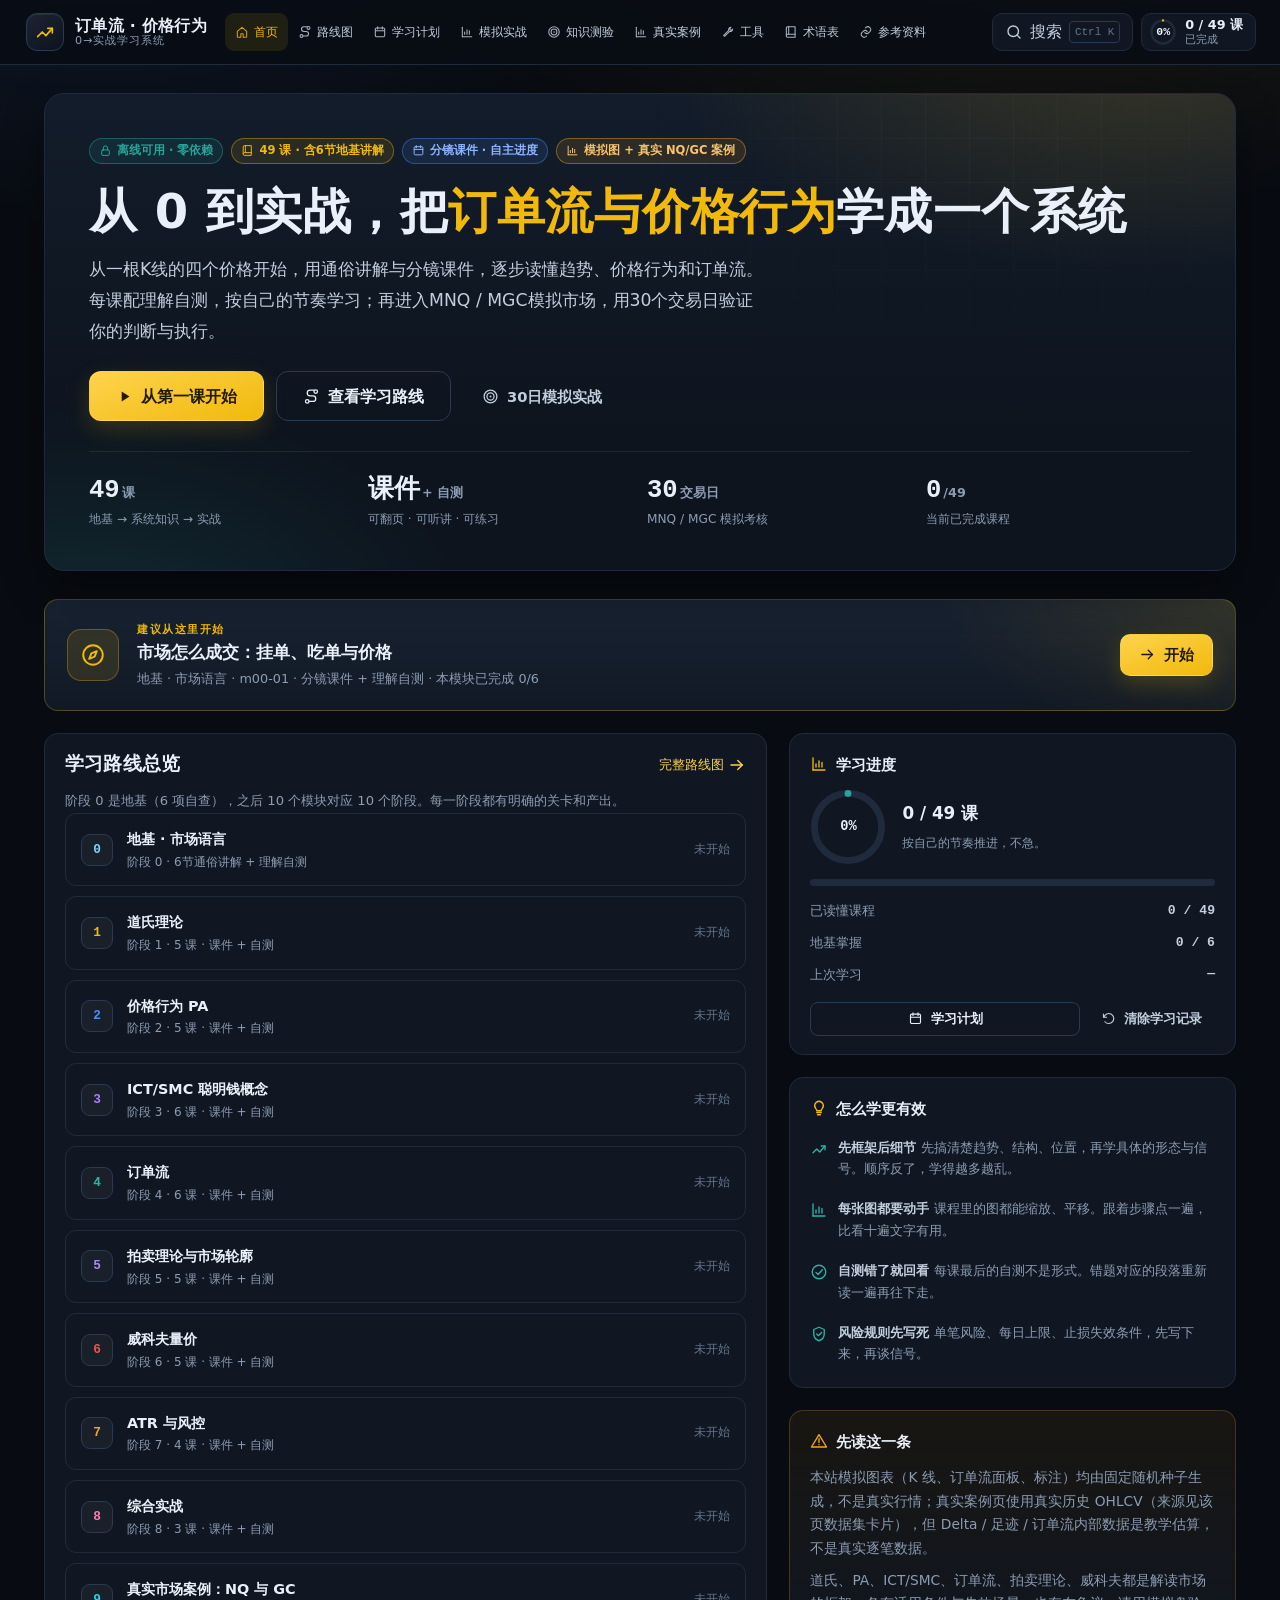
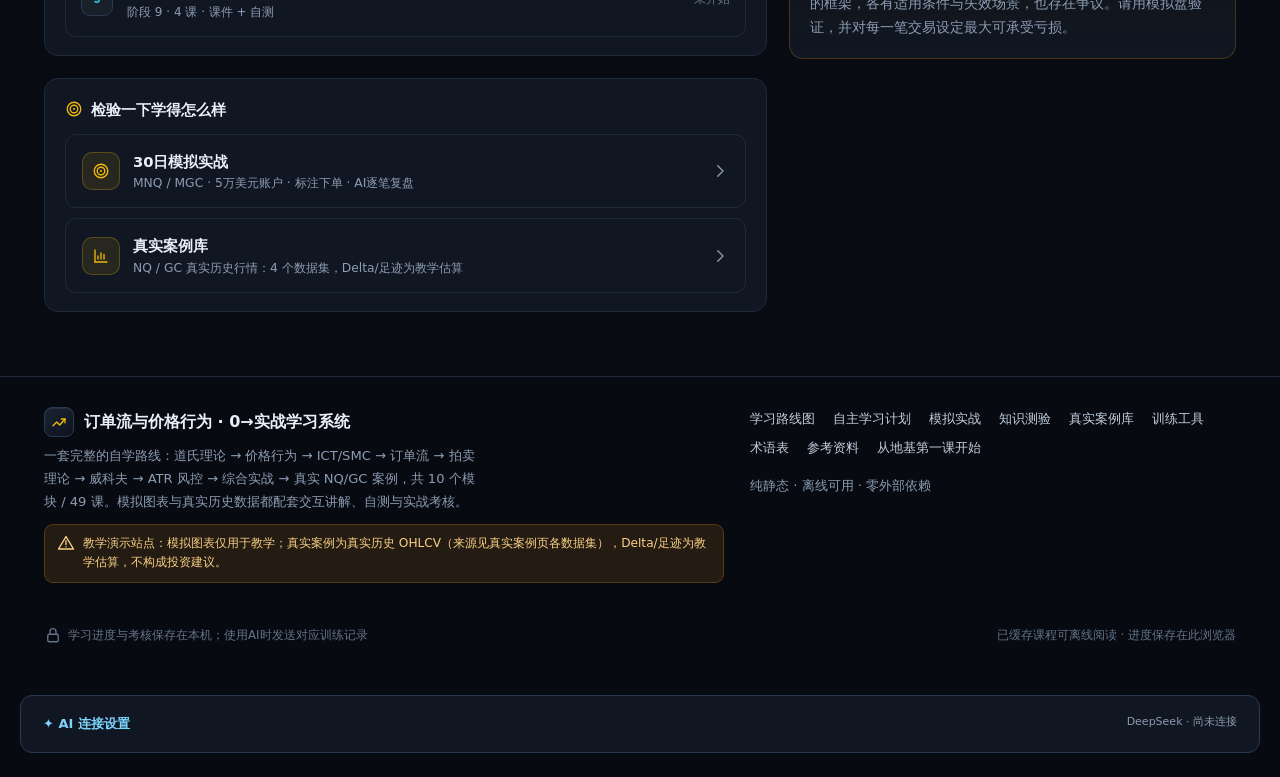
<file: index.html>
<!DOCTYPE html>
<html lang="zh-CN">
<head>
  <meta charset="UTF-8">
  <meta name="viewport" content="width=device-width, initial-scale=1.0, viewport-fit=cover">
  <meta name="description" content="49课订单流学习：地基通俗讲解、分镜课件、自主学习计划，MNQ/MGC 30日模拟交易考核、知识点标注与AI逐笔复盘。">
  <meta name="color-scheme" content="dark">
  <meta name="theme-color" content="#080b11">
  <meta name="apple-mobile-web-app-capable" content="yes">
  <meta name="apple-mobile-web-app-status-bar-style" content="black-translucent">
  <meta name="apple-mobile-web-app-title" content="订单流学习">
  <title>订单流与价格行为 · 0→实战学习系统</title>
  <link rel="icon" href="data:image/svg+xml,%3Csvg xmlns='http://www.w3.org/2000/svg' viewBox='0 0 32 32'%3E%3Crect width='32' height='32' rx='7' fill='%230d1117'/%3E%3Cpath d='M7 21l5-6 4 4 6-8 3 3' stroke='%2326a69a' stroke-width='2.5' fill='none' stroke-linecap='round' stroke-linejoin='round'/%3E%3C/svg%3E">
  <link rel="manifest" href="manifest.webmanifest">
  <link rel="apple-touch-icon" href="assets/icons/apple-touch-icon.png">
  <link rel="stylesheet" href="assets/css/main.css">
  <link rel="stylesheet" href="assets/css/pages.css">
  <link rel="stylesheet" href="assets/css/lab.css">
  <link rel="stylesheet" href="assets/css/course.css">
  <script>
  /* 部署自检兜底：如果部署包不完整/路径多套了一层，页面会卡在“正在加载”；6 秒后显示具体原因与自检入口。 */
  (function () {
    var errors = [];
    window.__LQ_ASSET_ERRORS__ = errors;
    window.addEventListener('error', function (e) {
      var t = e.target;
      if (t && (t.tagName === 'SCRIPT' || t.tagName === 'LINK')) {
        errors.push({ tag: t.tagName, url: t.src || t.href || '' });
      }
    }, true);
    function showDiagnostics() {
      var boot = document.querySelector('.boot-loading');
      if (!boot) return;
      var box = document.createElement('div');
      box.id = 'deploy-diagnostics';
      box.style.cssText = 'max-width:660px;margin:36px auto;padding:20px 22px;border:1px solid #f0b90b;border-radius:12px;background:#141a22;color:#e6e8ea;font:14px/1.75 system-ui,-apple-system,"Segoe UI",sans-serif;text-align:left';
      var h = document.createElement('h2');
      h.textContent = '页面没有正常启动';
      h.style.cssText = 'margin:0 0 10px;color:#f0b90b;font-size:20px';
      box.appendChild(h);
      var p1 = document.createElement('p');
      p1.textContent = '常见原因：部署包不完整（assets 目录没有上传），或压缩包多套了一层文件夹（站点根目录必须直接有 index.html 和 assets/）。';
      box.appendChild(p1);
      var p2 = document.createElement('p');
      p2.textContent = '当前地址：' + location.href;
      box.appendChild(p2);
      if (errors.length) {
        var p3 = document.createElement('p');
        p3.textContent = '加载失败的资源（按 F12 在 Network/Console 也能看到）：';
        box.appendChild(p3);
        var ul = document.createElement('ul');
        ul.style.cssText = 'margin:6px 0 10px 18px;padding:0;word-break:break-all';
        errors.slice(0, 20).forEach(function (item) {
          var li = document.createElement('li');
          li.textContent = item.tag + ' ' + item.url;
          ul.appendChild(li);
        });
        box.appendChild(ul);
      } else {
        var p4 = document.createElement('p');
        p4.textContent = '没有捕获到资源错误，请按 F12 打开 Console 查看第一行报错。';
        box.appendChild(p4);
      }
      var p5 = document.createElement('p');
      p5.style.marginTop = '12px';
      var a = document.createElement('a');
      a.href = 'deploy-check.html';
      a.textContent = '→ 打开部署自检页（逐个检查文件是否上传成功）';
      a.style.cssText = 'color:#f0b90b;font-weight:600';
      p5.appendChild(a);
      box.appendChild(p5);
      boot.innerHTML = '';
      boot.appendChild(box);
      document.title = '加载失败 · 订单流学习系统';
    }
    if (document.readyState === 'loading') {
      document.addEventListener('DOMContentLoaded', function () { setTimeout(showDiagnostics, 6000); });
    } else {
      setTimeout(showDiagnostics, 6000);
    }
  })();
  </script>
</head>
<body>
  <div id="app">
    <a class="skip-link" href="#main-content">跳到主要内容</a>
    <header id="site-header" class="site-header"></header>
    <div class="layout" id="site-layout">
      <aside id="site-sidebar" class="site-sidebar" aria-label="课程目录" hidden></aside>
      <main id="main-content" class="main-content" tabindex="-1">
        <div class="boot-loading">
          <div class="boot-spinner" aria-hidden="true"></div>
          <p>正在加载学习系统…</p>
          <noscript><p>本学习网站需要启用 JavaScript 才能运行。</p></noscript>
        </div>
      </main>
    </div>
    <footer id="site-footer" class="site-footer"></footer>
  </div>
  <div id="toast-root" class="toast-root" aria-live="polite" aria-atomic="true"></div>
  <div id="search-dialog" class="search-dialog" hidden></div>

  <!-- 核心层（Lead 维护，顺序不可改） -->
  <script src="assets/js/core/namespace.js"></script>
  <script src="assets/js/core/inline.js"></script>
  <script src="assets/js/core/store.js"></script>
  <script src="assets/js/core/ai.js"></script>
  <!-- 数据层（Lead 维护） -->
  <script src="assets/js/data/generator.js"></script>
  <script src="assets/js/data/registry.js"></script>
  <script src="assets/js/data/real/nq-gc.js"></script>
  <script src="assets/js/data/scenarios/demo.js"></script>
  <!-- 课程内容（content 维护；新增模块才加文件） -->
  <script src="assets/js/content/m01-dow.js"></script>
  <script src="assets/js/content/m02-pa.js"></script>
  <script src="assets/js/content/m03-ict-smc.js"></script>
  <script src="assets/js/content/m04-orderflow.js"></script>
  <script src="assets/js/content/m05-wyckoff.js"></script>
  <script src="assets/js/content/m06-atr-risk.js"></script>
  <script src="assets/js/content/m07-integration.js"></script>
  <script src="assets/js/content/m08-auction.js"></script>
  <script src="assets/js/content/m09-real-cases.js"></script>
  <script src="assets/js/content/exam-bank.js"></script>
  <script src="assets/js/content/m00-foundation.js"></script>
  <!-- 图表引擎（chart-engineer 维护） -->
  <script src="assets/js/chart/indicators.js"></script>
  <script src="assets/js/chart/overlays.js"></script>
  <script src="assets/js/chart/panels.js"></script>
  <script src="assets/js/chart/engine.js"></script>
  <script src="assets/js/chart/chart.js"></script>
  <script src="assets/js/chart/workbench.js"></script>
  <script src="assets/js/sim/market.js"></script>
  <script src="assets/js/sim/account.js"></script>
  <!-- 应用层（site-engineer 维护；app.js 必须最后） -->
  <script src="assets/js/app/errors.js"></script>
  <script src="assets/js/app/catalog.js"></script>
  <script src="assets/js/app/ui.js"></script>
  <script src="assets/js/app/router.js"></script>
  <script src="assets/js/app/search.js"></script>
  <script src="assets/js/app/screen.js"></script>
  <script src="assets/js/app/slide-visuals.js"></script>
  <script src="assets/js/app/course-player.js"></script>
  <script src="assets/js/app/pages/home.js"></script>
  <script src="assets/js/app/pages/roadmap.js"></script>
  <script src="assets/js/app/pages/plan.js"></script>
  <script src="assets/js/app/pages/module.js"></script>
  <script src="assets/js/app/pages/lesson.js"></script>
  <script src="assets/js/app/pages/exam.js"></script>
  <script src="assets/js/app/pages/simulation.js"></script>
  <script src="assets/js/app/pages/real.js"></script>
  <script src="assets/js/app/pages/tools.js"></script>
  <script src="assets/js/app/pages/glossary.js"></script>
  <script src="assets/js/app/pages/references.js"></script>
  <script src="assets/js/app/pages/notfound.js"></script>
  <script src="assets/js/app/pwa.js"></script>
  <script src="assets/js/app/app.js"></script>
</body>
</html>
</file>
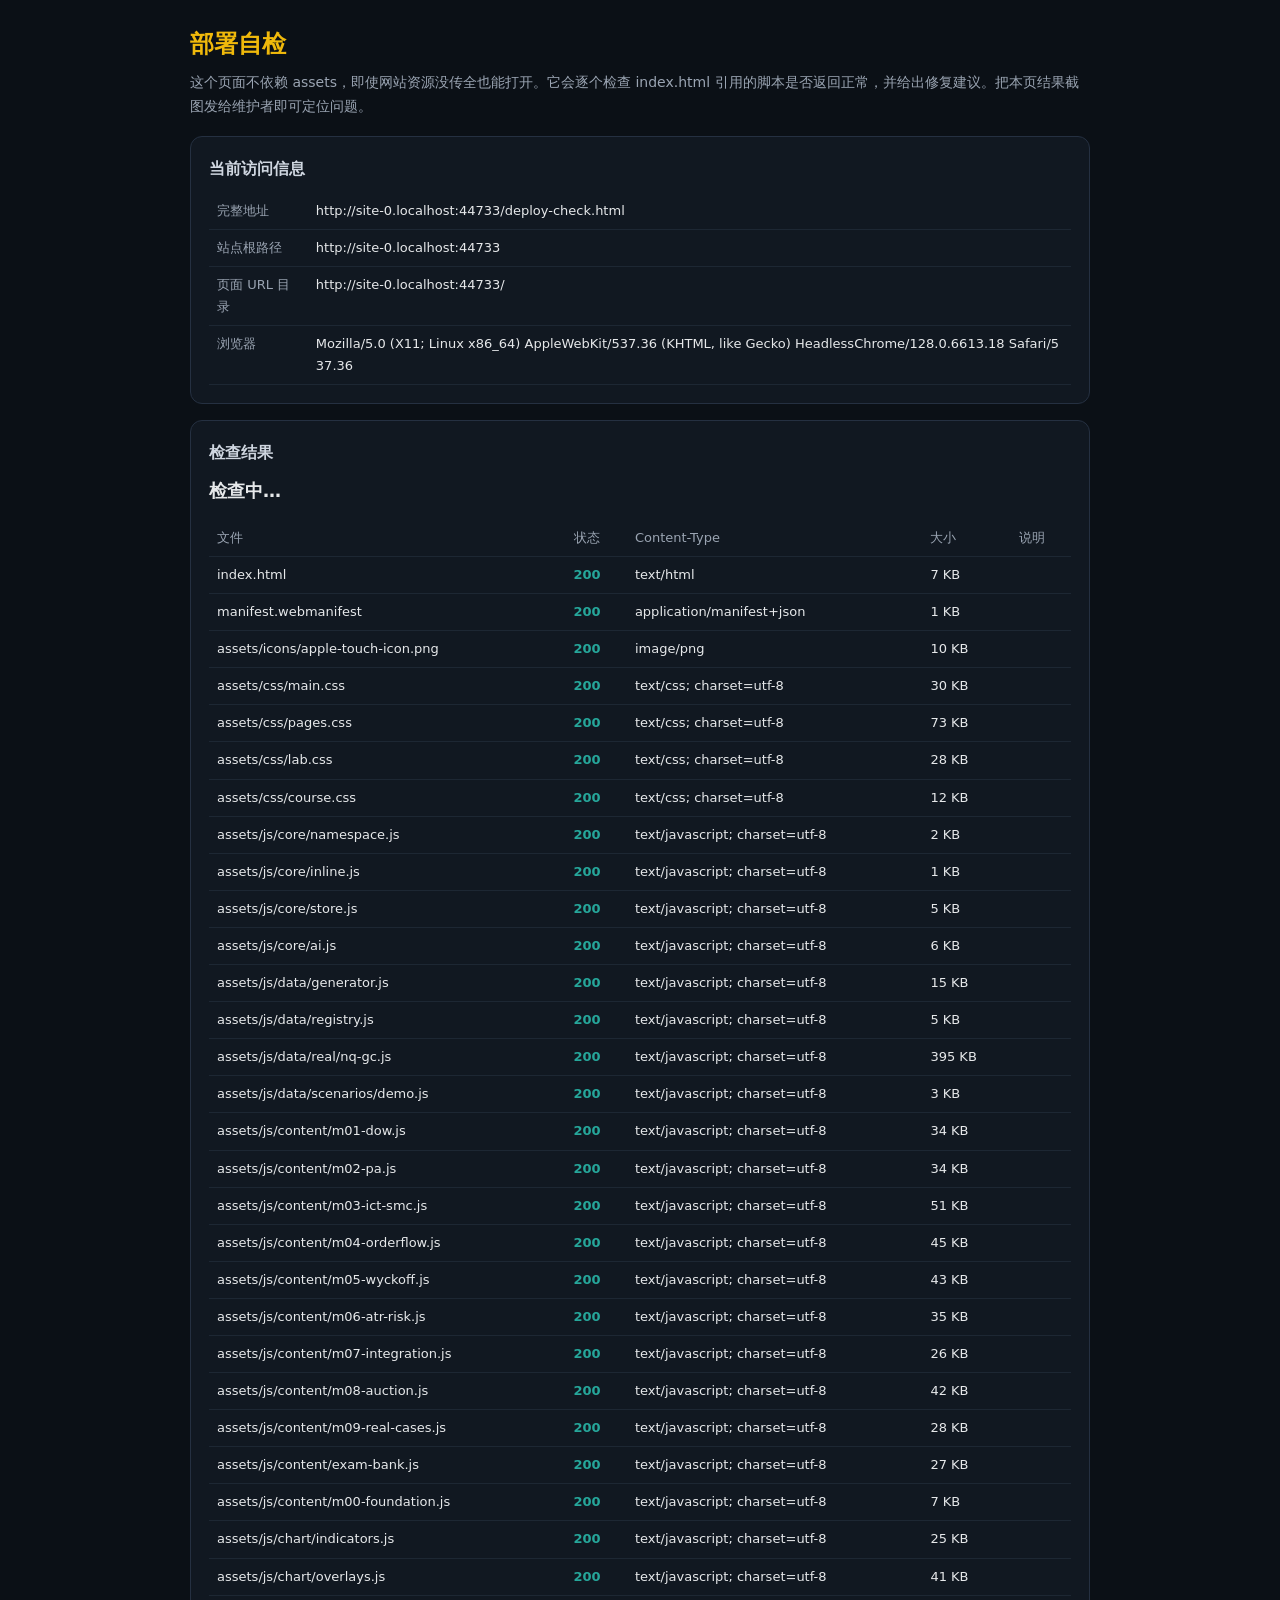
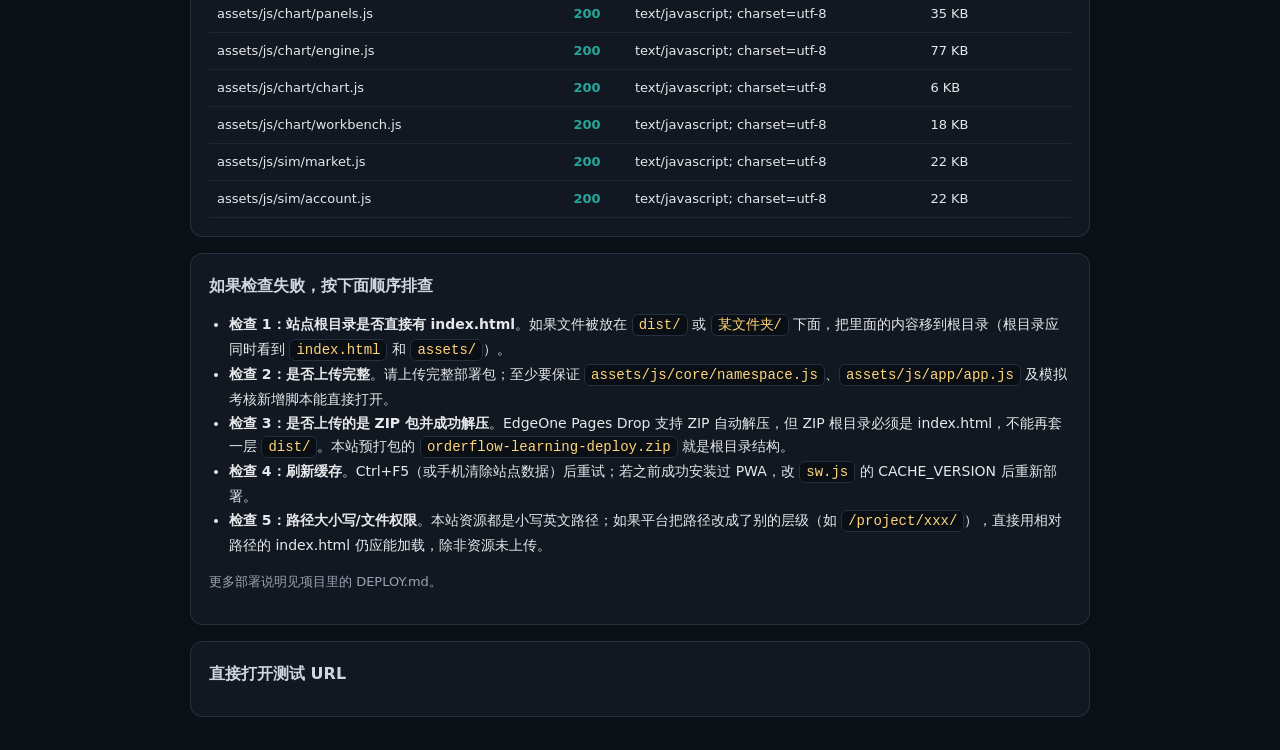
<file: deploy-check.html>
<!DOCTYPE html>
<html lang="zh-CN">
<head>
<meta charset="UTF-8">
<meta name="viewport" content="width=device-width, initial-scale=1.0">
<title>部署自检 · 订单流学习系统</title>
<style>
  :root { color-scheme: dark; }
  * { box-sizing: border-box; }
  body { margin: 0; padding: 24px 16px 60px; background: #0b1016; color: #e6e8ea; font: 14px/1.7 system-ui, -apple-system, "Segoe UI", "Microsoft YaHei", sans-serif; }
  .wrap { max-width: 900px; margin: 0 auto; }
  h1 { font-size: 24px; margin: 0 0 6px; color: #f0b90b; }
  .lead { color: #9aa4b2; margin: 0 0 18px; }
  .card { border: 1px solid #253041; border-radius: 12px; padding: 18px; margin: 0 0 16px; background: #111821; }
  .card h2 { font-size: 16px; margin: 0 0 10px; color: #cfd6e0; }
  code, pre { background: #0a0f15; border: 1px solid #253041; border-radius: 6px; padding: 2px 6px; color: #ffd479; word-break: break-all; }
  pre { padding: 10px 12px; overflow: auto; white-space: pre-wrap; }
  table { width: 100%; border-collapse: collapse; font-size: 13px; }
  th, td { text-align: left; padding: 7px 8px; border-bottom: 1px solid #1d2733; vertical-align: top; word-break: break-all; }
  th { color: #9aa4b2; font-weight: 500; }
  .ok { color: #26a69a; font-weight: 600; }
  .bad { color: #ef5350; font-weight: 600; }
  .warn { color: #f0b90b; font-weight: 600; }
  .hint { color: #9aa4b2; font-size: 13px; }
  .verdict { font-size: 18px; font-weight: 700; margin: 10px 0 4px; }
  ul { padding-left: 20px; }
  a { color: #f0b90b; }
</style>
</head>
<body>
<div class="wrap">
  <h1>部署自检</h1>
  <p class="lead">这个页面不依赖 assets，即使网站资源没传全也能打开。它会逐个检查 index.html 引用的脚本是否返回正常，并给出修复建议。把本页结果截图发给维护者即可定位问题。</p>

  <div class="card">
    <h2>当前访问信息</h2>
    <table>
      <tr><th>完整地址</th><td id="loc"></td></tr>
      <tr><th>站点根路径</th><td id="base"></td></tr>
      <tr><th>页面 URL 目录</th><td id="dir"></td></tr>
      <tr><th>浏览器</th><td id="ua"></td></tr>
    </table>
  </div>

  <div class="card">
    <h2>检查结果</h2>
    <div id="verdict" class="verdict">检查中…</div>
    <p id="summary" class="hint"></p>
    <table id="result-table">
      <thead><tr><th>文件</th><th>状态</th><th>Content-Type</th><th>大小</th><th>说明</th></tr></thead>
      <tbody></tbody>
    </table>
  </div>

  <div class="card">
    <h2>如果检查失败，按下面顺序排查</h2>
    <ul>
      <li><b>检查 1：站点根目录是否直接有 index.html</b>。如果文件被放在 <code>dist/</code> 或 <code>某文件夹/</code> 下面，把里面的内容移到根目录（根目录应同时看到 <code>index.html</code> 和 <code>assets/</code>）。</li>
      <li><b>检查 2：是否上传完整</b>。请上传完整部署包；至少要保证 <code>assets/js/core/namespace.js</code>、<code>assets/js/app/app.js</code> 及模拟考核新增脚本能直接打开。</li>
      <li><b>检查 3：是否上传的是 ZIP 包并成功解压</b>。EdgeOne Pages Drop 支持 ZIP 自动解压，但 ZIP 根目录必须是 index.html，不能再套一层 <code>dist/</code>。本站预打包的 <code>orderflow-learning-deploy.zip</code> 就是根目录结构。</li>
      <li><b>检查 4：刷新缓存</b>。Ctrl+F5（或手机清除站点数据）后重试；若之前成功安装过 PWA，改 <code>sw.js</code> 的 CACHE_VERSION 后重新部署。</li>
      <li><b>检查 5：路径大小写/文件权限</b>。本站资源都是小写英文路径；如果平台把路径改成了别的层级（如 <code>/project/xxx/</code>），直接用相对路径的 index.html 仍应能加载，除非资源未上传。</li>
    </ul>
    <p class="hint">更多部署说明见项目里的 DEPLOY.md。</p>
  </div>

  <div class="card">
    <h2>直接打开测试 URL</h2>
    <div id="links"></div>
  </div>
</div>

<script>
(function () {
  var loc = location.href;
  var dir = loc.replace(/[^/]*$/, '');
  document.getElementById('loc').textContent = loc;
  document.getElementById('dir').textContent = dir;
  document.getElementById('base').textContent = location.origin;
  document.getElementById('ua').textContent = navigator.userAgent;

  var tbody = document.querySelector('#result-table tbody');
  var verdictEl = document.getElementById('verdict');
  var summaryEl = document.getElementById('summary');
  var important = [
    'assets/js/core/namespace.js',
    'assets/js/core/store.js',
    'assets/js/app/app.js',
    'assets/js/app/pages/exam.js',
    'assets/js/app/pages/simulation.js',
    'assets/js/sim/market.js',
    'assets/js/sim/account.js',
    'assets/js/core/ai.js',
    'assets/js/content/m00-foundation.js',
    'assets/js/chart/workbench.js',
    'assets/js/app/course-player.js',
    'assets/js/app/screen.js',
    'assets/js/app/slide-visuals.js',
    'assets/css/course.css',
    'assets/css/lab.css',
    'assets/js/chart/chart.js',
    'assets/js/content/m09-real-cases.js',
    'assets/js/data/real/nq-gc.js',
    'manifest.webmanifest',
    'sw.js',
    'assets/icons/icon-192.png'
  ];

  function escapeText(s) { var d = document.createElement('div'); d.textContent = s; return d.innerHTML; }

  function addRow(label, status, type, size, note) {
    var tr = document.createElement('tr');
    var cls = status >= 200 && status < 300 ? 'ok' : 'bad';
    tr.innerHTML = '<td>' + escapeText(label) + '</td>' +
      '<td class="' + (status === 0 ? 'warn' : cls) + '">' + (status === 0 ? '请求失败' : status) + '</td>' +
      '<td>' + escapeText(type || '-') + '</td>' +
      '<td>' + (size ? (Math.round(size / 1024) + ' KB') : '-') + '</td>' +
      '<td>' + escapeText(note || '') + '</td>';
    tbody.appendChild(tr);
  }

  async function check(url, label) {
    try {
      var resp = await fetch(url, { cache: 'no-store' });
      var text = await resp.clone().text();
      var ct = resp.headers.get('content-type') || '-';
      addRow(label || url, resp.status, ct, text.length, resp.status === 200 ? '' : '文件没找到/未上传');
      return { ok: resp.ok, text: text, url: url };
    } catch (e) {
      addRow(label || url, 0, '-', 0, '请求失败：' + (e && e.message));
      return { ok: false, text: '', url: url };
    }
  }

  (async function () {
    var failed = 0, checked = 0;
    // 1) 先取 index.html，检查它引用的全部本地脚本
    var index = await check(dir + 'index.html', 'index.html');
    if (!index.ok) {
      verdictEl.innerHTML = '<span class="bad">✖ 连 index.html 都打不开：当前地址可能不是站点根目录，或部署未成功。</span>';
      summaryEl.textContent = '请确认你打开的是 EdgeOne/GitCode 分配给你的网站地址（不是控制台预览页），并确认仓库/部署根目录有 index.html。';
      return;
    }
    var refs = [];
    var html = index.text;
    var re = /(?:src|href)\s*=\s*["']([^"']+)["']/g, m;
    while ((m = re.exec(html))) {
      var u = m[1];
      if (/^(https?:|data:|#|\/\/|mailto:)/i.test(u)) continue;
      refs.push(u.replace(/^\.\//, ''));
    }
    refs = Array.from(new Set(refs)).filter(function (u) { return /\.(js|css|webmanifest|png)$/i.test(u); });
    for (var i = 0; i < refs.length; i++) {
      checked++;
      var r = await check(dir + refs[i], refs[i]);
      if (!r.ok) failed++;
    }
    // 2) 再检查几个关键文件
    for (var j = 0; j < important.length; j++) {
      checked++;
      var r2 = await check(dir + important[j], important[j]);
      if (!r2.ok) failed++;
    }
    if (failed === 0) {
      verdictEl.innerHTML = '<span class="ok">✔ 所有资源都能正常访问</span>';
      summaryEl.textContent = '资源完整（共检查 ' + checked + ' 项）。如果首页仍卡在“正在加载”，请 Ctrl+F5 强制刷新；仍不行请按 F12 看 Console 第一行报错并截图反馈。';
    } else {
      verdictEl.innerHTML = '<span class="bad">✖ 有 ' + failed + ' 个文件打不开（共检查 ' + checked + ' 项）</span>';
      summaryEl.textContent = '说明部署包不完整或路径层级不对：站点根目录应直接有 index.html 和 assets/。修复后重新上传完整 zip。';
    }
    // 3) 给出可直接打开的链接
    var links = document.getElementById('links');
    ['index.html', 'assets/js/core/namespace.js', 'manifest.webmanifest', 'sw.js'].forEach(function (p) {
      var a = document.createElement('a');
      a.href = dir + p; a.target = '_blank'; a.rel = 'noopener'; a.textContent = dir + p;
      a.style.display = 'block'; a.style.margin = '4px 0';
      links.appendChild(a);
    });
  })();
})();
</script>
</body>
</html>
</file>
<file: assets/css/main.css>
/* ==========================================================================
   订单流与价格行为 · 0→实战学习系统
   main.css — 设计令牌 / 基础排版 / 站点外壳 / 通用组件
   纯 CSS，无外部字体与图片；深色金融风格；响应式 375 / 768 / 1440
   ========================================================================== */

/* ---------- 设计令牌 ---------- */
:root {
  --bg: #080b11;
  --bg-soft: #0b1018;
  --panel: #101722;
  --panel-2: #141d2b;
  --panel-3: #1a2536;
  --line: #1f2b3d;
  --line-2: #2a3a52;
  --text: #e9f0f9;
  --text-2: #c2cede;
  --muted: #8c9cb3;
  --dim: #64748b;

  --brand: #f0b90b;
  --brand-2: #ffd34d;
  --brand-ink: #231a02;
  --teal: #2bb3a3;
  --bull: #26a69a;
  --bear: #ef5350;
  --info: #4c8dff;
  --warn: #f5a524;
  --danger: #f6465d;

  --ok-bg: rgba(38, 166, 154, 0.12);
  --bad-bg: rgba(239, 83, 80, 0.12);
  --warn-bg: rgba(245, 165, 36, 0.12);
  --info-bg: rgba(76, 141, 255, 0.12);

  --radius-s: 8px;
  --radius: 14px;
  --radius-l: 20px;
  --shadow: 0 18px 40px rgba(0, 0, 0, 0.38);
  --shadow-s: 0 8px 22px rgba(0, 0, 0, 0.28);

  --header-h: 64px;
  --maxw: 1240px;
  --gap: 20px;

  --font-sans: "Segoe UI", "PingFang SC", "Hiragino Sans GB", "Microsoft YaHei",
    "Noto Sans CJK SC", "Source Han Sans SC", system-ui, -apple-system, sans-serif;
  --font-mono: "Cascadia Code", "JetBrains Mono", "SFMono-Regular", Consolas,
    "Liberation Mono", Menlo, monospace;

  --ease: cubic-bezier(0.22, 0.61, 0.36, 1);
}

/* 模块主题色（静态类，避免内联 style） */
.mod-m01 { --mod-accent: #f0b90b; }
.mod-m02 { --mod-accent: #4c8dff; }
.mod-m03 { --mod-accent: #b07cff; }
.mod-m04 { --mod-accent: #2bb3a3; }
.mod-m05 { --mod-accent: #ef5350; }
.mod-m06 { --mod-accent: #f5a524; }
.mod-m07 { --mod-accent: #ff7ab6; }
.mod-m08 { --mod-accent: #a78bfa; }
.mod-m09 { --mod-accent: #22d3ee; }
.mod-real { --mod-accent: #22d3ee; }
.mod-m00 { --mod-accent: #7dd3fc; }
.mod-demo { --mod-accent: #8c9cb3; }

/* ---------- 基础重置 ---------- */
*, *::before, *::after { box-sizing: border-box; }
[hidden] { display: none !important; }

html {
  -webkit-text-size-adjust: 100%;
  scroll-behavior: smooth;
  scrollbar-color: var(--line-2) transparent;
}
@media (prefers-reduced-motion: reduce) {
  html { scroll-behavior: auto; }
  *, *::before, *::after { animation-duration: 0.001ms !important; transition-duration: 0.001ms !important; }
}

body {
  margin: 0;
  min-height: 100vh;
  background:
    radial-gradient(1100px 520px at 82% -12%, rgba(240, 185, 11, 0.09), transparent 62%),
    radial-gradient(900px 500px at 8% -8%, rgba(76, 141, 255, 0.1), transparent 60%),
    var(--bg);
  background-attachment: fixed;
  color: var(--text);
  font-family: var(--font-sans);
  font-size: 16px;
  line-height: 1.72;
  overflow-x: hidden;
  overflow-wrap: break-word;
  -webkit-font-smoothing: antialiased;
  text-rendering: optimizeLegibility;
}

body.drawer-open, body.dialog-open { overflow: hidden; }

h1, h2, h3, h4, h5 {
  margin: 0 0 0.6em;
  line-height: 1.32;
  font-weight: 700;
  letter-spacing: 0.01em;
}
h1 { font-size: clamp(1.85rem, 3.4vw, 2.55rem); }
h2 { font-size: clamp(1.32rem, 2.2vw, 1.62rem); }
h3 { font-size: 1.14rem; }
h4 { font-size: 1rem; }
p { margin: 0 0 1em; }
ul, ol { margin: 0 0 1em; padding-left: 1.35em; }
li { margin: 0.28em 0; }
li::marker { color: var(--muted); }
a { color: var(--brand-2); text-decoration: none; }
a:hover { text-decoration: underline; }
strong { color: #fff; font-weight: 700; }
code {
  font-family: var(--font-mono);
  font-size: 0.9em;
  background: rgba(255, 255, 255, 0.07);
  border: 1px solid var(--line);
  border-radius: 5px;
  padding: 0.08em 0.36em;
  color: #ffe08a;
  overflow-wrap: anywhere;
}
pre { margin: 0 0 1em; }
pre code {
  display: block;
  padding: 16px 18px;
  overflow-x: auto;
  background: #0a0f17;
  border: 1px solid var(--line);
  border-left: 3px solid var(--brand);
  border-radius: var(--radius-s);
  color: var(--text-2);
  line-height: 1.65;
  font-size: 0.9rem;
}
hr { border: 0; border-top: 1px solid var(--line); margin: 28px 0; }
img, svg, canvas { max-width: 100%; }
table { border-collapse: collapse; width: 100%; }
button, input, select, textarea { font: inherit; color: inherit; }

:focus-visible {
  outline: 2px solid var(--brand);
  outline-offset: 2px;
  border-radius: 4px;
}

::selection { background: rgba(240, 185, 11, 0.32); color: #fff; }

/* 滚动条 */
* { scrollbar-width: thin; scrollbar-color: var(--line-2) transparent; }
::-webkit-scrollbar { width: 10px; height: 10px; }
::-webkit-scrollbar-thumb { background: var(--line-2); border-radius: 10px; border: 2px solid var(--bg); }
::-webkit-scrollbar-track { background: transparent; }

/* ---------- 无障碍工具类 ---------- */
.skip-link {
  position: fixed;
  top: -60px;
  left: 12px;
  z-index: 200;
  padding: 10px 16px;
  background: var(--brand);
  color: var(--brand-ink);
  border-radius: 0 0 10px 10px;
  font-weight: 700;
  transition: top 0.18s var(--ease);
}
.skip-link:focus { top: 0; text-decoration: none; }
.sr-only {
  position: absolute !important;
  width: 1px; height: 1px;
  margin: -1px; padding: 0;
  overflow: hidden;
  clip: rect(0 0 0 0);
  clip-path: inset(50%);
  white-space: nowrap;
  border: 0;
}

/* ---------- 图标 ---------- */
.icon {
  width: 18px;
  height: 18px;
  flex: 0 0 auto;
  vertical-align: -3px;
  fill: none;
  stroke: currentColor;
  stroke-width: 1.8;
  stroke-linecap: round;
  stroke-linejoin: round;
}
.icon-lg { width: 22px; height: 22px; }
.icon-xl { width: 28px; height: 28px; }
.icon-fill { fill: currentColor; stroke: none; }

/* ---------- 布局 ---------- */
#app {
  display: flex;
  flex-direction: column;
  min-height: 100vh;
}
.layout {
  width: 100%;
  max-width: var(--maxw);
  margin: 0 auto;
  padding: 28px 24px 64px;
  flex: 1 0 auto;
  display: block;
}
.layout.has-sidebar {
  display: grid;
  grid-template-columns: 272px minmax(0, 1fr);
  gap: 32px;
  align-items: start;
}
.main-content { min-width: 0; }
.main-content:focus { outline: none; }
.page { animation: page-in 0.28s var(--ease); }
@keyframes page-in {
  from { opacity: 0; transform: translateY(6px); }
  to { opacity: 1; transform: none; }
}

/* ---------- 启动占位 ---------- */
.boot-loading {
  min-height: 52vh;
  display: grid;
  place-content: center;
  justify-items: center;
  gap: 14px;
  color: var(--muted);
  text-align: center;
}
.boot-spinner {
  width: 34px; height: 34px;
  border-radius: 50%;
  border: 3px solid var(--line-2);
  border-top-color: var(--brand);
  animation: spin 0.9s linear infinite;
}
@keyframes spin { to { transform: rotate(360deg); } }

/* ==========================================================================
   顶部导航
   ========================================================================== */
.site-header {
  position: sticky;
  top: 0;
  z-index: 60;
  background: rgba(9, 13, 20, 0.86);
  backdrop-filter: blur(14px);
  -webkit-backdrop-filter: blur(14px);
  border-bottom: 1px solid var(--line);
}
.header-inner {
  max-width: var(--maxw);
  margin: 0 auto;
  min-height: var(--header-h);
  padding: 0 24px;
  display: flex;
  align-items: center;
  gap: 22px;
}
.brand {
  display: inline-flex;
  align-items: center;
  gap: 11px;
  color: var(--text);
  text-decoration: none;
  flex: 0 0 auto;
  padding: 6px 2px;
  border-radius: 10px;
}
.brand:hover { text-decoration: none; }
.brand-logo {
  width: 38px; height: 38px;
  border-radius: 11px;
  display: grid;
  place-items: center;
  background: linear-gradient(145deg, #1b2434, #0d131d);
  border: 1px solid var(--line-2);
  color: var(--brand);
  box-shadow: inset 0 1px 0 rgba(255, 255, 255, 0.06);
}
.brand-logo .icon { width: 22px; height: 22px; }
.brand-text { display: flex; flex-direction: column; line-height: 1.15; }
.brand-name { font-weight: 800; font-size: 0.98rem; letter-spacing: 0.02em; }
.brand-sub { font-size: 0.7rem; color: var(--muted); letter-spacing: 0.08em; text-transform: uppercase; }

.main-nav { display: flex; align-items: center; gap: 2px; flex: 1 1 auto; min-width: 0; }
.nav-link {
  position: relative;
  display: inline-flex;
  align-items: center;
  gap: 6px;
  padding: 9px 12px;
  border-radius: 9px;
  color: var(--text-2);
  font-size: 0.9rem;
  font-weight: 500;
  white-space: nowrap;
  transition: background 0.16s var(--ease), color 0.16s var(--ease);
}
.nav-link:hover { background: rgba(255, 255, 255, 0.06); color: var(--text); text-decoration: none; }
.nav-link[aria-current="page"] { color: var(--brand); background: rgba(240, 185, 11, 0.1); }
.nav-link .icon { width: 16px; height: 16px; opacity: 0.85; }

.header-actions { display: flex; align-items: center; gap: 8px; flex: 0 0 auto; margin-left: auto; }

.icon-btn {
  display: inline-flex;
  align-items: center;
  justify-content: center;
  gap: 7px;
  height: 38px;
  padding: 0 12px;
  border: 1px solid var(--line);
  border-radius: 10px;
  background: var(--panel);
  color: var(--text-2);
  cursor: pointer;
  transition: border-color 0.16s var(--ease), background 0.16s var(--ease), color 0.16s var(--ease);
}
.icon-btn:hover { border-color: var(--line-2); color: var(--text); background: var(--panel-2); }
.icon-btn .kbd {
  font-family: var(--font-mono);
  font-size: 0.68rem;
  color: var(--dim);
  border: 1px solid var(--line-2);
  border-radius: 4px;
  padding: 1px 5px;
}

.header-progress {
  display: inline-flex;
  align-items: center;
  gap: 9px;
  height: 38px;
  padding: 0 12px 0 8px;
  border: 1px solid var(--line);
  border-radius: 10px;
  background: var(--panel);
  color: var(--text-2);
  text-decoration: none;
  font-size: 0.8rem;
}
.header-progress:hover { border-color: var(--line-2); text-decoration: none; color: var(--text); }
.header-progress .progress-ring { width: 26px; height: 26px; }
.header-progress .ring-text { font-size: 0.55rem; }
.header-progress-label { line-height: 1.1; }
.header-progress-label b { display: block; font-size: 0.8rem; color: var(--text); }
.header-progress-label span { font-size: 0.66rem; color: var(--muted); }

.menu-btn { display: none; }

/* ---------- 移动端抽屉 ---------- */
.drawer-backdrop {
  position: fixed;
  inset: 0;
  z-index: 90;
  background: rgba(2, 5, 9, 0.62);
  backdrop-filter: blur(2px);
  border: 0;
  padding: 0;
  cursor: pointer;
}
.nav-drawer {
  position: fixed;
  top: 0;
  right: 0;
  bottom: 0;
  z-index: 100;
  width: min(86vw, 340px);
  display: none;
  flex-direction: column;
  gap: 6px;
  padding: 20px 18px 28px;
  background: linear-gradient(180deg, #0e1520, #0a0f17);
  border-left: 1px solid var(--line-2);
  box-shadow: -24px 0 60px rgba(0, 0, 0, 0.5);
  overflow-y: auto;
}
.nav-drawer.is-open {
  display: flex;
  animation: drawer-in 0.24s var(--ease);
}
@keyframes drawer-in {
  from { transform: translateX(100%); }
  to { transform: none; }
}
.drawer-head {
  display: flex;
  align-items: center;
  justify-content: space-between;
  gap: 12px;
  padding-bottom: 14px;
  margin-bottom: 8px;
  border-bottom: 1px solid var(--line);
}
.drawer-title { font-weight: 700; font-size: 0.95rem; color: var(--text); }
.drawer-nav { display: flex; flex-direction: column; gap: 4px; }
.drawer-link {
  display: flex;
  align-items: center;
  gap: 11px;
  padding: 12px 13px;
  border-radius: 10px;
  color: var(--text-2);
  font-size: 0.95rem;
  border: 1px solid transparent;
}
.drawer-link:hover { background: rgba(255, 255, 255, 0.06); text-decoration: none; color: var(--text); }
.drawer-link[aria-current="page"] {
  color: var(--brand);
  background: rgba(240, 185, 11, 0.1);
  border-color: rgba(240, 185, 11, 0.24);
}
.drawer-link .icon { color: var(--muted); }
.drawer-link[aria-current="page"] .icon { color: var(--brand); }
.drawer-meta {
  margin-top: auto;
  padding-top: 18px;
  border-top: 1px solid var(--line);
  display: grid;
  gap: 12px;
}
.drawer-progress {
  display: flex;
  align-items: center;
  gap: 12px;
  padding: 12px;
  border: 1px solid var(--line);
  border-radius: 12px;
  background: var(--panel);
  font-size: 0.82rem;
  color: var(--muted);
}
.drawer-progress .progress-ring { width: 40px; height: 40px; }
.drawer-tip { font-size: 0.72rem; color: var(--dim); line-height: 1.6; }

/* ==========================================================================
   侧栏（课程页本模块目录）
   ========================================================================== */
.site-sidebar {
  position: sticky;
  top: calc(var(--header-h) + 24px);
  max-height: calc(100vh - var(--header-h) - 48px);
  overflow-y: auto;
  padding: 18px;
  background: linear-gradient(180deg, var(--panel), rgba(16, 23, 34, 0.6));
  border: 1px solid var(--line);
  border-radius: var(--radius);
  box-shadow: var(--shadow-s);
}
.sidebar-head { display: flex; align-items: center; gap: 10px; margin-bottom: 4px; }
.sidebar-eyebrow { font-size: 0.68rem; letter-spacing: 0.14em; text-transform: uppercase; color: var(--dim); }
.sidebar-title { font-size: 0.98rem; font-weight: 700; margin: 0; line-height: 1.35; }
.sidebar-progress { margin: 12px 0 14px; }
.sidebar-lessons { list-style: none; margin: 0; padding: 0; display: flex; flex-direction: column; gap: 3px; }
.sidebar-lesson a {
  display: flex;
  align-items: flex-start;
  gap: 9px;
  padding: 9px 10px;
  border-radius: 9px;
  color: var(--text-2);
  font-size: 0.86rem;
  line-height: 1.45;
  border: 1px solid transparent;
}
.sidebar-lesson a:hover { background: rgba(255, 255, 255, 0.05); text-decoration: none; color: var(--text); }
.sidebar-lesson .lesson-index {
  flex: 0 0 auto;
  width: 20px;
  font-family: var(--font-mono);
  font-size: 0.72rem;
  color: var(--dim);
  padding-top: 1px;
}
.sidebar-lesson .lesson-name { flex: 1 1 auto; min-width: 0; }
.sidebar-lesson.is-current a {
  background: rgba(240, 185, 11, 0.1);
  border-color: rgba(240, 185, 11, 0.3);
  color: var(--brand-2);
  font-weight: 600;
}
.sidebar-lesson.is-current .lesson-index { color: var(--brand); }
.sidebar-lesson.is-done .lesson-index::after {
  content: "✓";
  color: var(--bull);
  margin-left: 1px;
}
.sidebar-lesson.is-done .lesson-name { color: var(--text-2); }
.sidebar-back {
  display: inline-flex;
  align-items: center;
  gap: 6px;
  font-size: 0.8rem;
  color: var(--muted);
  margin-bottom: 10px;
}
.sidebar-back:hover { color: var(--brand-2); }
.sidebar-note { margin-top: 14px; font-size: 0.72rem; color: var(--dim); line-height: 1.55; }
.sidebar-toggle { display: none; }

/* ==========================================================================
   页脚
   ========================================================================== */
.site-footer {
  border-top: 1px solid var(--line);
  background: rgba(8, 11, 17, 0.7);
  flex: 0 0 auto;
}
.footer-inner {
  max-width: var(--maxw);
  margin: 0 auto;
  padding: 30px 24px 36px;
  display: grid;
  grid-template-columns: minmax(0, 1.4fr) minmax(0, 1fr);
  gap: 26px;
  align-items: start;
}
.footer-brand { display: flex; align-items: center; gap: 10px; margin-bottom: 8px; font-weight: 700; }
.footer-brand .brand-logo { width: 30px; height: 30px; border-radius: 8px; }
.footer-brand .brand-logo .icon { width: 18px; height: 18px; }
.footer-desc { color: var(--muted); font-size: 0.82rem; line-height: 1.75; margin: 0 0 10px; max-width: 52ch; }
.footer-disclaimer {
  display: inline-flex;
  align-items: flex-start;
  gap: 8px;
  padding: 9px 12px;
  border-radius: 9px;
  border: 1px solid rgba(245, 165, 36, 0.24);
  background: var(--warn-bg);
  color: #f8cf85;
  font-size: 0.76rem;
  line-height: 1.6;
}
.footer-links { display: flex; flex-wrap: wrap; gap: 6px 18px; justify-content: flex-start; }
.footer-links a { color: var(--text-2); font-size: 0.84rem; }
.footer-links a:hover { color: var(--brand-2); }
.footer-bottom {
  margin-top: 6px;
  max-width: var(--maxw);
  margin-left: auto;
  margin-right: auto;
  padding: 0 24px 26px;
  color: var(--dim);
  font-size: 0.74rem;
  display: flex;
  flex-wrap: wrap;
  gap: 6px 16px;
  justify-content: space-between;
}
.footer-bottom span { display: inline-flex; align-items: center; gap: 6px; }

/* ==========================================================================
   按钮 / 徽章 / 标签 / 卡片
   ========================================================================== */
.btn {
  display: inline-flex;
  align-items: center;
  justify-content: center;
  gap: 8px;
  min-height: 42px;
  padding: 9px 18px;
  border-radius: 10px;
  border: 1px solid transparent;
  background: var(--panel-2);
  color: var(--text);
  font-size: 0.92rem;
  font-weight: 600;
  line-height: 1.2;
  cursor: pointer;
  text-decoration: none;
  transition: transform 0.12s var(--ease), background 0.16s var(--ease), border-color 0.16s var(--ease), color 0.16s var(--ease), box-shadow 0.16s var(--ease);
  white-space: normal;
  text-align: center;
  max-width: 100%;
}
.btn:hover { text-decoration: none; transform: translateY(-1px); }
.btn:active { transform: none; }
.btn:disabled, .btn[aria-disabled="true"] { opacity: 0.45; cursor: not-allowed; transform: none; }
.btn .icon { width: 17px; height: 17px; }

.btn-primary {
  background: linear-gradient(160deg, var(--brand-2), var(--brand));
  color: var(--brand-ink);
  border-color: rgba(255, 255, 255, 0.14);
  box-shadow: 0 8px 22px rgba(240, 185, 11, 0.18);
}
.btn-primary:hover { background: linear-gradient(160deg, #ffdd6b, #f5c522); box-shadow: 0 10px 26px rgba(240, 185, 11, 0.28); }
.btn-outline { background: transparent; border-color: var(--line-2); color: var(--text); }
.btn-outline:hover { border-color: var(--brand); color: var(--brand-2); background: rgba(240, 185, 11, 0.06); }
.btn-ghost { background: transparent; color: var(--text-2); }
.btn-ghost:hover { background: rgba(255, 255, 255, 0.06); color: var(--text); }
.btn-sm { min-height: 34px; padding: 6px 12px; font-size: 0.82rem; border-radius: 8px; }
.btn-sm .icon { width: 15px; height: 15px; }
.btn-lg { min-height: 50px; padding: 13px 26px; font-size: 1rem; border-radius: 12px; }
.btn-block { width: 100%; }
.btn.is-done {
  background: var(--ok-bg);
  border-color: rgba(38, 166, 154, 0.5);
  color: var(--bull);
  box-shadow: none;
}

.badge {
  display: inline-flex;
  align-items: center;
  gap: 5px;
  padding: 2px 9px;
  border-radius: 999px;
  border: 1px solid var(--line-2);
  background: rgba(255, 255, 255, 0.04);
  color: var(--text-2);
  font-size: 0.72rem;
  font-weight: 600;
  line-height: 1.7;
  white-space: nowrap;
}
.badge-muted { color: var(--muted); }
.badge-brand { color: var(--brand); border-color: rgba(240, 185, 11, 0.4); background: rgba(240, 185, 11, 0.1); }
.badge-bull { color: var(--bull); border-color: rgba(38, 166, 154, 0.42); background: var(--ok-bg); }
.badge-bear { color: var(--bear); border-color: rgba(239, 83, 80, 0.42); background: var(--bad-bg); }
.badge-info { color: #8db4ff; border-color: rgba(76, 141, 255, 0.4); background: var(--info-bg); }
.badge-warn { color: #f8c46b; border-color: rgba(245, 165, 36, 0.42); background: var(--warn-bg); }
.badge .icon { width: 13px; height: 13px; }

.chip {
  display: inline-flex;
  align-items: center;
  gap: 7px;
  padding: 7px 13px;
  border-radius: 999px;
  border: 1px solid var(--line);
  background: var(--panel);
  color: var(--text-2);
  font-size: 0.82rem;
  cursor: pointer;
  transition: all 0.16s var(--ease);
}
.chip:hover { border-color: var(--line-2); color: var(--text); }
.chip[aria-pressed="true"], .chip.is-active {
  color: var(--brand-ink);
  background: var(--brand);
  border-color: var(--brand);
  font-weight: 700;
}
.chip-count { font-family: var(--font-mono); font-size: 0.7rem; opacity: 0.7; }
.chip-row { display: flex; flex-wrap: wrap; gap: 8px; }

.card {
  background: linear-gradient(180deg, var(--panel), rgba(16, 23, 34, 0.72));
  border: 1px solid var(--line);
  border-radius: var(--radius);
  padding: 22px;
  box-shadow: var(--shadow-s);
}
.card-hover { transition: border-color 0.18s var(--ease), transform 0.18s var(--ease), box-shadow 0.18s var(--ease); }
.card-hover:hover { border-color: var(--line-2); transform: translateY(-2px); box-shadow: var(--shadow); }

.panel {
  border: 1px solid var(--line);
  border-radius: var(--radius);
  background: var(--panel);
  padding: 18px 20px;
}
.panel-title { display: flex; align-items: center; gap: 8px; font-weight: 700; font-size: 0.92rem; margin: 0 0 12px; color: var(--text); }
.panel-title .icon { color: var(--brand); }

/* ---------- 进度 ---------- */
.progress {
  position: relative;
  height: 7px;
  border-radius: 999px;
  background: var(--line);
  overflow: hidden;
}
.progress > span {
  display: block;
  height: 100%;
  width: 0;
  border-radius: inherit;
  background: linear-gradient(90deg, var(--teal), var(--brand));
  transition: width 0.4s var(--ease);
}
.progress.thin { height: 5px; }
.progress-meta { display: flex; align-items: baseline; justify-content: space-between; gap: 10px; font-size: 0.76rem; color: var(--muted); margin-top: 7px; }
.progress-meta b { color: var(--text-2); font-family: var(--font-mono); font-weight: 600; }

.progress-ring { display: inline-block; position: relative; width: 64px; height: 64px; }
.progress-ring svg { display: block; width: 100%; height: 100%; transform: rotate(-90deg); }
.progress-ring .ring-bg { fill: none; stroke: var(--line); }
.progress-ring .ring-fg {
  fill: none;
  stroke: var(--brand);
  stroke-linecap: round;
  transition: stroke-dasharray 0.5s var(--ease);
}
.progress-ring .ring-text {
  position: absolute;
  inset: 0;
  display: grid;
  place-items: center;
  font-family: var(--font-mono);
  font-size: 0.72rem;
  font-weight: 700;
  color: var(--text);
}
.ring-bull .ring-fg { stroke: var(--bull); }

/* ---------- 空状态 / 降级提示 ---------- */
.empty {
  display: grid;
  justify-items: center;
  gap: 8px;
  padding: 40px 22px;
  text-align: center;
  border: 1px dashed var(--line-2);
  border-radius: var(--radius);
  background: rgba(255, 255, 255, 0.015);
  color: var(--muted);
}
.empty .icon { width: 30px; height: 30px; color: var(--dim); }
.empty-title { font-weight: 700; color: var(--text-2); font-size: 0.98rem; }
.empty-text { font-size: 0.84rem; max-width: 46ch; line-height: 1.7; }

.notice {
  display: flex;
  gap: 10px;
  align-items: flex-start;
  padding: 13px 15px;
  border-radius: var(--radius-s);
  border: 1px solid rgba(76, 141, 255, 0.28);
  background: var(--info-bg);
  color: #b9cdf5;
  font-size: 0.85rem;
  line-height: 1.68;
  margin-bottom: 20px;
}
.notice .icon { margin-top: 3px; color: #8db4ff; }
.notice-warn { border-color: rgba(245, 165, 36, 0.3); background: var(--warn-bg); color: #f3d29a; }
.notice-warn .icon { color: var(--warn); }
.notice-ok { border-color: rgba(38, 166, 154, 0.3); background: var(--ok-bg); color: #a9dfd9; }
.notice-ok .icon { color: var(--bull); }

/* ---------- Toast ---------- */
.toast-root {
  position: fixed;
  left: 50%;
  bottom: 26px;
  transform: translateX(-50%);
  z-index: 160;
  display: flex;
  flex-direction: column;
  align-items: center;
  gap: 8px;
  pointer-events: none;
  width: min(92vw, 480px);
}
.toast {
  display: flex;
  align-items: center;
  gap: 9px;
  max-width: 100%;
  padding: 11px 16px;
  border-radius: 11px;
  background: #1b2637;
  border: 1px solid var(--line-2);
  color: var(--text);
  font-size: 0.86rem;
  box-shadow: var(--shadow);
  animation: toast-in 0.22s var(--ease);
  pointer-events: auto;
}
.toast .icon { color: var(--bull); }
.toast.is-leaving { animation: toast-out 0.2s var(--ease) forwards; }
.toast-bad { border-color: rgba(239, 83, 80, 0.45); }
.toast-bad .icon { color: var(--bear); }
@keyframes toast-in { from { opacity: 0; transform: translateY(10px) scale(0.98); } }
@keyframes toast-out { to { opacity: 0; transform: translateY(8px); } }

/* ---------- 搜索对话框 ---------- */
.search-dialog {
  position: fixed;
  inset: 0;
  z-index: 150;
  display: grid;
  place-items: start center;
  padding: min(12vh, 110px) 18px 24px;
  background: rgba(3, 6, 10, 0.7);
  backdrop-filter: blur(4px);
}
.search-panel {
  width: min(100%, 660px);
  border: 1px solid var(--line-2);
  border-radius: var(--radius);
  background: #0d141e;
  box-shadow: var(--shadow);
  overflow: hidden;
  animation: dialog-in 0.2s var(--ease);
}
@keyframes dialog-in { from { opacity: 0; transform: translateY(-8px); } }
.search-head {
  display: flex;
  align-items: center;
  gap: 11px;
  padding: 14px 16px;
  border-bottom: 1px solid var(--line);
}
.search-head .icon { color: var(--muted); }
.search-input {
  flex: 1 1 auto;
  min-width: 0;
  border: 0;
  background: transparent;
  color: var(--text);
  font-size: 1rem;
  outline: none;
}
.search-input::placeholder { color: var(--dim); }
.search-close { flex: 0 0 auto; }
.search-results {
  max-height: min(58vh, 460px);
  overflow-y: auto;
  padding: 8px;
}
.search-group-label {
  font-size: 0.68rem;
  letter-spacing: 0.12em;
  text-transform: uppercase;
  color: var(--dim);
  padding: 10px 10px 5px;
}
.search-result {
  display: flex;
  align-items: center;
  gap: 11px;
  width: 100%;
  padding: 10px 11px;
  border: 1px solid transparent;
  border-radius: 9px;
  background: transparent;
  color: var(--text-2);
  text-align: left;
  cursor: pointer;
}
.search-result:hover, .search-result.is-active {
  background: rgba(255, 255, 255, 0.06);
  border-color: var(--line);
  color: var(--text);
  text-decoration: none;
}
.search-result .icon { color: var(--muted); }
.search-result-main { flex: 1 1 auto; min-width: 0; }
.search-result-title { display: block; font-size: 0.9rem; font-weight: 600; color: var(--text); }
.search-result-sub { display: block; font-size: 0.75rem; color: var(--muted); overflow: hidden; text-overflow: ellipsis; white-space: nowrap; }
.search-result-type { flex: 0 0 auto; font-size: 0.68rem; color: var(--dim); border: 1px solid var(--line); border-radius: 5px; padding: 1px 6px; }
.search-empty { padding: 34px 18px; text-align: center; color: var(--muted); font-size: 0.88rem; }
.search-foot {
  display: flex;
  gap: 16px;
  align-items: center;
  padding: 10px 16px;
  border-top: 1px solid var(--line);
  color: var(--dim);
  font-size: 0.72rem;
}
.search-foot kbd {
  font-family: var(--font-mono);
  border: 1px solid var(--line-2);
  border-radius: 4px;
  padding: 0 5px;
  margin-right: 4px;
}

/* ---------- 通用工具类 ---------- */
.muted { color: var(--muted); }
.dim { color: var(--dim); }
.nowrap { white-space: nowrap; }
.mt-0 { margin-top: 0; }
.mb-0 { margin-bottom: 0; }
.mt-8 { margin-top: 8px; }
.mt-16 { margin-top: 16px; }
.mt-24 { margin-top: 24px; }
.mt-32 { margin-top: 32px; }
.mb-8 { margin-bottom: 8px; }
.mb-16 { margin-bottom: 16px; }
.mb-24 { margin-bottom: 24px; }
.flex { display: flex; }
.flex-wrap { flex-wrap: wrap; }
.items-center { align-items: center; }
.items-start { align-items: flex-start; }
.justify-between { justify-content: space-between; }
.gap-6 { gap: 6px; }
.gap-8 { gap: 8px; }
.gap-10 { gap: 10px; }
.gap-12 { gap: 12px; }
.gap-16 { gap: 16px; }
.grow { flex: 1 1 auto; min-width: 0; }
.hidden { display: none !important; }
.clamp-2 { display: -webkit-box; -webkit-line-clamp: 2; -webkit-box-orient: vertical; overflow: hidden; }
.clamp-3 { display: -webkit-box; -webkit-line-clamp: 3; -webkit-box-orient: vertical; overflow: hidden; }
.text-sm { font-size: 0.86rem; }
.text-xs { font-size: 0.76rem; }
.mono { font-family: var(--font-mono); }

/* ---------- 页面通用标题区 ---------- */
.page-head { margin-bottom: 28px; }
.eyebrow {
  display: inline-flex;
  align-items: center;
  gap: 7px;
  font-size: 0.72rem;
  letter-spacing: 0.16em;
  text-transform: uppercase;
  color: var(--brand);
  font-weight: 700;
  margin-bottom: 10px;
}
.eyebrow::before {
  content: "";
  width: 20px;
  height: 2px;
  border-radius: 2px;
  background: var(--brand);
}
.page-title { margin: 0 0 8px; }
.page-lead { color: var(--muted); font-size: 0.95rem; max-width: 68ch; margin: 0; line-height: 1.75; }

/* ---------- 面包屑 ---------- */
.breadcrumb {
  display: flex;
  flex-wrap: wrap;
  align-items: center;
  gap: 6px;
  font-size: 0.78rem;
  color: var(--dim);
  margin-bottom: 16px;
}
.breadcrumb a { color: var(--muted); }
.breadcrumb a:hover { color: var(--brand-2); }
.breadcrumb .sep { color: var(--line-2); }
.breadcrumb [aria-current="page"] { color: var(--text-2); }

/* ==========================================================================
   响应式：≤1080 收侧栏 / ≤900 切抽屉 / ≤640 单列
   ========================================================================== */
@media (max-width: 1080px) {
  .layout.has-sidebar { grid-template-columns: 238px minmax(0, 1fr); gap: 24px; }
  .nav-link { padding: 9px 9px; font-size: 0.86rem; }
  .nav-link .icon { display: none; }
  .header-inner { gap: 14px; padding: 0 18px; }
}

@media (max-width: 900px) {
  .main-nav { display: none; }
  .menu-btn { display: inline-flex; }
  .header-progress-label { display: none; }
  .layout, .layout.has-sidebar {
    display: block;
    padding: 20px 18px 52px;
  }
  .layout.has-sidebar .site-sidebar {
    position: static;
    max-height: none;
    margin-bottom: 18px;
  }
  .site-sidebar { display: none; }
  .layout.has-sidebar .site-sidebar.mobile-open { display: block; }
  .sidebar-toggle { display: inline-flex; }
  .footer-inner { grid-template-columns: 1fr; gap: 20px; }
  .toast-root { bottom: 18px; }
}

@media (max-width: 640px) {
  body { font-size: 15px; }
  .badge { white-space: normal; }
  .hero-title .hl { white-space: normal; }
  .btn { white-space: normal; }
  .header-inner { padding: 0 14px; min-height: 58px; }
  .brand-sub { display: none; }
  .brand-logo { width: 34px; height: 34px; }
  .header-actions { gap: 6px; }
  .icon-btn .kbd { display: none; }
  .header-progress { padding: 0 8px; }
  .layout, .layout.has-sidebar { padding: 18px 14px 44px; }
  .footer-inner { padding: 24px 16px 28px; }
  .footer-bottom { padding: 0 16px 22px; }
  .page-head { margin-bottom: 20px; }
  .card { padding: 17px; border-radius: 12px; }
  .panel { padding: 15px 16px; }
  .btn-lg { min-height: 46px; padding: 11px 20px; font-size: 0.95rem; }
  .search-dialog { padding: 8vh 12px 16px; }
  .header-progress .progress-ring { width: 24px; height: 24px; }
}

@media (max-width: 400px) {
  .brand-name { font-size: 0.9rem; }
  .header-actions .icon-btn span { display: none; }
  .header-actions .icon-btn { padding: 0 10px; }
}

/* 打印（可选，简单适配） */
@media print {
  .site-header, .site-footer, .site-sidebar, .toast-root, .search-dialog, .drawer-backdrop, .nav-drawer { display: none !important; }
  body { background: #fff; color: #111; }
  .layout { display: block; padding: 0; }
}
</file>
<file: assets/css/pages.css>
/* ==========================================================================
   pages.css — 各页面与业务组件样式
   首页 / 路线图 / 学习计划 / 模块页 / 课程页 / 工具页 / 术语表 / 参考资料 / 404
   ========================================================================== */

/* ==========================================================================
   首页
   ========================================================================== */
.home-hero {
  position: relative;
  overflow: hidden;
  border: 1px solid var(--line);
  border-radius: var(--radius-l);
  padding: 44px 44px 40px;
  background:
    radial-gradient(720px 340px at 92% -10%, rgba(240, 185, 11, 0.16), transparent 66%),
    radial-gradient(620px 360px at 4% 110%, rgba(43, 179, 163, 0.12), transparent 60%),
    linear-gradient(180deg, #131c2a, #0d141e 72%);
  box-shadow: var(--shadow);
  margin-bottom: 28px;
}
.home-hero::after {
  content: "";
  position: absolute;
  inset: 0;
  pointer-events: none;
  background-image:
    linear-gradient(rgba(255, 255, 255, 0.028) 1px, transparent 1px),
    linear-gradient(90deg, rgba(255, 255, 255, 0.028) 1px, transparent 1px);
  background-size: 44px 44px;
  mask-image: radial-gradient(560px 320px at 78% 8%, #000, transparent 78%);
  -webkit-mask-image: radial-gradient(560px 320px at 78% 8%, #000, transparent 78%);
}
.home-hero > * { position: relative; z-index: 1; }
.hero-badges { display: flex; flex-wrap: wrap; gap: 8px; margin-bottom: 18px; }
.hero-title { font-size: clamp(1.95rem, 4.2vw, 3rem); line-height: 1.22; margin: 0 0 14px; letter-spacing: 0.01em; }
.hero-title .hl {
  color: var(--brand);
  position: relative;
  white-space: nowrap;
}
.hero-lead { color: var(--text-2); font-size: clamp(0.98rem, 1.4vw, 1.08rem); line-height: 1.8; max-width: 62ch; margin: 0 0 24px; }
.hero-actions { display: flex; flex-wrap: wrap; gap: 12px; align-items: center; margin-bottom: 30px; }
.hero-stats {
  display: grid;
  grid-template-columns: repeat(4, minmax(0, 1fr));
  gap: 14px;
  padding-top: 24px;
  border-top: 1px solid rgba(255, 255, 255, 0.08);
}
.hero-stat { display: flex; flex-direction: column; gap: 2px; }
.hero-stat b { font-size: clamp(1.25rem, 2.1vw, 1.6rem); font-family: var(--font-mono); color: var(--text); line-height: 1.2; }
.hero-stat span { font-size: 0.76rem; color: var(--muted); }
.hero-stat b .unit { font-size: 0.8rem; color: var(--muted); font-family: var(--font-sans); margin-left: 2px; }

.home-grid { display: grid; grid-template-columns: minmax(0, 1.62fr) minmax(0, 1fr); gap: 22px; align-items: start; }
.home-col { display: flex; flex-direction: column; gap: 22px; }

.section-head {
  display: flex;
  align-items: flex-end;
  justify-content: space-between;
  gap: 14px;
  margin: 0 0 14px;
}
.section-head h2 { margin: 0; font-size: 1.16rem; letter-spacing: 0.01em; }
.section-head a { font-size: 0.8rem; display: inline-flex; align-items: center; gap: 4px; white-space: nowrap; }
.section-sub { margin: 4px 0 0; color: var(--muted); font-size: 0.82rem; }

.continue-card {
  display: flex;
  gap: 18px;
  align-items: center;
  padding: 20px 22px;
  border-radius: var(--radius);
  border: 1px solid rgba(240, 185, 11, 0.26);
  background:
    radial-gradient(420px 200px at 100% 0%, rgba(240, 185, 11, 0.13), transparent 70%),
    linear-gradient(180deg, #182231, #111925);
  margin-bottom: 22px;
}
.continue-icon {
  flex: 0 0 auto;
  width: 52px; height: 52px;
  border-radius: 14px;
  display: grid;
  place-items: center;
  background: rgba(240, 185, 11, 0.12);
  border: 1px solid rgba(240, 185, 11, 0.3);
  color: var(--brand);
}
.continue-icon .icon { width: 26px; height: 26px; }
.continue-main { flex: 1 1 auto; min-width: 0; }
.continue-label { font-size: 0.7rem; letter-spacing: 0.14em; text-transform: uppercase; color: var(--brand); font-weight: 700; }
.continue-title { font-size: 1.05rem; font-weight: 700; margin: 2px 0 3px; line-height: 1.4; }
.continue-sub { font-size: 0.8rem; color: var(--muted); }
.continue-card .btn { flex: 0 0 auto; }

.overview-list { display: flex; flex-direction: column; gap: 10px; }
.overview-item {
  display: flex;
  align-items: center;
  gap: 14px;
  padding: 13px 15px;
  border: 1px solid var(--line);
  border-radius: 11px;
  background: var(--panel);
  color: var(--text-2);
  transition: border-color 0.18s var(--ease), background 0.18s var(--ease);
}
.overview-item:hover { border-color: var(--line-2); background: var(--panel-2); text-decoration: none; }
.overview-num {
  flex: 0 0 auto;
  width: 32px; height: 32px;
  border-radius: 9px;
  display: grid;
  place-items: center;
  font-family: var(--font-mono);
  font-size: 0.8rem;
  font-weight: 700;
  color: var(--mod-accent, var(--brand));
  background: rgba(255, 255, 255, 0.04);
  border: 1px solid var(--line-2);
}
.overview-main { flex: 1 1 auto; min-width: 0; }
.overview-title { display: block; font-size: 0.9rem; font-weight: 600; color: var(--text); }
.overview-sub { display: block; font-size: 0.75rem; color: var(--muted); }
.overview-state { flex: 0 0 auto; font-size: 0.72rem; color: var(--dim); }
.overview-state.is-done { color: var(--bull); }
.overview-state.is-progress { color: var(--brand); }

.sidebar-cards { display: flex; flex-direction: column; gap: 18px; }
.progress-card-head { display: flex; align-items: center; gap: 16px; margin-bottom: 14px; }
.progress-card-head .progress-ring { width: 76px; height: 76px; flex: 0 0 auto; }
.progress-card-head .progress-ring .ring-text { font-size: 0.86rem; }
.progress-card-info { min-width: 0; }
.progress-card-info b { display: block; font-size: 1.05rem; }
.progress-card-info span { font-size: 0.78rem; color: var(--muted); }
.mini-stats { display: grid; gap: 9px; margin-top: 14px; }
.mini-stat { display: flex; align-items: center; justify-content: space-between; gap: 10px; font-size: 0.8rem; color: var(--muted); }
.mini-stat b { color: var(--text-2); font-family: var(--font-mono); font-size: 0.82rem; }

.method-list { list-style: none; margin: 0; padding: 0; display: grid; gap: 11px; }
.method-list li { display: flex; gap: 10px; align-items: flex-start; font-size: 0.82rem; color: var(--muted); line-height: 1.65; }
.method-list .icon { color: var(--teal); margin-top: 3px; flex: 0 0 auto; }
.method-list b { color: var(--text-2); }
.risk-card { border-color: rgba(245, 165, 36, 0.22); background: linear-gradient(180deg, rgba(245, 165, 36, 0.07), var(--panel)); }
.risk-card .panel-title .icon { color: var(--warn); }

/* ==========================================================================
   路线图
   ========================================================================== */
.roadmap-intro {
  display: grid;
  grid-template-columns: minmax(0, 1fr) minmax(0, 0.72fr);
  gap: 18px;
  margin-bottom: 26px;
  align-items: stretch;
}
.roadmap-legend { display: grid; gap: 10px; align-content: center; }
.legend-row { display: flex; align-items: center; gap: 9px; font-size: 0.8rem; color: var(--muted); }
.legend-dot { width: 9px; height: 9px; border-radius: 50%; background: var(--line-2); flex: 0 0 auto; }
.legend-dot.is-done { background: var(--bull); }
.legend-dot.is-progress { background: var(--brand); }
.legend-dot.is-todo { background: var(--line-2); }
.legend-dot.is-locked { background: var(--dim); }

.stage-list { display: flex; flex-direction: column; gap: 16px; }
.stage-card {
  position: relative;
  border: 1px solid var(--line);
  border-radius: var(--radius);
  background: linear-gradient(180deg, var(--panel), rgba(16, 23, 34, 0.68));
  overflow: hidden;
  transition: border-color 0.18s var(--ease);
}
.stage-card:hover { border-color: var(--line-2); }
.stage-card::before {
  content: "";
  position: absolute;
  left: 0; top: 0; bottom: 0;
  width: 3px;
  background: var(--mod-accent, var(--brand));
  opacity: 0.85;
}
.stage-head {
  display: flex;
  gap: 16px;
  align-items: flex-start;
  padding: 20px 22px 16px 24px;
}
.stage-num {
  flex: 0 0 auto;
  width: 46px; height: 46px;
  border-radius: 12px;
  display: grid;
  place-items: center;
  font-family: var(--font-mono);
  font-size: 1rem;
  font-weight: 800;
  color: var(--mod-accent, var(--brand));
  background: rgba(255, 255, 255, 0.035);
  border: 1px solid var(--line-2);
}
.stage-num small { font-size: 0.56rem; display: block; color: var(--dim); font-family: var(--font-sans); font-weight: 600; margin-top: -2px; }
.stage-title-wrap { flex: 1 1 auto; min-width: 0; }
.stage-eyebrow { font-size: 0.7rem; letter-spacing: 0.12em; text-transform: uppercase; color: var(--dim); }
.stage-title { margin: 1px 0 4px; font-size: 1.08rem; }
.stage-tagline { margin: 0; color: var(--muted); font-size: 0.84rem; line-height: 1.6; }
.stage-side { flex: 0 0 auto; display: flex; flex-direction: column; align-items: flex-end; gap: 6px; text-align: right; }
.stage-progress { width: 108px; }
.stage-body { padding: 0 22px 20px 24px; display: grid; gap: 16px; }
.stage-section-title {
  display: flex;
  align-items: center;
  gap: 7px;
  font-size: 0.74rem;
  letter-spacing: 0.1em;
  text-transform: uppercase;
  color: var(--dim);
  margin-bottom: 7px;
}
.stage-goal { margin: 0; color: var(--text-2); font-size: 0.88rem; line-height: 1.72; }
.stage-lessons { display: grid; grid-template-columns: repeat(2, minmax(0, 1fr)); gap: 7px; }
.stage-lesson {
  display: flex;
  align-items: center;
  gap: 9px;
  padding: 8px 11px;
  border-radius: 9px;
  border: 1px solid var(--line);
  background: rgba(255, 255, 255, 0.02);
  color: var(--text-2);
  font-size: 0.82rem;
  line-height: 1.4;
}
.stage-lesson:hover { border-color: var(--line-2); color: var(--text); text-decoration: none; background: rgba(255, 255, 255, 0.04); }
.stage-lesson .lesson-check { flex: 0 0 auto; width: 15px; height: 15px; color: var(--line-2); }
.stage-lesson.is-done .lesson-check { color: var(--bull); }
.stage-lesson.is-done { border-color: rgba(38, 166, 154, 0.24); }
.stage-lesson-title { flex: 1 1 auto; min-width: 0; }
.stage-lesson .lesson-mins { flex: 0 0 auto; font-size: 0.7rem; color: var(--dim); font-family: var(--font-mono); }
.stage-foot { display: flex; flex-wrap: wrap; gap: 12px; align-items: center; justify-content: space-between; }
.stage-checkpoints { display: grid; gap: 6px; margin: 0; padding: 0; list-style: none; }
.stage-checkpoints li { position: relative; padding-left: 20px; font-size: 0.84rem; color: var(--muted); line-height: 1.6; }
.stage-checkpoints li::before {
  content: "";
  position: absolute;
  left: 2px; top: 0.62em;
  width: 7px; height: 7px;
  border-radius: 2px;
  border: 1.5px solid var(--mod-accent, var(--brand));
  opacity: 0.7;
  transform: rotate(45deg);
}
.stage-foundation-grid { display: grid; grid-template-columns: repeat(2, minmax(0, 1fr)); gap: 9px; }
.foundation-task {
  display: flex;
  gap: 10px;
  align-items: flex-start;
  padding: 11px 13px;
  border: 1px solid var(--line);
  border-radius: 10px;
  background: rgba(255, 255, 255, 0.02);
  font-size: 0.83rem;
  line-height: 1.6;
  color: var(--muted);
  cursor: pointer;
  transition: border-color 0.16s var(--ease), background 0.16s var(--ease);
}
.foundation-task:hover { border-color: var(--line-2); background: rgba(255, 255, 255, 0.04); }
.foundation-task input { flex: 0 0 auto; margin-top: 4px; accent-color: var(--brand); width: 15px; height: 15px; }
.foundation-task.is-done { border-color: rgba(38, 166, 154, 0.3); background: var(--ok-bg); }
.foundation-task.is-done .foundation-text { color: var(--text-2); }
.foundation-text b { display: block; color: var(--text-2); font-size: 0.86rem; margin-bottom: 1px; }

/* ==========================================================================
   学习计划
   ========================================================================== */
.plan-summary {
  display: grid;
  grid-template-columns: minmax(0, 1.4fr) repeat(3, minmax(0, 0.7fr));
  gap: 14px;
  margin-bottom: 24px;
}
.plan-summary-main {
  padding: 20px 22px;
  border-radius: var(--radius);
  border: 1px solid var(--line);
  background: linear-gradient(180deg, var(--panel), rgba(16, 23, 34, 0.7));
}
.plan-summary-main .progress { margin-top: 12px; }
.plan-stat {
  padding: 18px;
  border-radius: var(--radius);
  border: 1px solid var(--line);
  background: var(--panel);
  display: flex;
  flex-direction: column;
  justify-content: center;
  gap: 4px;
}
.plan-stat b { font-family: var(--font-mono); font-size: 1.4rem; line-height: 1.1; }
.plan-stat span { font-size: 0.74rem; color: var(--muted); }

.plan-week-list { display: flex; flex-direction: column; gap: 14px; }
.week-card {
  border: 1px solid var(--line);
  border-radius: var(--radius);
  background: linear-gradient(180deg, var(--panel), rgba(16, 23, 34, 0.66));
  overflow: hidden;
}
.week-head {
  display: flex;
  align-items: flex-start;
  gap: 14px;
  padding: 18px 20px 14px;
}
.week-badge {
  flex: 0 0 auto;
  display: flex;
  flex-direction: column;
  align-items: center;
  justify-content: center;
  width: 52px;
  padding: 7px 0;
  border-radius: 11px;
  border: 1px solid var(--line-2);
  background: rgba(255, 255, 255, 0.03);
  font-family: var(--font-mono);
}
.week-badge b { font-size: 1.12rem; color: var(--brand); line-height: 1.1; }
.week-badge span { font-size: 0.62rem; color: var(--dim); }
.week-title-wrap { flex: 1 1 auto; min-width: 0; }
.week-stage { font-size: 0.7rem; letter-spacing: 0.1em; text-transform: uppercase; color: var(--dim); }
.week-title { margin: 1px 0 3px; font-size: 1rem; }
.week-goal { margin: 0; font-size: 0.83rem; color: var(--muted); line-height: 1.62; }
.week-side { flex: 0 0 auto; display: flex; flex-direction: column; align-items: flex-end; gap: 5px; }
.week-body { padding: 0 20px 18px; }
.week-tasks { display: flex; flex-direction: column; gap: 6px; }
.plan-task {
  display: flex;
  align-items: flex-start;
  gap: 11px;
  padding: 9px 11px;
  border: 1px solid transparent;
  border-radius: 9px;
  cursor: pointer;
  transition: background 0.15s var(--ease), border-color 0.15s var(--ease);
}
.plan-task:hover { background: rgba(255, 255, 255, 0.04); border-color: var(--line); }
.plan-task input { flex: 0 0 auto; width: 16px; height: 16px; margin-top: 3px; accent-color: var(--brand); cursor: pointer; }
.plan-task-main { flex: 1 1 auto; min-width: 0; }
.plan-task-text { display: block; font-size: 0.87rem; color: var(--text-2); line-height: 1.6; }
.plan-task-links { display: flex; flex-wrap: wrap; gap: 6px; margin-top: 5px; }
.plan-task-link {
  display: inline-flex;
  align-items: center;
  gap: 4px;
  font-size: 0.72rem;
  color: var(--muted);
  padding: 1px 7px;
  border: 1px solid var(--line);
  border-radius: 5px;
  background: rgba(255, 255, 255, 0.02);
}
.plan-task-link:hover { color: var(--brand-2); border-color: var(--line-2); text-decoration: none; }
.plan-task-link .icon { width: 11px; height: 11px; }
.plan-task-mins { flex: 0 0 auto; font-family: var(--font-mono); font-size: 0.72rem; color: var(--dim); padding-top: 4px; }
.plan-task.is-done { background: var(--ok-bg); border-color: rgba(38, 166, 154, 0.22); }
.plan-task.is-done .plan-task-text { color: var(--muted); text-decoration: line-through; text-decoration-color: rgba(140, 156, 179, 0.45); }
.week-foot {
  display: flex;
  flex-wrap: wrap;
  gap: 10px 18px;
  align-items: center;
  justify-content: space-between;
  margin-top: 12px;
  padding-top: 12px;
  border-top: 1px dashed var(--line);
  font-size: 0.78rem;
  color: var(--muted);
}

.daily-card {
  border: 1px solid var(--line);
  border-radius: var(--radius);
  background: linear-gradient(180deg, #121b27, #0e151f);
  padding: 20px 22px;
  margin-top: 26px;
}
.daily-head { display: flex; flex-wrap: wrap; gap: 10px; align-items: baseline; justify-content: space-between; margin-bottom: 14px; }
.daily-head h2 { margin: 0; font-size: 1.06rem; }
.daily-date { font-size: 0.76rem; color: var(--muted); font-family: var(--font-mono); }
.daily-list { display: grid; grid-template-columns: repeat(2, minmax(0, 1fr)); gap: 8px; }
.daily-item {
  display: flex;
  gap: 10px;
  align-items: flex-start;
  padding: 11px 13px;
  border: 1px solid var(--line);
  border-radius: 10px;
  background: rgba(255, 255, 255, 0.02);
  cursor: pointer;
  font-size: 0.84rem;
  color: var(--muted);
  line-height: 1.6;
}
.daily-item:hover { border-color: var(--line-2); }
.daily-item input { flex: 0 0 auto; margin-top: 3px; width: 15px; height: 15px; accent-color: var(--brand); }
.daily-item b { display: block; color: var(--text-2); font-size: 0.85rem; font-weight: 600; }
.daily-item.is-done { border-color: rgba(38, 166, 154, 0.26); background: var(--ok-bg); }
.daily-count { font-size: 0.78rem; color: var(--muted); }
.daily-actions { display: flex; gap: 10px; margin-top: 14px; flex-wrap: wrap; }

/* ==========================================================================
   模块页
   ========================================================================== */
.module-hero {
  position: relative;
  overflow: hidden;
  border: 1px solid var(--line);
  border-radius: var(--radius-l);
  padding: 32px 34px;
  background:
    radial-gradient(560px 260px at 96% -20%, color-mix(in srgb, var(--mod-accent, #f0b90b) 20%, transparent), transparent 70%),
    linear-gradient(180deg, #131c2a, #0e151f);
  margin-bottom: 24px;
}
.module-hero-top { display: flex; gap: 18px; align-items: flex-start; }
.module-icon {
  flex: 0 0 auto;
  width: 58px; height: 58px;
  border-radius: 16px;
  display: grid;
  place-items: center;
  color: var(--mod-accent, var(--brand));
  background: rgba(255, 255, 255, 0.045);
  border: 1px solid var(--line-2);
}
.module-icon .icon { width: 28px; height: 28px; }
.module-title-wrap { flex: 1 1 auto; min-width: 0; }
.module-en { font-size: 0.78rem; letter-spacing: 0.14em; text-transform: uppercase; color: var(--muted); }
.module-title { margin: 2px 0 6px; font-size: clamp(1.5rem, 3vw, 2rem); }
.module-tagline { margin: 0 0 10px; color: var(--mod-accent, var(--brand-2)); font-size: 0.95rem; font-weight: 600; }
.module-meta { display: flex; flex-wrap: wrap; gap: 8px; }
.module-summary { margin: 20px 0 0; color: var(--text-2); font-size: 0.94rem; line-height: 1.8; max-width: 78ch; }
.module-hero-foot {
  display: flex;
  flex-wrap: wrap;
  gap: 18px;
  align-items: center;
  justify-content: space-between;
  margin-top: 22px;
  padding-top: 20px;
  border-top: 1px solid rgba(255, 255, 255, 0.08);
}
.module-progress-wrap { flex: 1 1 260px; min-width: 180px; max-width: 420px; }

.module-grid { display: grid; grid-template-columns: minmax(0, 1.55fr) minmax(0, 1fr); gap: 22px; align-items: start; }
.outcome-list { list-style: none; margin: 0; padding: 0; display: grid; gap: 9px; }
.outcome-list li { display: flex; gap: 10px; align-items: flex-start; font-size: 0.86rem; color: var(--text-2); line-height: 1.65; }
.outcome-list .icon { color: var(--bull); margin-top: 3px; flex: 0 0 auto; }

.lesson-cards { display: flex; flex-direction: column; gap: 10px; }
.lesson-card {
  display: flex;
  gap: 16px;
  align-items: flex-start;
  padding: 17px 19px;
  border: 1px solid var(--line);
  border-radius: 12px;
  background: var(--panel);
  transition: border-color 0.18s var(--ease), transform 0.18s var(--ease), background 0.18s var(--ease);
}
.lesson-card:hover { border-color: var(--line-2); transform: translateX(2px); background: var(--panel-2); }
.lesson-card.is-done { border-color: rgba(38, 166, 154, 0.26); }
.lesson-card-num {
  flex: 0 0 auto;
  width: 36px; height: 36px;
  border-radius: 10px;
  display: grid;
  place-items: center;
  font-family: var(--font-mono);
  font-size: 0.8rem;
  color: var(--muted);
  border: 1px solid var(--line-2);
  background: rgba(255, 255, 255, 0.03);
}
.lesson-card.is-done .lesson-card-num { color: var(--bull); border-color: rgba(38, 166, 154, 0.4); background: var(--ok-bg); }
.lesson-card-main { flex: 1 1 auto; min-width: 0; }
.lesson-card-title { display: block; font-size: 0.95rem; font-weight: 600; color: var(--text); margin-bottom: 3px; }
.lesson-card:hover .lesson-card-title { color: var(--brand-2); }
.lesson-card-summary { display: block; font-size: 0.8rem; color: var(--muted); line-height: 1.62; }
.lesson-card-meta { display: flex; flex-wrap: wrap; gap: 7px; margin-top: 8px; }
.lesson-card-side { flex: 0 0 auto; display: flex; flex-direction: column; align-items: flex-end; gap: 7px; }

.module-side { display: flex; flex-direction: column; gap: 18px; }
.source-list { list-style: none; margin: 0; padding: 0; display: grid; gap: 10px; }
.source-list li { display: flex; gap: 8px; align-items: flex-start; font-size: 0.82rem; line-height: 1.6; }
.source-list .icon { flex: 0 0 auto; color: var(--muted); margin-top: 3px; }
.source-list a { color: var(--text-2); }
.source-list a:hover { color: var(--brand-2); }
.source-note { display: block; font-size: 0.72rem; color: var(--dim); }

.module-nav {
  display: flex;
  justify-content: space-between;
  gap: 12px;
  margin-top: 26px;
  padding-top: 20px;
  border-top: 1px solid var(--line);
}

/* ==========================================================================
   课程页
   ========================================================================== */
.lesson-head { margin-bottom: 20px; }
.lesson-title { margin: 0 0 10px; font-size: clamp(1.55rem, 3.2vw, 2.15rem); }
.lesson-meta { display: flex; flex-wrap: wrap; gap: 8px; align-items: center; margin-bottom: 14px; }
.lesson-summary {
  margin: 0 0 16px;
  padding: 14px 17px;
  border-left: 3px solid var(--mod-accent, var(--brand));
  border-radius: 0 var(--radius-s) var(--radius-s) 0;
  background: rgba(255, 255, 255, 0.025);
  color: var(--text-2);
  font-size: 0.92rem;
  line-height: 1.75;
}
.lesson-outcomes { display: grid; gap: 7px; margin: 0; padding: 0; list-style: none; }
.lesson-outcomes li { display: flex; gap: 9px; font-size: 0.86rem; color: var(--muted); line-height: 1.6; }
.lesson-outcomes .icon { color: var(--teal); flex: 0 0 auto; margin-top: 3px; }
.lesson-toolbar {
  display: flex;
  flex-wrap: wrap;
  gap: 10px;
  align-items: center;
  justify-content: space-between;
  margin-top: 16px;
  padding-top: 16px;
  border-top: 1px solid var(--line);
}
.lesson-toolbar-actions { display: flex; flex-wrap: wrap; gap: 8px; align-items: center; }

.lesson-body { display: flex; flex-direction: column; gap: 22px; }
.lesson-body > .prose { max-width: 78ch; }

/* 文章区（sections） */
.prose { color: var(--text-2); font-size: 0.96rem; line-height: 1.88; min-width: 0; }
.prose p { margin: 0 0 1.05em; }
.prose h3 {
  margin: 1.7em 0 0.7em;
  padding-bottom: 0.35em;
  border-bottom: 1px solid var(--line);
  color: var(--text);
  font-size: 1.16rem;
  scroll-margin-top: calc(var(--header-h) + 16px);
}
.prose > *:first-child { margin-top: 0; }
.prose ul, .prose ol { padding-left: 1.4em; margin: 0 0 1.1em; }
.prose li { margin: 0.32em 0; }
.prose li::marker { color: var(--brand); }
.prose .inline-link { color: var(--brand-2); border-bottom: 1px dotted rgba(240, 185, 11, 0.4); }
.prose .inline-link:hover { text-decoration: none; border-bottom-style: solid; }
.prose strong { color: #fff; }

.callout {
  position: relative;
  margin: 0 0 1.2em;
  padding: 15px 17px 15px 18px;
  border-radius: var(--radius-s);
  border: 1px solid var(--line-2);
  border-left-width: 3px;
  background: var(--panel);
  font-size: 0.9rem;
  line-height: 1.78;
  color: var(--text-2);
}
.callout-head { display: flex; align-items: center; gap: 7px; font-weight: 700; font-size: 0.86rem; margin-bottom: 5px; }
.callout-head .icon { flex: 0 0 auto; }
.callout-body { color: var(--text-2); }
.callout-body > *:last-child { margin-bottom: 0; }
.callout-key { border-left-color: var(--brand); background: linear-gradient(90deg, rgba(240, 185, 11, 0.08), rgba(16, 23, 34, 0.85)); }
.callout-key .callout-head { color: var(--brand-2); }
.callout-tip { border-left-color: var(--teal); background: linear-gradient(90deg, rgba(43, 179, 163, 0.08), rgba(16, 23, 34, 0.85)); }
.callout-tip .callout-head { color: #6fe0d2; }
.callout-warn { border-left-color: var(--warn); background: linear-gradient(90deg, rgba(245, 165, 36, 0.09), rgba(16, 23, 34, 0.85)); }
.callout-warn .callout-head { color: #f8c46b; }
.callout-pitfall { border-left-color: var(--bear); background: linear-gradient(90deg, rgba(239, 83, 80, 0.09), rgba(16, 23, 34, 0.85)); }
.callout-pitfall .callout-head { color: #ff9d9b; }
.callout-story { border-left-color: #b07cff; background: linear-gradient(90deg, rgba(176, 124, 255, 0.09), rgba(16, 23, 34, 0.85)); }
.callout-story .callout-head { color: #cbaaff; }

.table-wrap {
  margin: 0 0 1.2em;
  border: 1px solid var(--line);
  border-radius: var(--radius-s);
  overflow-x: auto;
  -webkit-overflow-scrolling: touch;
  background: var(--panel);
}
.prose table { font-size: 0.86rem; min-width: 420px; }
.prose th, .prose td {
  padding: 10px 13px;
  border-bottom: 1px solid var(--line);
  text-align: left;
  vertical-align: top;
  line-height: 1.62;
}
.prose th { background: rgba(255, 255, 255, 0.04); color: var(--text); font-weight: 700; white-space: nowrap; }
.prose tbody tr:last-child td { border-bottom: 0; }
.prose tbody tr:hover td { background: rgba(255, 255, 255, 0.02); }
.table-caption { padding: 8px 13px; font-size: 0.74rem; color: var(--dim); border-top: 1px dashed var(--line); }

.compare {
  display: grid;
  grid-template-columns: repeat(2, minmax(0, 1fr));
  gap: 12px;
  margin: 0 0 1.2em;
}
.compare-col {
  padding: 15px 16px;
  border: 1px solid var(--line);
  border-radius: var(--radius-s);
  background: var(--panel);
}
.compare-col.compare-left { border-top: 3px solid var(--bear); }
.compare-col.compare-right { border-top: 3px solid var(--bull); }
.compare-title { font-size: 0.9rem; font-weight: 700; margin: 0 0 8px; color: var(--text); }
.compare-col ul { margin: 0; padding-left: 1.2em; font-size: 0.85rem; }
.compare-col li { margin: 0.3em 0; color: var(--text-2); }

.flow {
  display: flex;
  flex-wrap: wrap;
  align-items: stretch;
  gap: 8px;
  margin: 0 0 1.2em;
}
.flow-step {
  position: relative;
  flex: 1 1 120px;
  min-width: 0;
  padding: 11px 13px;
  border: 1px solid var(--line);
  border-radius: 9px;
  background: var(--panel);
  font-size: 0.82rem;
  line-height: 1.55;
  color: var(--text-2);
  display: flex;
  gap: 8px;
  align-items: flex-start;
}
.flow-num {
  flex: 0 0 auto;
  width: 19px; height: 19px;
  border-radius: 50%;
  display: grid;
  place-items: center;
  font-family: var(--font-mono);
  font-size: 0.64rem;
  font-weight: 700;
  color: var(--brand-ink);
  background: var(--brand);
  margin-top: 1px;
}
.flow-arrow { flex: 0 0 auto; display: grid; place-items: center; color: var(--line-2); }
.flow-arrow .icon { width: 16px; height: 16px; }
.flow-caption { flex-basis: 100%; font-size: 0.74rem; color: var(--dim); margin-top: 2px; }

.formula {
  position: relative;
  margin: 0 0 1.2em;
  padding: 16px 18px;
  border-radius: var(--radius-s);
  border: 1px solid var(--line);
  border-left: 3px solid var(--info);
  background: #0a1018;
}
.formula code {
  display: block;
  border: 0;
  background: transparent;
  padding: 0;
  color: #a8c8ff;
  font-size: 0.9rem;
  line-height: 1.75;
  white-space: pre-wrap;
  overflow-wrap: anywhere;
}
.formula-note { margin: 8px 0 0; font-size: 0.76rem; color: var(--dim); }

.checklist {
  margin: 0 0 1.2em;
  padding: 16px 18px;
  border: 1px solid var(--line);
  border-radius: var(--radius-s);
  background: var(--panel);
}
.checklist-title { font-size: 0.9rem; font-weight: 700; margin: 0 0 10px; color: var(--text); display: flex; align-items: center; gap: 7px; }
.checklist-title .icon { color: var(--teal); }
.checklist-items { display: grid; gap: 7px; }
.checklist-item {
  display: flex;
  gap: 10px;
  align-items: flex-start;
  padding: 7px 9px;
  border-radius: 7px;
  cursor: pointer;
  font-size: 0.87rem;
  line-height: 1.6;
  color: var(--text-2);
  transition: background 0.14s var(--ease);
}
.checklist-item:hover { background: rgba(255, 255, 255, 0.04); }
.checklist-item input { flex: 0 0 auto; width: 16px; height: 16px; margin-top: 3px; accent-color: var(--teal); cursor: pointer; }
.checklist-item.is-checked .checklist-text { color: var(--muted); text-decoration: line-through; text-decoration-color: rgba(140, 156, 179, 0.4); }

/* 图表 section */
.chart-figure {
  margin: 0 0 1.6em;
  border: 1px solid var(--line-2);
  border-radius: var(--radius);
  background: linear-gradient(180deg, #0d141e, #0a0f17);
  overflow: hidden;
  box-shadow: var(--shadow-s);
}
.chart-top {
  display: flex;
  flex-wrap: wrap;
  gap: 8px 14px;
  align-items: center;
  justify-content: space-between;
  padding: 11px 15px;
  border-bottom: 1px solid var(--line);
  background: rgba(255, 255, 255, 0.02);
}
.chart-top-title { display: inline-flex; align-items: center; gap: 7px; font-size: 0.8rem; color: var(--text-2); font-weight: 600; }
.chart-top-title .icon { color: var(--brand); }
.chart-legend-hint { font-size: 0.72rem; color: var(--dim); }
.chart-canvas-wrap { position: relative; width: 100%; padding: 2px 2px 0; }
.chart-canvas { width: 100%; min-height: 260px; position: relative; }
.chart-fallback {
  display: grid;
  place-content: center;
  justify-items: center;
  gap: 8px;
  min-height: 240px;
  margin: 8px;
  padding: 22px;
  text-align: center;
  border: 1px dashed var(--line-2);
  border-radius: 10px;
  background:
    repeating-linear-gradient(0deg, rgba(255, 255, 255, 0.02) 0 1px, transparent 1px 42px),
    repeating-linear-gradient(90deg, rgba(255, 255, 255, 0.02) 0 1px, transparent 1px 42px),
    rgba(255, 255, 255, 0.012);
  color: var(--muted);
}
.chart-fallback .icon { width: 30px; height: 30px; color: var(--dim); }
.chart-fallback-title { font-size: 0.9rem; font-weight: 700; color: var(--text-2); }
.chart-fallback-text { font-size: 0.78rem; line-height: 1.65; max-width: 44ch; }
.chart-fallback code { font-size: 0.78em; }

.chart-steps { padding: 14px 16px 16px; border-top: 1px solid var(--line); }
.chart-step-nav { display: flex; flex-wrap: wrap; align-items: center; gap: 8px; justify-content: space-between; margin-bottom: 11px; }
.chart-step-pills { display: flex; flex-wrap: wrap; gap: 6px; }
.step-pill {
  min-width: 30px;
  height: 28px;
  padding: 0 9px;
  border-radius: 7px;
  border: 1px solid var(--line);
  background: transparent;
  color: var(--muted);
  font-family: var(--font-mono);
  font-size: 0.74rem;
  cursor: pointer;
  transition: all 0.15s var(--ease);
}
.step-pill:hover { border-color: var(--line-2); color: var(--text); }
.step-pill[aria-current="true"] {
  background: var(--brand);
  border-color: var(--brand);
  color: var(--brand-ink);
  font-weight: 800;
}
.step-pill.is-done { color: var(--bull); border-color: rgba(38, 166, 154, 0.4); }
.chart-controls { display: flex; gap: 6px; }
.chart-controls .btn { min-width: 58px; }
.chart-step-body {
  padding: 13px 15px;
  border: 1px solid var(--line);
  border-radius: 10px;
  background: rgba(255, 255, 255, 0.025);
  min-height: 96px;
}
.chart-step-counter { font-size: 0.7rem; letter-spacing: 0.12em; text-transform: uppercase; color: var(--brand); font-weight: 700; margin-bottom: 3px; }
.chart-step-title { font-size: 0.94rem; font-weight: 700; margin: 0 0 4px; color: var(--text); }
.chart-step-text { margin: 0; font-size: 0.87rem; color: var(--text-2); line-height: 1.72; }
.chart-caption {
  margin: 0;
  padding: 10px 16px 13px;
  font-size: 0.75rem;
  color: var(--dim);
  line-height: 1.6;
  border-top: 1px dashed var(--line);
}
.chart-caption b { color: var(--muted); font-weight: 600; }
.chart-actions { display: flex; flex-wrap: wrap; gap: 8px; padding: 0 16px 14px; }

/* 自测题 */
.quiz {
  margin-top: 8px;
  border: 1px solid var(--line);
  border-radius: var(--radius);
  background: linear-gradient(180deg, var(--panel), rgba(16, 23, 34, 0.7));
  padding: 22px 24px;
}
.quiz-head { display: flex; flex-wrap: wrap; gap: 10px; align-items: baseline; justify-content: space-between; margin-bottom: 6px; }
.quiz-head h2 { margin: 0; font-size: 1.08rem; display: flex; align-items: center; gap: 8px; }
.quiz-head h2 .icon { color: var(--brand); }
.quiz-note { font-size: 0.78rem; color: var(--muted); }
.quiz-prev-result { font-size: 0.78rem; color: var(--bull); }
.quiz-q { margin-top: 18px; padding-top: 16px; border-top: 1px solid var(--line); }
.quiz-q:first-of-type { border-top: 0; padding-top: 8px; }
.quiz-question { font-size: 0.94rem; font-weight: 600; color: var(--text); margin: 0 0 11px; line-height: 1.62; }
.quiz-q-num { color: var(--brand); font-family: var(--font-mono); margin-right: 5px; }
.quiz-options { display: grid; gap: 8px; }
.quiz-option {
  display: flex;
  gap: 11px;
  align-items: flex-start;
  padding: 11px 13px;
  border: 1px solid var(--line);
  border-radius: 9px;
  background: rgba(255, 255, 255, 0.02);
  cursor: pointer;
  font-size: 0.88rem;
  line-height: 1.6;
  color: var(--text-2);
  transition: border-color 0.15s var(--ease), background 0.15s var(--ease);
}
.quiz-option:hover { border-color: var(--line-2); background: rgba(255, 255, 255, 0.04); }
.quiz-option input { flex: 0 0 auto; width: 16px; height: 16px; margin-top: 4px; accent-color: var(--brand); }
.quiz-option-key { flex: 0 0 auto; font-family: var(--font-mono); font-size: 0.76rem; color: var(--muted); padding-top: 1px; }
.quiz-option.is-selected { border-color: rgba(240, 185, 11, 0.5); background: rgba(240, 185, 11, 0.07); }
.quiz-option.is-correct { border-color: rgba(38, 166, 154, 0.55); background: var(--ok-bg); }
.quiz-option.is-correct .quiz-option-key { color: var(--bull); }
.quiz-option.is-wrong { border-color: rgba(239, 83, 80, 0.5); background: var(--bad-bg); }
.quiz-option.is-wrong .quiz-option-key { color: var(--bear); }
.quiz-why {
  margin: 9px 0 0;
  padding: 10px 13px;
  border-left: 2px solid var(--line-2);
  border-radius: 0 7px 7px 0;
  background: rgba(255, 255, 255, 0.025);
  font-size: 0.82rem;
  color: var(--muted);
  line-height: 1.7;
}
.quiz-why b { color: var(--text-2); }
.quiz-actions { display: flex; flex-wrap: wrap; gap: 10px; align-items: center; margin-top: 20px; }
.quiz-result {
  margin-top: 16px;
  padding: 14px 17px;
  border-radius: 10px;
  border: 1px solid var(--line-2);
  background: rgba(255, 255, 255, 0.03);
  font-size: 0.9rem;
}
.quiz-result b { font-family: var(--font-mono); }
.quiz-result.is-pass { border-color: rgba(38, 166, 154, 0.4); background: var(--ok-bg); }
.quiz-result.is-fail { border-color: rgba(245, 165, 36, 0.4); background: var(--warn-bg); }
.quiz-result-title { font-weight: 700; margin-bottom: 3px; }

/* 资料来源 */
.lesson-sources { border-top: 1px solid var(--line); padding-top: 20px; }
.lesson-sources h2 { font-size: 1.02rem; display: flex; align-items: center; gap: 8px; }
.lesson-sources h2 .icon { color: var(--muted); }
.sources-note { font-size: 0.74rem; color: var(--dim); margin: 0 0 12px; }

/* 上一课 / 下一课 */
.lesson-pager {
  display: grid;
  grid-template-columns: repeat(2, minmax(0, 1fr));
  gap: 12px;
  margin-top: 26px;
}
.pager-link {
  display: flex;
  gap: 12px;
  align-items: center;
  padding: 15px 17px;
  border: 1px solid var(--line);
  border-radius: 12px;
  background: var(--panel);
  color: var(--text-2);
  min-width: 0;
}
.pager-link:hover { border-color: var(--line-2); background: var(--panel-2); text-decoration: none; }
.pager-link.is-next { text-align: right; justify-content: flex-end; }
.pager-link .icon { color: var(--muted); flex: 0 0 auto; }
.pager-main { min-width: 0; }
.pager-label { display: block; font-size: 0.7rem; letter-spacing: 0.1em; text-transform: uppercase; color: var(--dim); }
.pager-title { display: block; font-size: 0.86rem; font-weight: 600; color: var(--text); overflow: hidden; text-overflow: ellipsis; white-space: nowrap; }
.pager-link.is-disabled { opacity: 0.45; pointer-events: none; background: transparent; }
.pager-placeholder { border-style: dashed; background: transparent; }
.pager-placeholder .pager-title { color: var(--dim); font-weight: 500; }

/* 移动端课程侧栏抽屉化 */
.lesson-mobile-toc {
  display: none;
  margin-bottom: 18px;
  padding: 14px 16px;
  border: 1px solid var(--line);
  border-radius: 12px;
  background: var(--panel);
}
.lesson-mobile-toc summary {
  cursor: pointer;
  font-size: 0.86rem;
  font-weight: 600;
  color: var(--text-2);
  list-style: none;
  display: flex;
  align-items: center;
  gap: 7px;
}
.lesson-mobile-toc summary::-webkit-details-marker { display: none; }
.lesson-mobile-toc[open] summary { margin-bottom: 10px; }
.mobile-toc-list { list-style: none; margin: 0; padding: 0; display: grid; gap: 2px; }
.mobile-toc-list a { display: flex; gap: 9px; padding: 8px 9px; border-radius: 8px; color: var(--text-2); font-size: 0.84rem; }
.mobile-toc-list a:hover { background: rgba(255, 255, 255, 0.05); text-decoration: none; }
.mobile-toc-list a[aria-current="true"] { background: rgba(240, 185, 11, 0.1); color: var(--brand-2); }

/* ==========================================================================
   工具页
   ========================================================================== */
.tool-tabs {
  display: flex;
  flex-wrap: wrap;
  gap: 6px;
  padding: 5px;
  border: 1px solid var(--line);
  border-radius: 12px;
  background: var(--panel);
  margin-bottom: 22px;
  width: fit-content;
  max-width: 100%;
}
.tool-tab {
  display: inline-flex;
  align-items: center;
  gap: 7px;
  padding: 9px 16px;
  border: 1px solid transparent;
  border-radius: 8px;
  background: transparent;
  color: var(--muted);
  font-size: 0.88rem;
  font-weight: 600;
  cursor: pointer;
  transition: all 0.16s var(--ease);
}
.tool-tab:hover { color: var(--text); background: rgba(255, 255, 255, 0.04); }
.tool-tab[aria-selected="true"] { background: var(--brand); border-color: var(--brand); color: var(--brand-ink); }
.tool-panel { animation: page-in 0.22s var(--ease); }

.scenario-group { margin-bottom: 22px; }
.scenario-group-head { display: flex; align-items: baseline; gap: 10px; margin-bottom: 10px; }
.scenario-group-head h3 { margin: 0; font-size: 0.96rem; }
.scenario-cards { display: grid; grid-template-columns: repeat(auto-fill, minmax(230px, 1fr)); gap: 10px; }
.scenario-card {
  display: flex;
  flex-direction: column;
  gap: 7px;
  padding: 14px 15px;
  border: 1px solid var(--line);
  border-radius: 11px;
  background: var(--panel);
  text-align: left;
  color: var(--text-2);
  cursor: pointer;
  transition: border-color 0.16s var(--ease), background 0.16s var(--ease), transform 0.16s var(--ease);
}
.scenario-card:hover { border-color: var(--line-2); background: var(--panel-2); transform: translateY(-1px); }
.scenario-card.is-active { border-color: var(--brand); background: rgba(240, 185, 11, 0.06); }
.scenario-title { font-size: 0.88rem; font-weight: 600; color: var(--text); line-height: 1.45; }
.scenario-id { font-family: var(--font-mono); font-size: 0.68rem; color: var(--dim); }
.scenario-meta { display: flex; flex-wrap: wrap; gap: 5px; }
.scenario-desc { font-size: 0.75rem; color: var(--muted); line-height: 1.58; margin: 0; }
.scenario-preview {
  border: 1px solid var(--line-2);
  border-radius: var(--radius);
  background: #0b1119;
  overflow: hidden;
  margin-bottom: 22px;
}
.scenario-preview-head {
  display: flex;
  flex-wrap: wrap;
  gap: 10px;
  align-items: center;
  justify-content: space-between;
  padding: 12px 16px;
  border-bottom: 1px solid var(--line);
  background: rgba(255, 255, 255, 0.02);
}
.scenario-preview-title { font-size: 0.9rem; font-weight: 700; }
.scenario-preview-sub { font-size: 0.74rem; color: var(--muted); margin: 1px 0 0; }
.scenario-preview-body { padding: 2px; }
.scenario-preview-body .chart-canvas { min-height: 380px; }

.calc-grid { display: grid; grid-template-columns: repeat(auto-fit, minmax(min(100%, 360px), 1fr)); gap: 20px; align-items: start; }
.calc-card {
  border: 1px solid var(--line);
  border-radius: var(--radius);
  background: linear-gradient(180deg, var(--panel), rgba(16, 23, 34, 0.68));
  padding: 22px 24px;
}
.calc-head { display: flex; gap: 11px; align-items: flex-start; margin-bottom: 18px; }
.calc-icon {
  flex: 0 0 auto;
  width: 42px; height: 42px;
  border-radius: 11px;
  display: grid; place-items: center;
  color: var(--brand);
  background: rgba(240, 185, 11, 0.1);
  border: 1px solid rgba(240, 185, 11, 0.28);
}
.calc-head h3 { margin: 0 0 2px; font-size: 1.02rem; }
.calc-head p { margin: 0; font-size: 0.78rem; color: var(--muted); }
.calc-fields { display: grid; grid-template-columns: repeat(2, minmax(0, 1fr)); gap: 12px; }
.calc-field { display: flex; flex-direction: column; gap: 5px; min-width: 0; }
.calc-field.is-full { grid-column: 1 / -1; }
.calc-label { font-size: 0.78rem; color: var(--muted); font-weight: 600; display: flex; align-items: center; gap: 5px; }
.calc-label .unit { color: var(--dim); font-weight: 400; font-size: 0.72rem; }
.calc-input, .calc-select {
  width: 100%;
  height: 40px;
  padding: 0 12px;
  border: 1px solid var(--line-2);
  border-radius: 9px;
  background: #0a1018;
  color: var(--text);
  font-family: var(--font-mono);
  font-size: 0.9rem;
  transition: border-color 0.15s var(--ease);
}
.calc-input:focus, .calc-select:focus { border-color: var(--brand); outline: none; }
.calc-input.is-error, .calc-select.is-error { border-color: var(--bear); }
.calc-input::placeholder { color: var(--dim); font-family: var(--font-sans); }
.calc-select { font-family: var(--font-sans); cursor: pointer; }
.calc-field-err { font-size: 0.72rem; color: var(--bear); min-height: 1em; line-height: 1.4; }
.calc-actions { display: flex; flex-wrap: wrap; gap: 9px; margin-top: 18px; }
.calc-error {
  margin-top: 14px;
  padding: 10px 13px;
  border-radius: 8px;
  border: 1px solid rgba(239, 83, 80, 0.4);
  background: var(--bad-bg);
  color: #ffb3b1;
  font-size: 0.82rem;
  line-height: 1.6;
}
.calc-results { margin-top: 18px; border-top: 1px solid var(--line); padding-top: 14px; display: grid; gap: 8px; }
.calc-result-row { display: flex; align-items: baseline; justify-content: space-between; gap: 12px; font-size: 0.84rem; color: var(--muted); }
.calc-result-row b { font-family: var(--font-mono); font-size: 0.98rem; color: var(--text); font-weight: 600; }
.calc-result-row.is-primary b { color: var(--brand); font-size: 1.12rem; }
.calc-result-row .hint { font-size: 0.7rem; color: var(--dim); display: block; }
.calc-formula {
  margin-top: 16px;
  padding: 11px 13px;
  border-radius: 8px;
  background: rgba(255, 255, 255, 0.025);
  border: 1px solid var(--line);
  font-size: 0.75rem;
  color: var(--muted);
  line-height: 1.7;
}
.calc-formula code { font-size: 0.98em; }

/* ==========================================================================
   术语表
   ========================================================================== */
.glossary-toolbar {
  display: flex;
  flex-wrap: wrap;
  gap: 12px;
  align-items: center;
  justify-content: space-between;
  margin-bottom: 18px;
}
.glossary-search-wrap { position: relative; flex: 1 1 260px; max-width: 400px; }
.glossary-search-wrap .icon {
  position: absolute;
  left: 13px;
  top: 50%;
  transform: translateY(-50%);
  color: var(--muted);
  pointer-events: none;
}
.glossary-search {
  width: 100%;
  height: 42px;
  padding: 0 14px 0 42px;
  border: 1px solid var(--line-2);
  border-radius: 10px;
  background: var(--panel);
  color: var(--text);
  font-size: 0.9rem;
}
.glossary-search:focus { border-color: var(--brand); outline: none; }
.glossary-search::placeholder { color: var(--dim); }
.glossary-count { font-size: 0.78rem; color: var(--muted); font-family: var(--font-mono); }
.glossary-filters { margin-bottom: 20px; }
.glossary-list { display: grid; grid-template-columns: repeat(auto-fill, minmax(min(100%, 340px), 1fr)); gap: 12px; }
.glossary-item {
  padding: 16px 18px;
  border: 1px solid var(--line);
  border-radius: 12px;
  background: var(--panel);
  transition: border-color 0.16s var(--ease);
  break-inside: avoid;
}
.glossary-item:hover { border-color: var(--line-2); }
.glossary-term { display: flex; flex-wrap: wrap; align-items: baseline; gap: 8px; margin-bottom: 5px; }
.glossary-term b { font-size: 1rem; color: var(--text); }
.glossary-en { font-size: 0.74rem; color: var(--dim); font-family: var(--font-mono); }
.glossary-def { margin: 0 0 8px; font-size: 0.86rem; color: var(--text-2); line-height: 1.72; }
.glossary-foot { display: flex; flex-wrap: wrap; gap: 7px; align-items: center; }
.glossary-aliases { font-size: 0.72rem; color: var(--dim); }
.glossary-module-link { font-size: 0.72rem; color: var(--muted); border: 1px solid var(--line); border-radius: 5px; padding: 1px 7px; }
.glossary-module-link:hover { color: var(--brand-2); border-color: var(--line-2); text-decoration: none; }

/* ==========================================================================
   参考资料
   ========================================================================== */
.ref-intro { margin-bottom: 22px; }
.ref-stats { display: flex; flex-wrap: wrap; gap: 10px; margin-bottom: 22px; }
.ref-groups { display: flex; flex-direction: column; gap: 20px; }
.ref-group {
  border: 1px solid var(--line);
  border-radius: var(--radius);
  background: var(--panel);
  overflow: hidden;
}
.ref-group-head {
  display: flex;
  flex-wrap: wrap;
  gap: 10px;
  align-items: center;
  justify-content: space-between;
  padding: 15px 20px;
  border-bottom: 1px solid var(--line);
  background: rgba(255, 255, 255, 0.02);
}
.ref-group-title { display: flex; align-items: center; gap: 10px; min-width: 0; }
.ref-group-title h2 { margin: 0; font-size: 1rem; }
.ref-module-chip {
  flex: 0 0 auto;
  width: 30px; height: 30px;
  border-radius: 8px;
  display: grid; place-items: center;
  color: var(--mod-accent, var(--brand));
  border: 1px solid var(--line-2);
  background: rgba(255, 255, 255, 0.03);
  font-family: var(--font-mono);
  font-size: 0.7rem;
  font-weight: 700;
}
.ref-list { list-style: none; margin: 0; padding: 6px 10px 12px; }
.ref-item { display: flex; gap: 12px; padding: 9px 10px; border-radius: 8px; align-items: flex-start; }
.ref-item:hover { background: rgba(255, 255, 255, 0.03); }
.ref-item > .icon { flex: 0 0 auto; margin-top: 4px; color: var(--muted); }
.ref-item-main { min-width: 0; flex: 1 1 auto; }
.ref-item-title { font-size: 0.87rem; color: var(--text-2); line-height: 1.55; }
.ref-item-title:hover { color: var(--brand-2); }
.ref-item-url { display: block; font-size: 0.7rem; color: var(--dim); font-family: var(--font-mono); overflow: hidden; text-overflow: ellipsis; white-space: nowrap; }
.ref-item-note { display: block; font-size: 0.75rem; color: var(--muted); margin-top: 2px; }
.ref-item-lesson { flex: 0 0 auto; font-size: 0.7rem; color: var(--dim); border: 1px solid var(--line); border-radius: 5px; padding: 1px 6px; }
.ref-item-lesson:hover { color: var(--brand-2); text-decoration: none; border-color: var(--line-2); }
.ref-empty-hint { padding: 0 20px 16px; font-size: 0.8rem; color: var(--dim); }

/* ==========================================================================
   404 / 错误页
   ========================================================================== */
.error-page {
  max-width: 620px;
  margin: 6vh auto;
  text-align: center;
  display: grid;
  justify-items: center;
  gap: 12px;
  padding: 40px 28px;
  border: 1px solid var(--line);
  border-radius: var(--radius-l);
  background:
    radial-gradient(420px 220px at 50% -10%, rgba(240, 185, 11, 0.12), transparent 70%),
    linear-gradient(180deg, #121b27, #0d141e);
  box-shadow: var(--shadow);
}
.error-code {
  font-family: var(--font-mono);
  font-size: clamp(3rem, 9vw, 4.6rem);
  font-weight: 800;
  line-height: 1;
  color: transparent;
  background: linear-gradient(180deg, var(--brand-2), rgba(240, 185, 11, 0.25));
  -webkit-background-clip: text;
  background-clip: text;
}
.error-icon { color: var(--warn); }
.error-title { margin: 0; font-size: 1.35rem; }
.error-text { margin: 0; color: var(--muted); font-size: 0.9rem; line-height: 1.75; max-width: 46ch; }
.error-path {
  display: inline-block;
  max-width: 100%;
  padding: 5px 11px;
  border-radius: 7px;
  background: rgba(255, 255, 255, 0.04);
  border: 1px solid var(--line);
  font-family: var(--font-mono);
  font-size: 0.78rem;
  color: var(--muted);
  overflow-wrap: anywhere;
}
.error-actions { display: flex; flex-wrap: wrap; gap: 10px; justify-content: center; margin-top: 4px; }
.error-details { margin-top: 8px; width: 100%; text-align: left; }
.error-details pre { font-size: 0.72rem; max-height: 220px; overflow: auto; }

/* ==========================================================================
   响应式：页面级
   ========================================================================== */
@media (max-width: 1080px) {
  .home-grid { grid-template-columns: minmax(0, 1fr); }
  .home-col-side { order: 2; }
  .module-grid { grid-template-columns: minmax(0, 1fr); }
  .plan-summary { grid-template-columns: repeat(3, minmax(0, 1fr)); }
  .plan-summary-main { grid-column: 1 / -1; }
  .roadmap-intro { grid-template-columns: 1fr; }
  .stage-lessons { grid-template-columns: repeat(2, minmax(0, 1fr)); }
}

@media (max-width: 900px) {
  .home-hero { padding: 30px 24px 28px; border-radius: var(--radius); }
  .hero-stats { grid-template-columns: repeat(2, minmax(0, 1fr)); gap: 16px; }
  .module-hero { padding: 24px 22px; }
  .module-hero-top { gap: 14px; }
  .module-icon { width: 48px; height: 48px; border-radius: 13px; }
  .module-icon .icon { width: 24px; height: 24px; }
  .lesson-mobile-toc { display: block; }
  .stage-head { padding: 17px 18px 13px 20px; }
  .stage-body { padding: 0 18px 17px 20px; }
  .stage-side { display: none; }
  .stage-head .stage-side { display: none; }
  .stage-side-inline { display: flex !important; }
  .week-head { padding: 16px 16px 12px; }
  .week-body { padding: 0 16px 16px; }
  .calc-fields { grid-template-columns: 1fr; }
  .glossary-list { grid-template-columns: 1fr; }
}

@media (max-width: 768px) {
  .stage-lessons { grid-template-columns: 1fr; }
  .stage-foundation-grid { grid-template-columns: 1fr; }
  .daily-list { grid-template-columns: 1fr; }
  .compare { grid-template-columns: 1fr; }
  .lesson-pager { grid-template-columns: 1fr; }
  .quiz { padding: 18px 16px; }
  .chart-steps { padding: 12px 12px 14px; }
  .chart-step-body { padding: 11px 12px; }
  .chart-caption { padding: 9px 12px 11px; }
  .plan-summary { grid-template-columns: repeat(2, minmax(0, 1fr)); }
  .plan-stat:last-child { grid-column: 1 / -1; }
  .scenario-cards { grid-template-columns: 1fr; }
  .ref-item-lesson { display: none; }
}

@media (max-width: 640px) {
  .home-hero { padding: 24px 18px 22px; }
  .hero-actions .btn { flex: 1 1 auto; }
  .hero-stats { grid-template-columns: repeat(2, minmax(0, 1fr)); gap: 12px; padding-top: 18px; }
  .continue-card { flex-wrap: wrap; padding: 16px 17px; gap: 13px; }
  .continue-card .btn { width: 100%; }
  .continue-icon { width: 44px; height: 44px; border-radius: 12px; }
  .module-hero { padding: 20px 17px; }
  .module-hero-foot { gap: 14px; }
  .module-hero-foot .btn { width: 100%; }
  .module-nav { flex-direction: column; }
  .stage-head { gap: 12px; padding: 15px 14px 12px 17px; }
  .stage-num { width: 40px; height: 40px; border-radius: 10px; font-size: 0.9rem; }
  .stage-body { padding: 0 14px 15px 17px; }
  .stage-foot .btn { width: 100%; }
  .week-card { border-radius: 12px; }
  .week-side { display: none; }
  .week-foot { flex-direction: column; align-items: flex-start; }
  .tool-tabs { width: 100%; }
  .tool-tab { flex: 1 1 auto; justify-content: center; padding: 8px 10px; font-size: 0.82rem; }
  .tool-tab .icon { display: none; }
  .calc-card { padding: 17px; }
  .calc-actions .btn { flex: 1 1 auto; }
  .glossary-search-wrap { max-width: none; flex-basis: 100%; }
  .ref-group-head { padding: 13px 14px; }
  .ref-list { padding: 4px 6px 10px; }
  .lesson-toolbar-actions .btn { flex: 1 1 auto; }
  .chart-controls { width: 100%; }
  .chart-controls .btn { flex: 1 1 auto; }
  .chart-step-nav { gap: 7px; }
  .error-page { margin: 3vh auto; padding: 30px 18px; }
  .daily-card { padding: 16px; }
  .plan-summary { grid-template-columns: 1fr 1fr; gap: 10px; }
  .plan-summary-main { padding: 16px; }
  .plan-stat { padding: 14px; }
  .plan-stat b { font-size: 1.2rem; }
}

/* ==========================================================================
   补充：跨页面共用的小组件（后补规则）
   ========================================================================== */
.drawer-progress-label { font-size: 0.76rem; color: var(--muted); line-height: 1.5; }
.drawer-progress-label b { color: var(--text); font-family: var(--font-mono); font-size: 0.82rem; }
.btn.is-confirming { border-color: var(--danger); color: #ffb3b1; background: var(--bad-bg); }
.daily-main { display: block; min-width: 0; }
.daily-main b { display: block; }
.flow-text { min-width: 0; overflow-wrap: anywhere; }
.scenario-preview-body .scenario-desc { margin: 0; padding: 10px 16px 14px; font-size: 0.78rem; color: var(--muted); border-top: 1px dashed var(--line); }
.search-foot span:last-child { margin-left: auto; }
.chart-figure figcaption b { font-weight: 700; color: var(--muted); }

/* ==========================================================================
   桌面端课程页：正文保持可读窄栏，图表/表格等块级组件使用主栏满宽
   ========================================================================== */
@media (min-width: 1080px) {
  .layout.has-sidebar { grid-template-columns: 250px minmax(0, 1fr); gap: 28px; }
  .lesson-body > .prose { max-width: none; }
  .lesson-body > .prose > p,
  .lesson-body > .prose > ul,
  .lesson-body > .prose > ol,
  .lesson-body > .prose > h3 { max-width: 780px; }
}
@media (min-width: 1280px) {
  .layout.has-sidebar { max-width: 1320px; }
}
@media (max-width: 640px) {
  .hero-actions .btn { white-space: normal; text-align: center; }
}

/* ==========================================================================
   窄屏兜底：任何长文本/按钮/卡片都不允许把布局撑出视口
   ========================================================================== */
.tool-tab { white-space: normal; min-width: 0; }
.plan-task-link { max-width: 100%; overflow-wrap: anywhere; }
.scenario-title, .scenario-desc, .overview-title, .overview-sub,
.stage-title, .stage-tagline, .stage-lesson-title, .lesson-card-title,
.lesson-card-summary, .glossary-def, .glossary-term, .ref-item-title,
.callout-body, .chart-step-text, .chart-step-title, .hero-lead,
.lesson-summary, .prose p, .prose li { overflow-wrap: anywhere; }

@media (max-width: 640px) {
  .hero-title .hl { white-space: normal; }
  .tool-tab { text-align: center; }
  .hero-stats .hero-stat { min-width: 0; }
  .stage-side { display: none; }
  .lesson-meta .badge { max-width: 100%; }
}

@media (max-width: 380px) {
  .header-inner { gap: 8px; padding: 0 10px; }
  .brand-name { font-size: 0.84rem; }
  .header-actions { gap: 4px; }
  .header-progress { padding: 0 6px; }
  .hero-title { font-size: 1.7rem; }
  .layout, .layout.has-sidebar { padding-left: 11px; padding-right: 11px; }
}

/* ==========================================================================
   移动端底部快捷栏
   ========================================================================== */
.bottom-nav { display: none; }

@media (max-width: 900px) {
  body { padding-bottom: calc(64px + env(safe-area-inset-bottom)); }
  .bottom-nav {
    display: flex;
    position: fixed;
    left: 0;
    right: 0;
    bottom: 0;
    z-index: 70;
    background: rgba(9, 13, 20, 0.94);
    backdrop-filter: blur(14px);
    -webkit-backdrop-filter: blur(14px);
    border-top: 1px solid var(--line);
    padding-bottom: env(safe-area-inset-bottom);
  }
  .bottom-nav-item {
    flex: 1 1 0;
    min-width: 0;
    min-height: 58px;
    display: flex;
    flex-direction: column;
    align-items: center;
    justify-content: center;
    gap: 3px;
    padding: 6px 2px;
    color: var(--muted);
    text-decoration: none;
    font-size: 0.68rem;
    line-height: 1.1;
    position: relative;
  }
  .bottom-nav-item .icon { width: 21px; height: 21px; }
  .bottom-nav-item[aria-current="page"] { color: var(--brand); }
  .bottom-nav-item[aria-current="page"]::before {
    content: "";
    position: absolute;
    top: 0;
    left: 50%;
    transform: translateX(-50%);
    width: 26px;
    height: 2px;
    border-radius: 2px;
    background: var(--brand);
  }
  .bottom-nav-label { white-space: nowrap; }
  .bottom-nav-pct {
    position: absolute;
    top: 4px;
    right: 6px;
    font-family: var(--font-mono);
    font-size: 0.56rem;
    color: var(--dim);
  }
  .toast-root { bottom: calc(76px + env(safe-area-inset-bottom)); }
}

/* ==========================================================================
   V2 · 首页：实战考核 / 真实案例快捷入口
   ========================================================================== */
.home-practice { display: grid; gap: 10px; }
.home-practice-card {
  display: flex;
  align-items: center;
  gap: 13px;
  padding: 14px 16px;
  border: 1px solid var(--line);
  border-radius: 11px;
  background: var(--panel);
  color: var(--text-2);
  transition: border-color 0.16s var(--ease), background 0.16s var(--ease), transform 0.16s var(--ease);
}
.home-practice-card:hover { border-color: var(--line-2); background: var(--panel-2); text-decoration: none; transform: translateY(-1px); }
.home-practice-icon {
  flex: 0 0 auto;
  width: 38px;
  height: 38px;
  border-radius: 10px;
  display: grid;
  place-items: center;
  color: var(--brand);
  background: rgba(240, 185, 11, 0.1);
  border: 1px solid rgba(240, 185, 11, 0.26);
}
.home-practice-main { flex: 1 1 auto; min-width: 0; }
.home-practice-main b { display: block; font-size: 0.92rem; color: var(--text); }
.home-practice-main span { display: block; font-size: 0.77rem; color: var(--muted); line-height: 1.55; }
.home-practice-card > .icon { color: var(--muted); }

/* ==========================================================================
   V2 · 实战考核页 #/exam
   ========================================================================== */
.exam-tabs {
  display: flex;
  flex-wrap: wrap;
  gap: 6px;
  padding: 5px;
  border: 1px solid var(--line);
  border-radius: 12px;
  background: var(--panel);
  margin-bottom: 22px;
  width: fit-content;
  max-width: 100%;
}
.exam-tab {
  display: inline-flex;
  align-items: center;
  gap: 7px;
  min-height: 44px;
  padding: 8px 16px;
  border: 1px solid transparent;
  border-radius: 8px;
  background: transparent;
  color: var(--muted);
  font-size: 0.88rem;
  font-weight: 600;
  cursor: pointer;
  transition: all 0.16s var(--ease);
}
.exam-tab:hover { color: var(--text); background: rgba(255, 255, 255, 0.04); }
.exam-tab.is-active { background: var(--brand); border-color: var(--brand); color: var(--brand-ink); }
.exam-panel-intro { display: block; }
.exam-intro-grid { display: grid; grid-template-columns: minmax(0, 1.5fr) minmax(0, 1fr); gap: 20px; align-items: start; }
.exam-intro-card {
  padding: 24px;
  border: 1px solid var(--line);
  border-radius: var(--radius);
  background: linear-gradient(180deg, var(--panel), rgba(16, 23, 34, 0.7));
}
.exam-intro-icon {
  width: 46px; height: 46px;
  border-radius: 12px;
  display: grid; place-items: center;
  color: var(--brand);
  background: rgba(240, 185, 11, 0.1);
  border: 1px solid rgba(240, 185, 11, 0.28);
  margin-bottom: 12px;
}
.exam-intro-icon .icon { width: 24px; height: 24px; }
.exam-intro-card h2 { font-size: 1.22rem; margin: 0 0 8px; }
.exam-rules { margin: 14px 0 16px; padding-left: 1.2em; font-size: 0.84rem; color: var(--muted); line-height: 1.75; }
.exam-rules li::marker { color: var(--brand); }
.exam-coverage { display: flex; flex-wrap: wrap; gap: 7px; margin-bottom: 18px; }
.exam-coverage-item {
  display: inline-flex;
  align-items: center;
  gap: 6px;
  padding: 5px 10px;
  border: 1px solid var(--line);
  border-radius: 8px;
  font-size: 0.75rem;
  color: var(--text-2);
  background: rgba(255, 255, 255, 0.02);
}
.exam-coverage-item b { font-family: var(--font-mono); color: var(--brand); }
.exam-coverage-item.is-missing { opacity: 0.5; }
.exam-coverage-item.is-missing b { color: var(--muted); }
.exam-actions { display: flex; flex-wrap: wrap; gap: 10px; align-items: center; margin-top: 14px; }
.exam-latest { display: flex; align-items: center; gap: 14px; }
.exam-latest b { display: block; font-family: var(--font-mono); font-size: 1.1rem; }
.exam-latest span { font-size: 0.76rem; color: var(--muted); }

/* 进行中的测验 */
.exam-bar {
  display: flex;
  align-items: center;
  gap: 14px;
  padding: 14px 16px;
  border: 1px solid var(--line-2);
  border-radius: 12px;
  background: linear-gradient(180deg, var(--panel-2), var(--panel));
  margin-bottom: 10px;
}
.exam-timer {
  flex: 0 0 auto;
  font-family: var(--font-mono);
  font-size: 1.32rem;
  font-weight: 700;
  color: var(--brand);
  letter-spacing: 0.04em;
}
.exam-timer.is-low { color: var(--danger); animation: exam-pulse 1s infinite; }
@keyframes exam-pulse { 50% { opacity: 0.55; } }
.exam-bar-main { flex: 1 1 auto; min-width: 0; }
.exam-bar-title { font-weight: 700; font-size: 0.95rem; }
.exam-bar-sub { font-size: 0.76rem; color: var(--muted); }
.exam-progress { margin-bottom: 14px; }
.exam-q-card {
  border: 1px solid var(--line);
  border-radius: var(--radius);
  background: linear-gradient(180deg, var(--panel), rgba(16, 23, 34, 0.7));
  padding: 22px 24px;
}
.exam-q-meta { display: flex; flex-wrap: wrap; gap: 7px; align-items: center; margin-bottom: 12px; }
.exam-q-meta a.badge:hover { text-decoration: none; border-color: var(--brand); }
.exam-question { font-size: 1.04rem; font-weight: 600; color: var(--text); line-height: 1.7; margin: 0 0 16px; }
.exam-options { display: grid; gap: 9px; }
.exam-option {
  display: flex;
  gap: 11px;
  align-items: flex-start;
  padding: 12px 14px;
  border: 1px solid var(--line);
  border-radius: 10px;
  background: rgba(255, 255, 255, 0.02);
  cursor: pointer;
  font-size: 0.9rem;
  line-height: 1.62;
  color: var(--text-2);
  transition: border-color 0.15s var(--ease), background 0.15s var(--ease);
  min-height: 44px;
}
.exam-option:hover { border-color: var(--line-2); background: rgba(255, 255, 255, 0.04); }
.exam-option input { flex: 0 0 auto; width: 17px; height: 17px; margin-top: 4px; accent-color: var(--brand); }
.exam-option-key { flex: 0 0 auto; font-family: var(--font-mono); font-size: 0.78rem; color: var(--muted); padding-top: 1px; }
.exam-option.is-selected { border-color: rgba(240, 185, 11, 0.55); background: rgba(240, 185, 11, 0.08); }
.exam-option.is-selected .exam-option-key { color: var(--brand); }
.exam-option.is-correct { border-color: rgba(38, 166, 154, 0.6); background: var(--ok-bg); }
.exam-option.is-correct .exam-option-key { color: var(--bull); }
.exam-option.is-wrong { border-color: rgba(239, 83, 80, 0.55); background: var(--bad-bg); }
.exam-option.is-wrong .exam-option-key { color: var(--bear); }
.exam-nav { display: flex; flex-wrap: wrap; gap: 12px; align-items: center; justify-content: space-between; margin-top: 18px; }
.exam-jump-grid { display: flex; flex-wrap: wrap; gap: 6px; flex: 1 1 auto; justify-content: center; }
.exam-jump {
  min-width: 34px;
  min-height: 34px;
  padding: 0 6px;
  border-radius: 7px;
  border: 1px solid var(--line);
  background: transparent;
  color: var(--muted);
  font-family: var(--font-mono);
  font-size: 0.74rem;
  cursor: pointer;
  transition: all 0.14s var(--ease);
}
.exam-jump:hover { border-color: var(--line-2); color: var(--text); }
.exam-jump.is-answered { color: var(--bull); border-color: rgba(38, 166, 154, 0.4); }
.exam-jump.is-current { background: var(--brand); border-color: var(--brand); color: var(--brand-ink); font-weight: 800; }
.exam-answer-state { font-size: 0.84rem; font-weight: 700; }
.exam-answer-state.is-correct { color: var(--bull); }
.exam-answer-state.is-wrong { color: var(--bear); }

/* 结果页 */
.exam-result-hero {
  display: flex;
  gap: 22px;
  align-items: center;
  padding: 22px 24px;
  border: 1px solid var(--line-2);
  border-radius: var(--radius);
  background: linear-gradient(180deg, var(--panel-2), var(--panel));
  margin-bottom: 18px;
}
.exam-result-hero .progress-ring { width: 92px; height: 92px; }
.exam-result-hero .progress-ring .ring-text { font-size: 1rem; }
.exam-result-main { flex: 1 1 auto; min-width: 0; }
.exam-result-main h2 { margin: 0 0 3px; font-size: 1.4rem; }
.exam-result-list { display: flex; flex-direction: column; gap: 10px; }
.exam-result-row {
  padding: 14px 16px;
  border: 1px solid var(--line);
  border-left-width: 3px;
  border-radius: 10px;
  background: var(--panel);
}
.exam-result-row.is-correct { border-left-color: var(--bull); }
.exam-result-row.is-wrong { border-left-color: var(--bear); }
.exam-result-head { display: flex; gap: 9px; align-items: flex-start; font-size: 0.9rem; color: var(--text-2); line-height: 1.6; }
.exam-result-head .icon { flex: 0 0 auto; margin-top: 3px; }
.exam-result-row.is-correct .exam-result-head .icon { color: var(--bull); }
.exam-result-row.is-wrong .exam-result-head .icon { color: var(--bear); }
.exam-result-num { flex: 0 0 auto; font-family: var(--font-mono); font-size: 0.74rem; color: var(--muted); padding-top: 2px; }
.exam-result-q { flex: 1 1 auto; min-width: 0; }
.exam-result-answers { display: flex; flex-wrap: wrap; gap: 8px 14px; align-items: center; margin-top: 8px; font-size: 0.78rem; color: var(--muted); }
.exam-explain {
  margin: 10px 0 0;
  padding: 10px 13px;
  border-left: 2px solid var(--line-2);
  border-radius: 0 8px 8px 0;
  background: rgba(255, 255, 255, 0.025);
  font-size: 0.83rem;
  color: var(--muted);
  line-height: 1.72;
}

/* 图表判读 */
.exam-chart-panel { display: flex; flex-direction: column; gap: 14px; }
.exam-chart-head {
  display: flex;
  flex-wrap: wrap;
  gap: 10px;
  align-items: center;
  justify-content: space-between;
  padding: 14px 16px;
  border: 1px solid var(--line);
  border-radius: 12px;
  background: var(--panel);
}
.exam-chart-body { display: flex; flex-direction: column; gap: 14px; }
.exam-chart-progress { display: flex; flex-wrap: wrap; gap: 10px 14px; align-items: center; justify-content: space-between; }
.exam-chart-q {
  border: 1px solid var(--line);
  border-radius: var(--radius);
  background: linear-gradient(180deg, var(--panel), rgba(16, 23, 34, 0.7));
  padding: 20px 22px;
}
.exam-chart-slot { width: 100%; margin-bottom: 12px; }
.exam-chart-slot .chart-canvas, .exam-chart-slot .lq-chart { width: 100%; }
.exam-chart-note { margin: 0 0 14px; font-size: 0.76rem; color: var(--dim); }
.exam-chart-lesson { margin-top: 12px; }
.exam-chart-panel + .exam-chart-panel { margin-top: 16px; }

/* 成绩与错题 */
.exam-stat-grid { display: grid; grid-template-columns: repeat(4, minmax(0, 1fr)); gap: 12px; margin-bottom: 18px; }
.exam-stat {
  padding: 16px 18px;
  border: 1px solid var(--line);
  border-radius: var(--radius);
  background: var(--panel);
}
.exam-stat b { display: block; font-family: var(--font-mono); font-size: 1.35rem; line-height: 1.2; }
.exam-stat span { font-size: 0.74rem; color: var(--muted); }
.exam-history-grid { display: grid; grid-template-columns: minmax(0, 1fr) minmax(0, 0.9fr); gap: 18px; align-items: start; }
.exam-module-row { margin-bottom: 12px; }
.exam-module-head { display: flex; align-items: baseline; justify-content: space-between; gap: 10px; font-size: 0.82rem; color: var(--text-2); margin-bottom: 5px; }
.exam-module-head b { font-family: var(--font-mono); font-size: 0.78rem; color: var(--muted); }
.exam-recommend { margin-top: 16px; padding-top: 14px; border-top: 1px dashed var(--line); }
.exam-recommend-row { display: flex; flex-wrap: wrap; gap: 7px; margin-bottom: 8px; align-items: center; }
.exam-history-list { display: flex; flex-direction: column; gap: 7px; max-height: 420px; overflow-y: auto; }
.exam-history-row {
  display: flex;
  align-items: center;
  gap: 12px;
  padding: 10px 12px;
  border: 1px solid var(--line);
  border-radius: 9px;
  background: rgba(255, 255, 255, 0.02);
}
.exam-history-main { flex: 1 1 auto; min-width: 0; }
.exam-history-title { font-size: 0.85rem; font-weight: 600; color: var(--text-2); }
.exam-history-sub { font-size: 0.72rem; color: var(--muted); }
.exam-history-pct { flex: 0 0 auto; font-family: var(--font-mono); font-size: 0.92rem; font-weight: 700; color: var(--muted); }
.exam-history-pct.is-pass { color: var(--bull); }
.exam-wrong-panel { margin-top: 18px; }
.exam-wrong-item {
  padding: 13px 15px;
  border: 1px solid var(--line);
  border-left: 3px solid var(--bear);
  border-radius: 10px;
  background: rgba(239, 83, 80, 0.04);
  margin-bottom: 10px;
}
.exam-wrong-q { font-size: 0.9rem; font-weight: 600; color: var(--text-2); line-height: 1.65; margin-bottom: 7px; }
.exam-wrong-meta { display: flex; flex-wrap: wrap; gap: 7px; margin-bottom: 6px; }
.exam-wrong-item .exam-explain { background: rgba(255, 255, 255, 0.03); }

/* ==========================================================================
   V2 · 真实案例库 #/real
   ========================================================================== */
.real-boundary {
  display: flex;
  gap: 13px;
  align-items: flex-start;
  padding: 16px 18px;
  margin-bottom: 24px;
  border: 1px solid rgba(245, 165, 36, 0.35);
  border-radius: var(--radius);
  background: linear-gradient(90deg, rgba(245, 165, 36, 0.12), rgba(16, 23, 34, 0.82));
  color: #f3d29a;
}
.real-boundary-icon { flex: 0 0 auto; color: var(--warn); margin-top: 2px; }
.real-boundary b { display: block; color: #ffd98a; font-size: 0.92rem; margin-bottom: 4px; }
.real-boundary p { margin: 0; font-size: 0.84rem; line-height: 1.75; color: #e8cf9d; }
.real-section { margin-bottom: 26px; }
.real-datasets { display: grid; grid-template-columns: repeat(auto-fill, minmax(min(100%, 300px), 1fr)); gap: 12px; }
.real-dataset-card {
  padding: 18px 20px;
  border: 1px solid var(--line);
  border-radius: var(--radius);
  background: linear-gradient(180deg, var(--panel), rgba(16, 23, 34, 0.7));
}
.real-dataset-head { display: flex; flex-wrap: wrap; gap: 8px; align-items: center; margin-bottom: 10px; }
.real-symbol {
  font-family: var(--font-mono);
  font-size: 0.82rem;
  font-weight: 700;
  color: var(--mod-accent, var(--brand));
  border: 1px solid var(--line-2);
  border-radius: 6px;
  padding: 1px 8px;
  background: rgba(255, 255, 255, 0.03);
}
.real-dataset-title { font-size: 0.95rem; font-weight: 700; color: var(--text); }
.real-meta { display: grid; grid-template-columns: repeat(3, minmax(0, 1fr)); gap: 8px; margin: 0 0 10px; }
.real-meta dt { font-size: 0.68rem; color: var(--dim); }
.real-meta dd { margin: 0; font-size: 0.78rem; color: var(--text-2); font-family: var(--font-mono); }
.real-source { display: flex; align-items: center; gap: 6px; margin: 0 0 6px; font-size: 0.78rem; color: var(--muted); }
.real-source .icon { color: var(--dim); }
.real-note { margin: 0; font-size: 0.75rem; color: var(--dim); line-height: 1.65; }
.real-scenario-cards { display: grid; grid-template-columns: repeat(auto-fill, minmax(min(100%, 320px), 1fr)); gap: 12px; }
.real-scenario-card {
  display: flex;
  flex-direction: column;
  gap: 8px;
  padding: 16px 18px;
  border: 1px solid var(--line);
  border-radius: var(--radius);
  background: var(--panel);
  text-align: left;
  color: var(--text-2);
  cursor: pointer;
  transition: border-color 0.16s var(--ease), background 0.16s var(--ease), transform 0.16s var(--ease);
}
.real-scenario-card:hover { border-color: var(--line-2); background: var(--panel-2); transform: translateY(-1px); }
.real-scenario-card.is-active { border-color: var(--brand); background: rgba(240, 185, 11, 0.06); }
.real-scenario-title { font-size: 0.92rem; font-weight: 700; color: var(--text); line-height: 1.5; }
.real-preview {
  border: 1px solid var(--line-2);
  border-radius: var(--radius);
  background: #0b1119;
  overflow: hidden;
  margin-bottom: 18px;
}
.real-preview-head {
  display: flex;
  flex-wrap: wrap;
  gap: 10px;
  align-items: center;
  justify-content: space-between;
  padding: 12px 16px;
  border-bottom: 1px solid var(--line);
  background: rgba(255, 255, 255, 0.02);
}
.real-preview-title { font-size: 0.92rem; font-weight: 700; }
.real-preview-chart { padding: 2px; }
.real-preview-chart .chart-canvas { min-height: 280px; }
.real-preview-note { padding: 10px 16px 14px; border-top: 1px dashed var(--line); }
.real-cases-empty { margin-bottom: 12px; }

/* ==========================================================================
   V2 · 响应式补充
   ========================================================================== */
@media (max-width: 1200px) {
  .nav-link { padding: 8px 8px; font-size: 0.84rem; }
  .main-nav { gap: 0; }
}
@media (max-width: 1080px) {
  .nav-link .icon { display: none; }
  .exam-intro-grid, .exam-history-grid { grid-template-columns: 1fr; }
  .exam-stat-grid { grid-template-columns: repeat(2, minmax(0, 1fr)); }
}
@media (max-width: 900px) {
  .real-preview-head { align-items: flex-start; }
}
@media (max-width: 640px) {
  .exam-tabs { width: 100%; }
  .exam-tab { flex: 1 1 auto; justify-content: center; padding: 8px 10px; font-size: 0.82rem; }
  .exam-tab .icon { display: none; }
  .exam-bar { flex-wrap: wrap; gap: 8px 12px; }
  .exam-timer { font-size: 1.12rem; }
  .exam-q-card { padding: 17px 15px; border-radius: 12px; }
  .exam-question { font-size: 0.98rem; }
  .exam-nav { flex-direction: column-reverse; align-items: stretch; }
  .exam-nav > .btn { min-height: 46px; }
  .exam-jump-grid { order: 3; }
  .exam-jump { min-width: 40px; min-height: 40px; }
  .exam-actions .btn { flex: 1 1 auto; min-height: 46px; }
  .exam-result-hero { flex-wrap: wrap; padding: 18px; }
  .exam-result-hero .progress-ring { width: 76px; height: 76px; }
  .exam-chart-q { padding: 16px 14px; }
  .exam-history-list { max-height: none; }
  .real-meta { grid-template-columns: 1fr 1fr; }
  .exam-intro-card { padding: 18px 16px; }
  .exam-stat-grid { grid-template-columns: repeat(2, minmax(0, 1fr)); gap: 10px; }
  .exam-stat { padding: 13px 14px; }
  .exam-stat b { font-size: 1.15rem; }
}
@media (max-width: 400px) {
  .exam-jump { min-width: 36px; min-height: 36px; }
  .real-meta { grid-template-columns: 1fr; }
}

/* V2 · 图表数据来源徽标（真实数据透明） */
.chart-legend-hint { display: inline-flex; align-items: center; gap: 6px; flex-wrap: wrap; }
.chart-data-badge { font-size: 0.68rem; }
.chart-legend-hint .badge { max-width: 100%; white-space: normal; }
/* QA P1 fix（2026-10-25）：#/real @768 真实数据来源徽标（含长 URL）作为 flex item 不收缩导致横向溢出 68px。
   owner（site-engineer）已通知、Lead 已批准的最小修复：允许徽标换行并允许 flex 收缩。 */
.real-scenario-card .chart-data-badge { white-space: normal; overflow-wrap: anywhere; min-width: 0; }
.real-scenario-card .scenario-meta { min-width: 0; }
@media (max-width: 640px) {
  .chart-legend-hint .chart-data-badge { font-size: 0.64rem; }
}

/* V2 · 真实数据来源徽标在窄卡片/窄屏下的收缩与换行兜底
   （长来源名如 GitHub · getdata-finance/... 不能把 flex 行撑出视口；QA #/real @768 回归） */
.chart-data-badge {
  min-width: 0;
  max-width: 100%;
  white-space: normal;
  overflow-wrap: anywhere;
  word-break: break-word;
}
.scenario-meta,
.real-scenario-card .scenario-meta,
.chart-legend-hint {
  min-width: 0;
}
.real-scenario-card .chart-data-badge,
.scenario-card .chart-data-badge {
  min-width: 0;
  max-width: 100%;
}
</file>
<file: assets/css/lab.css>
/* Learning slides and execution lab — dark, precise and deliberately readable. */
.header-inner{max-width:1440px;gap:16px}.main-nav{gap:0}.nav-link{font-size:12px;padding:9px 10px;gap:5px}.nav-link .icon{width:14px;height:14px}
@media(min-width:901px) and (max-width:1240px){.main-nav [data-nav-route="/references"],.main-nav [data-nav-route="/glossary"]{display:none}}
.foundation-learn{display:block;color:var(--info);font-size:12px;margin-top:10px;font-weight:600}
.course-player{margin:28px 0 18px;border:1px solid #28364a;border-radius:16px;overflow:hidden;background:#0d141e;box-shadow:0 20px 60px #0003;outline:none}
.course-player-head{display:flex;justify-content:space-between;gap:12px;padding:15px 24px;border-bottom:1px solid var(--line);font-size:12px;color:var(--muted)}
.course-player-head>span:first-child{color:#7dd3fc;font-weight:600}
.course-stage{display:grid;grid-template-columns:1.4fr .7fr;align-items:center;min-height:400px;padding:44px 36px;gap:28px;background:radial-gradient(ellipse at 100% 0,#18345555,transparent 65%)}
.course-slide-tag{font-size:11px;color:#7dd3fc;letter-spacing:2px;margin-bottom:20px}
.course-slide-copy h2{font-size:clamp(22px,2.3vw,34px);line-height:1.45;font-weight:650;margin:0 0 24px;letter-spacing:-.6px}
.course-slide-copy p{font-size:17px;line-height:1.95;color:#c2cede;margin:0;white-space:pre-line}
.course-slide-copy ul{margin:18px 0 0;padding-left:20px;color:#c2cede;font-size:15px;line-height:1.9}
.course-slide-copy li+li{margin-top:12px}
.course-slide-visual{min-width:0;text-align:center}
.course-key-number{font:300 clamp(80px,9vw,150px)/1 var(--font-mono);color:#233b56;letter-spacing:-12px}
.course-visual-label{display:block;color:#6f859d;letter-spacing:3px;font-size:11px;margin-top:15px}
.course-stage.has-chart{display:flex;flex-direction:column;align-items:stretch;padding:26px;gap:20px}
.course-stage.has-chart .course-slide-copy h2{font-size:23px;margin-bottom:12px}
.course-stage.has-chart .course-slide-copy p{font-size:15px}
.course-stage.has-chart .course-slide-tag{margin-bottom:10px}
.course-candle{width:100%;min-width:180px;max-height:280px}
.course-progress{height:3px;background:#1e2b3b}.course-progress span{display:block;height:100%;background:#7dd3fc;transition:width .2s}
.course-player-controls{display:flex;align-items:center;gap:8px;padding:16px 22px;flex-wrap:wrap}
.course-player-controls [data-slide-count]{font:12px var(--font-mono);color:var(--muted);margin:0 auto 0 8px}
.course-voice{display:flex;gap:6px;align-items:center;font-size:12px;color:var(--muted)}
.course-voice-rate{display:flex;align-items:center;gap:7px;font-size:12px;color:var(--muted)}
.course-voice-rate select{min-height:34px;padding:5px 8px;border:1px solid #2a374a;border-radius:5px;background:#0a111b;color:#c2cede;font:11px var(--font-mono);color-scheme:dark}
.course-voice-rate select:focus-visible{outline:2px solid #7dd3fc;outline-offset:2px}
.course-voice-rate select:disabled{opacity:.5}
.course-player-note{padding:0 24px 14px;margin:0;color:#70829a;font-size:11px;line-height:1.7}
.course-reading-toggle{display:flex;align-items:center;gap:14px;flex-wrap:wrap;margin:20px 0 28px}
.course-reading-toggle>span{font-size:12px;color:var(--muted)}
.course-player:fullscreen{overflow-y:auto;display:flex;flex-direction:column;border:0;border-radius:0}
.course-player:fullscreen .course-stage{flex:1;padding:6vh 8vw}.course-player:fullscreen .course-stage.has-chart{padding:30px 6vw}
.mastery-summary{display:grid;grid-template-columns:repeat(3,1fr);border:1px solid var(--line);border-radius:14px;margin-bottom:24px;background:#0e151f}
.mastery-summary>div{padding:24px;border-right:1px solid var(--line)}.mastery-summary>div:last-child{border:0}
.mastery-summary b{display:block;font:600 26px var(--font-mono);margin-bottom:8px;color:var(--brand)}.mastery-summary span{font-size:12px;color:var(--muted)}
.mastery-next{display:flex;align-items:center;gap:25px;justify-content:space-between;padding:26px 30px;border:1px solid #3a3c2c;background:linear-gradient(115deg,#24211366,#101722);border-radius:14px;margin:24px 0}
.mastery-next h2{font-size:22px;margin:8px 0}.mastery-next p{font-size:13px;color:var(--muted);line-height:1.8;margin:0;max-width:750px}.mastery-next .btn{flex-shrink:0}
.mastery-steps{display:flex;justify-content:space-between;gap:12px;font-size:12px;color:#7dd3fc;margin:28px 0}
.mastery-module{margin:20px 0}.mastery-lesson{display:flex;align-items:center;gap:16px;padding:19px 2px;border-top:1px solid var(--line);color:var(--text)}
.mastery-lesson:hover{background:#18233655}.mastery-lesson>span:nth-child(2){flex:1;min-width:0}.mastery-lesson b{font-size:14px;font-weight:500}.mastery-lesson small{display:block;font-size:12px;color:var(--muted);line-height:1.7;margin-top:5px}.mastery-check{color:var(--dim);font-size:22px}.mastery-check.is-done{color:var(--bull)}.mastery-quiz{font-size:11px;color:var(--muted);white-space:nowrap}
.ai-settings{max-width:1240px;margin:24px auto;border:1px solid #2b3a4f;border-radius:12px;background:#101722;text-align:left}
.ai-settings summary{cursor:pointer;padding:17px 22px;display:flex;justify-content:space-between;gap:18px;color:#c2cede;font-size:13px;list-style:none}
.ai-settings summary>span:first-child{color:#7dd3fc;font-weight:600}.ai-settings summary>span:last-child{font-size:11px;color:var(--muted)}
.ai-settings-form{padding:0 22px 22px}.ai-settings-form>p{font-size:12px;color:var(--muted);line-height:1.9}
.ai-fields{display:grid;grid-template-columns:1.3fr 1fr 1fr;gap:14px}.ai-fields label{display:flex;flex-direction:column;gap:7px;font-size:12px;color:var(--muted)}
.ai-fields input,.sim-field input,.sim-field select,.sim-draw-palette select,.sim-replay select{width:100%;min-width:0;padding:11px 12px;border:1px solid #2a374a;background:#0a111b;color:var(--text);font:13px var(--font-sans);border-radius:7px;outline:none;color-scheme:dark}
.ai-fields input:focus,.sim-field input:focus,.sim-field select:focus{border-color:#6d98bf;box-shadow:0 0 0 2px #7dd3fc15}
[data-ai-message]{font-size:12px;color:#7dd3fc;align-self:center}
.simulation-page{max-width:1560px;width:100%;margin:0 auto}.layout:has(.simulation-page){max-width:1640px}
.sim-eyebrow{font-size:10px;font-weight:600;letter-spacing:1.7px;color:#8396ac;display:flex;align-items:center;gap:9px}
.sim-dot{display:inline-block;width:6px;height:6px;border-radius:50%;background:#66d6c0;box-shadow:0 0 12px #66d6c050}
.sim-intro{display:grid;grid-template-columns:1.2fr 1fr;gap:70px;align-items:center;padding:50px 0 42px}
.sim-intro h1{font-size:clamp(32px,3.7vw,54px);font-weight:620;letter-spacing:-2px;line-height:1.35;margin:26px 0}.sim-intro h1 em{font-style:normal;color:#f0c758}
.sim-intro>div>p{font-size:15px;line-height:1.95;color:#93a4bb;max-width:530px}.sim-intro-rules{display:flex;gap:32px;margin:38px 0}.sim-intro-rules b{display:block;font:500 25px var(--font-mono);letter-spacing:-1px}.sim-intro-rules span{font-size:11px;color:var(--muted);display:block;margin-top:9px}.sim-intro-rules>div:nth-child(2) b{color:#ee7e82}.sim-intro-rules>div:nth-child(3) b{color:#62d0b5}.sim-intro-note{font-size:11px;color:#7f91a6;letter-spacing:.5px;border-top:1px solid var(--line);padding-top:22px}
.sim-setup-card{padding:30px;background:linear-gradient(145deg,#192331,#0e1620);border:1px solid #304056;border-radius:16px;box-shadow:0 25px 65px #0003}
.sim-setup-card h2{font-size:21px;font-weight:550;margin:13px 0 23px}.sim-setup-card>.btn{width:100%;margin-top:10px}.sim-setup-card>p{line-height:1.8}
.sim-contracts{display:grid;grid-template-columns:1fr 1fr;gap:12px;margin-bottom:22px}.sim-contracts label{cursor:pointer}.sim-contracts input{position:absolute;opacity:0;width:1px;height:1px}.sim-contracts label>span{display:flex;flex-direction:column;padding:18px;border:1px solid #2b3a50;border-radius:9px;background:#0a121e}.sim-contracts input:checked+span{background:#2b291b;border-color:#c2a24c;box-shadow:inset 0 0 0 1px #f0b90b15}.sim-contracts input:focus-visible+span{outline:2px solid #7dd3fc;outline-offset:2px}.sim-contracts b{font:600 23px var(--font-mono);margin-bottom:6px}.sim-contracts small{font-size:12px;color:#aebbc9}.sim-contracts em{font-size:10px;font-style:normal;color:var(--muted);margin-top:10px}
.sim-field{display:flex;flex-direction:column;gap:8px;font-size:11px;color:var(--muted);margin-bottom:15px}.sim-field input[type=date]{font-family:var(--font-mono)}
.sim-features{display:grid;grid-template-columns:repeat(3,1fr);gap:30px;padding:28px 0 40px;border-top:1px solid var(--line)}.sim-features b{font-size:13px;color:#b7c7d8;font-weight:500}.sim-features p{font-size:12px;line-height:1.9;color:var(--muted);margin-top:12px}
.sim-archives-head{display:flex;justify-content:space-between;align-items:center;gap:12px;flex-wrap:wrap}.sim-archives-head h2{margin:0}.sim-archive-row{display:flex;align-items:center;justify-content:space-between;gap:14px;padding:12px 0;border-top:1px solid var(--line);font-size:12px;color:var(--muted)}.sim-archive-actions{display:flex;align-items:center;gap:6px;flex-wrap:wrap}
.sim-head{display:flex;justify-content:space-between;align-items:center;gap:20px;margin:8px 0 22px}.sim-head h1{margin:10px 0 0;font:600 28px var(--font-mono);display:flex;align-items:center;gap:12px}.sim-head h1>span{font:400 15px var(--font-sans);color:var(--muted)}.sim-source{font:400 10px var(--font-sans);padding:5px 8px;background:#142c2a;color:#76c9b8;border:1px solid #26453c;border-radius:4px;letter-spacing:0}
.sim-metrics{display:grid;grid-template-columns:repeat(6,minmax(0,1fr));border:1px solid var(--line);border-radius:10px;background:#0d141f;margin-bottom:15px}.sim-metrics>div{padding:17px 18px;border-right:1px solid var(--line);min-width:0}.sim-metrics>div:last-child{border:0}.sim-metrics span{display:block;font-size:10px;color:#8b9bb0;margin-bottom:9px}.sim-metrics b{font:500 18px var(--font-mono);white-space:nowrap;letter-spacing:-.6px}.sim-metrics>div:nth-child(2) b{font-size:12px;letter-spacing:-.5px}.sim-metrics>div:first-child b{color:#e9ddad}.sim-metrics>div:nth-child(3) b{color:#ef9190}
.sim-market-bar{display:flex;align-items:center;gap:18px;font-size:10px;color:var(--muted);padding:3px 3px 14px;flex-wrap:wrap}.sim-market-state{color:#6bd1b8}.sim-market-state.is-ended{color:#f0c15e}.sim-synthetic{margin-left:auto;font-size:10px;color:#78879b}
.sim-workspace{display:grid;grid-template-columns:minmax(0,1fr) 268px;gap:14px;align-items:start}.sim-chart-panel{position:relative;background:#0a1019;border:1px solid var(--line);border-radius:9px;min-width:0;overflow:hidden}.sim-chart-toolbar{min-height:45px;display:flex;align-items:center;justify-content:space-between;gap:12px;padding:4px 10px;border-bottom:1px solid #1d293b}.sim-timeframes{display:flex;align-items:center;gap:2px}.sim-timeframes button{padding:7px 10px;font-size:11px;color:#96a5b8;border:0;background:none;border-radius:4px;cursor:pointer;white-space:nowrap}.sim-timeframes button[aria-pressed=true]{background:#20364a;color:#91d8fa}.sim-chart-toolbar .btn{font-size:10px;min-height:30px;padding:4px 8px}
.sim-indicators{display:flex;gap:13px;flex-wrap:wrap;padding:10px 13px;border-bottom:1px solid #1c2635;font-size:10px;color:#8f9fb4}.sim-indicators label{display:flex;align-items:center;gap:4px;cursor:pointer}.sim-indicators input{width:11px;height:11px;margin:0;accent-color:#7dd3fc}.sim-indicators label:has(input:checked){color:#9ed8ec}
.sim-chart-body{position:relative;display:grid;grid-template-columns:48px minmax(0,1fr)}.sim-chart-canvas{min-width:0;overflow:hidden}.sim-chart-canvas .lq-chart{border:0!important;border-radius:0!important}
.lq-chart-resize-handle:hover span,.lq-chart-resize-handle:focus-visible span{background:#9fdaf0!important;height:4px!important}.lq-chart-resize-handle:focus-visible{outline:2px solid #7dd3fc;outline-offset:-2px}
.sim-draw-tools{border-right:1px solid #1d293b;display:flex;flex-direction:column;padding:4px;gap:1px;background:#0e1620}.sim-draw-tools button{background:none;border:1px solid transparent;color:#8498ac;border-radius:5px;cursor:pointer;font:21px/1.1 var(--font-sans);padding:6px 0;min-height:48px}.sim-draw-tools small{display:block;font-size:8px;margin-top:4px;letter-spacing:.3px}.sim-draw-tools button:hover,.sim-draw-tools button.is-selected{color:#92d7f4;background:#1c2e3f;border-color:#2c465f}
.sim-draw-palette{display:flex;align-items:center;gap:14px;padding:9px 13px;border-top:1px solid var(--line);min-height:58px}.sim-draw-palette label{font-size:9px;color:var(--muted);display:flex;align-items:center;gap:9px;white-space:nowrap}.sim-draw-palette select{padding:7px;width:165px;font-size:11px}.sim-draw-palette p{font-size:10px;color:#8295ac;line-height:1.7;margin:0}
.sim-selection{display:flex;align-items:center;gap:12px;min-height:40px;padding:5px 12px;background:#152231;border-top:1px solid #27384d;font-size:11px;color:#c5d5e5}.sim-selection>span{flex:1}.sim-selection small{color:#8295a9;font-size:9px}.sim-context-menu{position:absolute;z-index:12;width:214px;padding:6px;background:#111b28;border:1px solid #354960;border-radius:7px;box-shadow:0 12px 32px #0009}.sim-context-menu[hidden]{display:none}.sim-context-price{padding:7px 9px 9px;color:#d6e5f2;font:12px var(--font-mono);border-bottom:1px solid #26374a;margin-bottom:4px}.sim-context-price small{display:block;margin-top:4px;color:#8498ac;font:9px var(--font-sans)}.sim-context-menu button{width:100%;display:block;text-align:left;border:0;background:transparent;color:#bacbdc;padding:9px 8px;border-radius:4px;font:11px var(--font-sans);cursor:pointer}.sim-context-menu button:hover,.sim-context-menu button:focus-visible{background:#20364a;color:#b6e3f7;outline:0}
.sim-replay{display:flex;align-items:center;gap:7px;padding:11px 12px;background:#111a26;border-top:1px solid var(--line);flex-wrap:wrap}.sim-replay label{display:flex;align-items:center;gap:6px;font-size:10px;color:var(--muted);margin:0 4px}.sim-replay select{padding:6px;width:80px;font-size:10px}.sim-replay>.btn{font-size:10px;min-height:32px;padding:6px 10px}.sim-replay>span{font:10px var(--font-mono);color:var(--muted);margin-left:auto}
.sim-ticket{padding:18px;background:#101923;border:1px solid #293548;border-radius:9px;min-width:0}.sim-ticket-title{display:flex;justify-content:space-between;align-items:center}.sim-ticket-title h2{font-size:14px;font-weight:500;margin:0}.sim-ticket-title>span{font:9px var(--font-mono);color:var(--muted)}.sim-last-price{border-top:1px solid var(--line);border-bottom:1px solid var(--line);padding:16px 0;margin:15px 0 18px}.sim-last-price span{font-size:10px;color:var(--muted);display:block}.sim-last-price b{font:500 29px var(--font-mono);color:#e1e9f3;display:block;margin-top:8px;letter-spacing:-1px}.sim-ticket .sim-field{font-size:10px;gap:6px;margin-bottom:14px}.sim-ticket select,.sim-ticket input{font-size:11px;padding:9px}.sim-order-fields{display:grid;grid-template-columns:1fr 1fr;gap:10px}.sim-risk-preview{font:10px/1.7 var(--font-sans);color:#afbbca;background:#192433;border:1px solid #28364a;padding:9px;border-radius:5px}.sim-order-buttons{display:grid;grid-template-columns:1fr 1fr;gap:8px;margin-top:13px}.sim-order-buttons button{font:600 11px var(--font-sans);padding:12px 2px;border:1px solid #258976;background:#146b5b;color:#d6f7ed;border-radius:6px;cursor:pointer}.sim-order-buttons button+button{background:#8b343f;border-color:#b45460;color:#fff1f3}.sim-order-buttons button:disabled{opacity:.35;cursor:not-allowed}.sim-cost-note{font-size:9px;line-height:1.85;color:#74879d;margin:12px 0}.sim-position{display:flex;flex-direction:column;gap:9px;padding:16px 0;border-top:1px solid var(--line);font-size:11px}.sim-position b{font-size:12px}.sim-position small{font-size:10px;color:var(--muted);line-height:1.8}.sim-position>span{color:#b1c2d6}.sim-ticket-foot{display:flex;flex-direction:column;gap:10px;border-top:1px solid var(--line);padding:14px 0;margin-bottom:5px}.sim-ticket-foot>span{display:flex;justify-content:space-between;font-size:10px;color:var(--muted)}.sim-ticket-foot b{font:11px var(--font-mono);color:#b6c7d9}.sim-ticket>[data-sim-finish]{width:100%;font-size:10px}
.sim-journal{border:1px solid var(--line);border-radius:10px;background:#0d151f;padding:22px;margin:18px 0}.sim-journal-head{display:flex;justify-content:space-between;align-items:center;gap:15px}.sim-journal-head h2{font-size:17px;font-weight:500;margin:8px 0 0}.sim-journal-head .btn{font-size:11px}.sim-journal-stats{display:flex;gap:30px;flex-wrap:wrap;padding:20px 0;border-bottom:1px solid var(--line)}.sim-journal-stats>span{font-size:10px;color:var(--muted);display:flex;flex-direction:column;gap:8px}.sim-journal-stats b{font:14px var(--font-mono);color:#b7c8da}.sim-empty{padding:34px 10px;text-align:center}.sim-empty>span{display:block;font:40px/1 var(--font-sans);color:#3d617c;margin-bottom:14px}.sim-empty>b{font-size:13px;font-weight:500;color:#a3b5c9}.sim-empty>p{font-size:11px;color:#6e839b;margin-top:10px}.sim-journal table{font-size:11px;white-space:nowrap}.sim-journal td{font:10px/1.9 var(--font-mono)}.sim-positive{color:#66d6b6!important}.sim-negative{color:#ef8b91!important}.sim-trade-link{background:none;border:0;color:#7dd3fc;font:11px var(--font-mono);cursor:pointer;padding:0}.sim-trade-link:hover{text-decoration:underline}
.sim-annotations summary{cursor:pointer;font-size:13px;color:#bacbdd}.sim-annotations summary>span{font-size:11px;color:var(--muted);margin-left:10px}.sim-annotation-row{display:flex;justify-content:space-between;align-items:center;gap:18px;padding:15px 0;border-bottom:1px solid var(--line)}.sim-annotation-row b{font-size:12px;display:block;color:#bed4e9}.sim-annotation-row span{display:block;font-size:11px;color:var(--muted);margin-top:6px;line-height:1.8}.sim-annotation-row small{font-size:10px;display:block;margin-top:7px;color:#748da7}.sim-annotation-row small a{color:#8bcbef}.sim-days{display:flex;gap:10px;flex-wrap:wrap;margin:18px 0}.sim-days button{display:flex;flex-direction:column;gap:8px;border:1px solid #2b3b50;background:#111d2c;border-radius:6px;padding:12px;color:#9cb1c9;cursor:pointer;font-size:10px}.sim-days b{font:12px var(--font-mono);color:#c5d4e5}
.sim-report{display:grid;grid-template-columns:145px minmax(0,1fr);gap:28px;margin-top:22px;padding:24px;background:#122028;border:1px solid #2b4a4a;border-radius:9px}.sim-report-score{display:flex;flex-direction:column;align-items:center;justify-content:center;gap:15px}.sim-report-score>b{font:500 56px var(--font-mono);color:#81d5c0}.sim-report-score small{font-size:13px;color:#789395;margin-left:2px}.sim-report-score>span{font-size:10px;color:#8ca9a9}.sim-report h3{margin:0 0 14px;font-size:16px;font-weight:500}.sim-report p{font-size:12px;line-height:1.9;color:#aec2ca;white-space:pre-line}.sim-report-dimensions{display:flex;gap:28px;flex-wrap:wrap;margin:18px 0}.sim-report-dimensions>span{display:flex;flex-direction:column;gap:7px;font-size:10px;color:#88a5b0}.sim-report-dimensions b{font:12px var(--font-mono);color:#cce7ed}.sim-review-link{display:block;border-top:1px solid #29404a;padding:13px 0;font-size:12px;color:#98cfe1}.sim-review-link b{display:block;font-weight:500;margin-bottom:7px}.sim-review-link span{font-size:11px;color:#9eb5c5;line-height:1.8}.sim-trade-reviews>div{border-bottom:1px solid var(--line);padding:16px 0}.sim-trade-reviews b{font-size:12px;color:#94cde3}.sim-trade-reviews p{font-size:12px;line-height:1.9;color:var(--muted)}[data-sim-review-status],[data-sim-setup-status]{font-size:12px;color:#e0c679;line-height:1.8;margin-top:10px}
.sim-chart-panel:fullscreen{display:flex;flex-direction:column;background:#0a1019;border:0;border-radius:0}.sim-chart-panel:fullscreen .sim-chart-body{flex:1;min-height:560px}.sim-chart-panel:fullscreen .sim-draw-tools{justify-content:space-around}
.sim-toolbar-actions{display:flex;align-items:center;justify-content:flex-end;gap:7px;flex-wrap:wrap;min-width:0}.sim-session-jumps{display:flex;align-items:center;gap:3px;font-size:10px;color:var(--muted)}.sim-session-jumps button{min-height:28px;padding:4px 8px;border:1px solid #2a394b;background:#101a27;color:#aebed0;font:10px var(--font-sans);cursor:pointer}.sim-session-jumps button:hover,.sim-session-jumps button:focus-visible{border-color:#65bba5;color:#d6f7ed}.sim-forming{font:10px var(--font-mono);color:#f0c758}.sim-model-help{display:block;font-size:10px;line-height:1.7;color:#8395aa;margin-top:2px}.sim-journal table{min-width:900px}
.sim-model-guide{margin:-7px 0 13px;font-size:10px;color:#99aabc}.sim-model-guide summary{width:max-content;max-width:100%;cursor:pointer;color:#85b9ce;padding:4px 0}.sim-model-guide dl{display:grid;grid-template-columns:minmax(98px,.34fr) minmax(0,1fr);gap:6px 10px;margin:9px 0}.sim-model-guide dt{color:#d3dce7}.sim-model-guide dd{margin:0;line-height:1.65;color:#8799ad}.sim-model-guide p{font-size:10px;line-height:1.75;color:#73869c;margin:8px 0}
.sim-draw-actions{display:flex;align-items:center;gap:10px;min-width:0}.sim-draw-actions p{min-width:0}.sim-draw-actions button{flex:0 0 auto;white-space:nowrap}
.sim-generation-overlay{position:fixed;inset:0;z-index:10000;display:grid;place-items:center;padding:18px;box-sizing:border-box;background:rgba(3,7,12,.82);backdrop-filter:blur(5px)}.sim-generation-dialog{width:min(440px,100%);padding:28px;background:#101923;border:1px solid #34465b;box-shadow:0 20px 70px #0009;color:#dce6ef;text-align:center}.sim-generation-spinner{display:block;width:38px;height:38px;margin:2px auto 18px;border:3px solid #2d4252;border-top-color:#63c9b1;border-right-color:#f0c758;border-radius:50%;animation:sim-generation-spin .8s linear infinite}.sim-generation-dialog h2{font-size:18px;font-weight:550;margin:0 0 10px}.sim-generation-dialog p{font-size:12px;line-height:1.8;color:#c2d0df;margin:0 0 8px}.sim-generation-dialog small{display:block;font-size:10px;line-height:1.8;color:#8498ac;margin:0 auto 20px}.sim-generation-dialog button{min-width:112px}.sim-generating{overflow:hidden}@keyframes sim-generation-spin{to{transform:rotate(360deg)}}@media(prefers-reduced-motion:reduce){.sim-generation-spinner{animation-duration:2.5s}}
.sim-workspace:fullscreen,.sim-fullscreen-mode .sim-workspace{display:grid;grid-template-columns:minmax(0,1fr) minmax(280px,340px);grid-template-rows:minmax(0,1fr);gap:12px;width:100vw;height:100vh;max-width:none;margin:0;padding:10px;box-sizing:border-box;overflow:hidden;background:#080e16;border:0;border-radius:0}
.sim-workspace:fullscreen .sim-chart-panel,.sim-fullscreen-mode .sim-chart-panel{display:flex;flex-direction:column;min-height:0;height:100%;overflow:hidden}
.sim-workspace:fullscreen .sim-chart-toolbar,.sim-workspace:fullscreen .sim-indicators,.sim-workspace:fullscreen .sim-draw-palette,.sim-workspace:fullscreen .sim-selection,.sim-workspace:fullscreen .sim-replay,.sim-fullscreen-mode .sim-chart-toolbar,.sim-fullscreen-mode .sim-indicators,.sim-fullscreen-mode .sim-draw-palette,.sim-fullscreen-mode .sim-selection,.sim-fullscreen-mode .sim-replay{flex:0 0 auto}
.sim-workspace:fullscreen .sim-chart-body,.sim-fullscreen-mode .sim-chart-body{flex:1 1 0;min-height:0;grid-template-rows:minmax(0,1fr);align-items:stretch}
.sim-workspace:fullscreen .sim-chart-canvas,.sim-fullscreen-mode .sim-chart-canvas{height:100%;min-height:0;overflow:hidden}
.sim-workspace:fullscreen [data-sim-chart],.sim-fullscreen-mode [data-sim-chart]{height:100%;min-height:0}
.sim-workspace:fullscreen .sim-chart-canvas .lq-chart,.sim-fullscreen-mode .sim-chart-canvas .lq-chart{height:100%!important;min-height:0}
.sim-workspace:fullscreen .sim-ticket,.sim-fullscreen-mode .sim-ticket{display:block;min-height:0;height:100%;max-height:100%;overflow-y:auto;overscroll-behavior:contain}
.sim-workspace:fullscreen .sim-context-menu,.sim-fullscreen-mode .sim-context-menu{z-index:20}
@media(max-width:800px){.sim-workspace:fullscreen,.sim-fullscreen-mode .sim-workspace{grid-template-columns:minmax(0,1fr);grid-template-rows:minmax(0,1fr) minmax(0,38vh);gap:8px;padding:8px}.sim-workspace:fullscreen .sim-chart-panel,.sim-fullscreen-mode .sim-chart-panel{grid-row:1}.sim-workspace:fullscreen .sim-ticket,.sim-fullscreen-mode .sim-ticket{grid-row:2;height:auto;max-height:38vh}}
.sim-history-select{font-size:10px;padding:5px 7px;background:#111d2c;color:#94b5cd;border:1px solid #26384e;border-radius:4px;max-width:125px;color-scheme:dark}
.sim-assessment-link{display:flex;align-items:center;justify-content:space-between;gap:20px;padding:22px 26px;border:1px solid #3d4a39;border-radius:12px;background:linear-gradient(110deg,#242515,#101c27);margin:0 0 24px;color:#d3e0ed}.sim-assessment-link b{display:block;font-size:16px;margin-bottom:7px}.sim-assessment-link small{font-size:12px;color:#9baebc}
@media(min-width:1440px){.sim-chart-canvas .lq-chart{min-height:600px}.sim-ticket{padding:21px}.simulation-page .sim-workspace{grid-template-columns:minmax(0,1fr) 280px}}
@media(max-width:1100px){.sim-metrics{grid-template-columns:repeat(3,1fr)}.sim-metrics>div{padding:14px 16px}.sim-metrics>div:nth-child(3){border-right:0}.sim-metrics>div:nth-child(-n+3){border-bottom:1px solid var(--line)}.sim-intro{gap:30px}.sim-intro-rules{gap:22px}.sim-intro-rules b{font-size:22px}.sim-workspace{grid-template-columns:minmax(0,1fr) 240px}.sim-draw-palette{align-items:start;flex-direction:column;gap:8px}.sim-chart-toolbar{flex-wrap:wrap;gap:3px}.sim-indicators{gap:10px}.sim-synthetic{margin-left:0}.sim-ticket{padding:14px}.sim-toolbar-actions{justify-content:flex-start}}
@media(max-width:800px){.sim-intro{grid-template-columns:1fr;padding-top:25px;gap:30px}.sim-intro h1{font-size:42px}.sim-setup-card{padding:24px}.sim-features{gap:20px}.sim-workspace{grid-template-columns:1fr}.sim-ticket{display:block;padding:20px}.sim-ticket .sim-field{font-size:12px}.sim-ticket select,.sim-ticket input{font-size:13px;padding:11px}.sim-ticket .sim-cost-note{font-size:11px}.sim-last-price{padding:10px 0;margin:12px 0}.sim-order-buttons button{padding:14px;font-size:13px}.sim-field{margin-bottom:14px}.sim-journal-head{align-items:start;flex-direction:column}.sim-metrics b{font-size:17px}.sim-report{grid-template-columns:1fr}.sim-report-score{flex-direction:row}.sim-market-bar{gap:10px}.course-stage{grid-template-columns:1fr;padding:28px;min-height:390px}.course-slide-visual:has(.course-key-number){display:none}.course-slide-copy p{font-size:16px}.course-slide-copy h2{font-size:26px}.course-candle{max-height:190px}.course-player-controls{padding:14px;gap:7px}.course-player-controls .btn{font-size:11px;padding:7px 9px}.course-player-head{padding:13px 18px}.ai-fields{grid-template-columns:1fr}.ai-settings{margin:20px 16px}.mastery-next{align-items:start;flex-direction:column}.mastery-summary b{font-size:21px}.mastery-summary>div{padding:18px}.mastery-module h2{font-size:16px}.mastery-steps{font-size:10px}}
@media(max-width:480px){.sim-intro h1{font-size:34px;letter-spacing:-1px}.sim-intro-rules{gap:20px}.sim-intro-rules b{font-size:19px}.sim-features{grid-template-columns:1fr;gap:14px}.sim-features p{margin:8px 0}.sim-head{align-items:start}.sim-head h1{font-size:23px;gap:8px;flex-wrap:wrap}.sim-head h1>span{font-size:12px}.sim-head>.flex{flex-direction:column;gap:5px}.sim-head>.flex .btn{font-size:10px;min-height:30px;padding:5px 8px}.sim-source{font-size:9px}.sim-eyebrow{font-size:8px;letter-spacing:1px}.sim-metrics>div{padding:12px 10px}.sim-metrics span{font-size:9px}.sim-metrics b{font-size:15px}.sim-metrics>div:nth-child(2) b{font-size:10px;white-space:normal;line-height:1.6}.sim-market-bar{font-size:9px}.sim-synthetic{font-size:9px}.sim-chart-toolbar{padding:5px}.sim-chart-toolbar .btn{font-size:9px;padding:4px 6px}.sim-timeframes button{font-size:10px;padding:7px}.sim-indicators{font-size:9px;padding:9px 7px;gap:9px}.sim-draw-tools{padding:3px}.sim-chart-body{grid-template-columns:39px minmax(0,1fr)}.sim-draw-tools button{font-size:18px;min-height:47px}.sim-draw-tools small{font-size:7px}.sim-replay{padding:9px 7px;gap:6px}.sim-replay>.btn{font-size:9px;padding:6px 8px}.sim-replay label{margin:0}.sim-replay>span{width:100%;text-align:right}.sim-journal{padding:16px}.sim-journal-stats{gap:20px}.sim-report{padding:18px}.sim-archive-row{align-items:start;flex-direction:column}.course-player-head{font-size:10px}.course-stage{padding:25px 22px;min-height:380px;gap:14px}.course-slide-copy h2{font-size:23px}.course-slide-copy p{font-size:15px;line-height:1.9}.course-slide-copy li{font-size:13px}.course-voice{font-size:10px}.course-player-controls [data-slide-count]{font-size:10px}.course-stage.has-chart{padding:17px}.mastery-summary{grid-template-columns:1fr}.mastery-summary>div{border-right:0;border-bottom:1px solid var(--line);display:flex;align-items:center;justify-content:space-between;gap:10px;padding:16px}.mastery-summary b{margin:0}.mastery-summary>div:last-child{border:0}.mastery-lesson{gap:10px}.mastery-quiz{font-size:9px}.mastery-lesson b{font-size:12px}.mastery-lesson small{font-size:10px}.mastery-steps{flex-direction:column;gap:10px}.mastery-next{padding:22px}.sim-assessment-link{padding:18px}.sim-assessment-link b{font-size:14px}}
</file>
<file: assets/css/course.css>
/* ===================== 分镜课件 V4：图文并排 · 逐句高亮 · 全屏横屏（site-engineer 维护） ===================== */
.course-player{position:relative;scroll-margin-top:80px}
.course-player-head{align-items:center}
.cp-head-chapter{flex:1;min-width:0;overflow:hidden;text-overflow:ellipsis;white-space:nowrap;color:#9fb3c8;text-align:center}
.cp-head-count{font-family:var(--font-mono);color:#9fb3c8}
.course-stage{grid-template-columns:minmax(0,1fr) minmax(0,1.08fr);align-items:center;min-height:440px;padding:34px 32px;gap:32px}
.course-slide-copy{min-width:0}
.course-slide-visual{min-width:0;display:flex;flex-direction:column;justify-content:center;gap:8px}
.course-slide-copy [data-say],.course-slide-visual [data-say]{transition:background-color .25s,color .25s,box-shadow .25s;border-radius:5px}
.course-slide-copy .is-saying,.course-slide-visual .is-saying{background:rgba(125,211,252,.15);color:#f3f8fc;box-shadow:0 0 0 3px rgba(125,211,252,.15)}
.course-slide-copy h2.is-saying{background:none;box-shadow:none;color:#fff;text-decoration:underline 3px rgba(125,211,252,.55);text-underline-offset:8px}
.cp-callout{border-left:3px solid #7dd3fc;padding:4px 0 4px 16px}
.cp-callout.tone-warn{border-color:#f0b90b}
.cp-callout.tone-pitfall{border-color:#ef5350}
.cp-callout.tone-story{border-color:#a78bfa}
.cp-callout.tone-tip{border-color:#26a69a}
.cp-checklist{list-style:none;padding-left:0!important}
.cp-checklist label{display:flex;gap:10px;align-items:flex-start;cursor:pointer}
.cp-checklist input{margin-top:6px;width:17px;height:17px;accent-color:#26a69a;flex:none}
.cp-checklist input:checked+span{color:#7f93a8;text-decoration:line-through}

/* 概念示意图 */
.cp-diagram{margin:0;background:#0a111b;border:1px solid #1f2c3d;border-radius:14px;padding:12px 12px 10px}
.slide-diagram{display:block;width:100%;height:auto;max-height:340px}
.cp-diagram figcaption{margin-top:6px;font-size:12px;line-height:1.6;color:#8aa0b6;text-align:center}

/* 图表页 */
.course-stage.is-chart{display:flex;flex-direction:column;align-items:stretch;padding:24px;gap:14px}
.course-stage.is-chart .course-slide-copy h2{font-size:22px;margin-bottom:10px}
.course-stage.is-chart .course-slide-copy p{font-size:15px;line-height:1.85}
.course-stage.is-chart .course-slide-tag{margin-bottom:10px}
.course-chart-host{height:clamp(340px,44vw,520px);min-height:300px;position:relative}
.course-chart-hint{font-size:11px;line-height:1.6;color:#70829a}
.course-stage.is-context .course-visual-label{margin:0 0 2px;text-align:left;letter-spacing:1px}
.course-player.is-wide .course-stage.is-chart{display:grid;grid-template-columns:minmax(260px,.7fr) minmax(0,1.6fr);align-items:stretch}
.course-player.is-wide .course-stage.is-chart .course-chart-host{height:500px}
.course-player.is-wide .course-stage.is-context{grid-template-columns:minmax(0,1fr) minmax(0,1.2fr)}

/* 表格 / 对比 / 流程 / 公式 */
.cp-table-wrap{overflow:auto;border:1px solid #1f2c3d;border-radius:12px;background:#0a111b}
.cp-table{width:100%;border-collapse:collapse;font-size:14px;line-height:1.6;text-align:left}
.cp-table th,.cp-table td{padding:11px 14px;border-bottom:1px solid #1a2636;vertical-align:top;color:#c2cede}
.cp-table thead th{color:#7dd3fc;font-weight:600;font-size:12px;letter-spacing:.5px;background:#0f1824;position:sticky;top:0}
.cp-table tbody th{color:#e6edf3;font-weight:600}
.cp-table tr:last-child>*{border-bottom:0}
.cp-compare{display:grid;grid-template-columns:1fr auto 1fr;gap:12px;align-items:stretch}
.cp-compare-col{border:1px solid #1f2c3d;border-radius:12px;padding:16px;background:#0a111b;text-align:left}
.cp-compare-col.is-left{border-top:3px solid #26a69a}
.cp-compare-col.is-right{border-top:3px solid #f0b90b}
.cp-compare-col h3{margin:0 0 10px;font-size:16px}
.cp-compare-col ul{margin:0;padding-left:18px;font-size:13px;line-height:1.75;color:#c2cede}
.cp-compare-col li+li{margin-top:6px}
.cp-vs{align-self:center;font:700 12px var(--font-mono);color:#6f859d}
.cp-flow{list-style:none;margin:0;padding:0;display:flex;flex-direction:column;gap:10px;text-align:left}
.cp-flow li{position:relative;display:flex;gap:14px;align-items:center;padding:12px 14px;border:1px solid #1f2c3d;border-radius:12px;background:#0a111b;font-size:14px;color:#c2cede}
.cp-flow li+li::before{content:"";position:absolute;left:29px;top:-11px;height:10px;border-left:2px dashed #2b4059}
.cp-flow b{flex:none;display:grid;place-items:center;width:30px;height:30px;border-radius:50%;background:#123047;color:#7dd3fc;font:700 13px var(--font-mono)}
.cp-formula{margin:0;padding:20px 22px;border:1px solid #2a3f57;border-radius:12px;background:#0a111b;color:#e6edf3;font:14px/2 var(--font-mono);white-space:pre-wrap;text-align:left;overflow:auto}

/* 学完检验 */
.cp-actions{display:grid;grid-template-columns:1fr 1fr;gap:12px}
.cp-action{display:flex;flex-direction:column;gap:6px;padding:16px;border:1px solid #24364c;border-radius:12px;background:#0a111b;color:#c2cede;text-align:left;font:inherit;cursor:pointer;text-decoration:none;transition:border-color .2s,transform .2s}
.cp-action:hover{border-color:#7dd3fc;transform:translateY(-2px)}
.cp-action b{color:#e6edf3;font-size:15px}
.cp-action span{font-size:12px;color:#8aa0b6;line-height:1.6}

/* 进度条（可点击，带章节刻度） */
.course-progress{position:relative;height:6px;cursor:pointer}
.course-progress span{border-radius:0 3px 3px 0}
.course-progress i{position:absolute;top:0;bottom:0;width:2px;background:#0d141e;pointer-events:none}

/* 控制条 */
.course-player-controls{justify-content:space-between;gap:10px 18px}
.cp-main,.cp-options{display:flex;align-items:center;gap:8px;flex-wrap:wrap}
.cp-play{min-width:128px;justify-content:center}
.cp-toggle{display:flex;align-items:center;gap:6px;font-size:12px;color:var(--muted);cursor:pointer;user-select:none}
.cp-toggle input{accent-color:#7dd3fc;width:15px;height:15px}
.cp-chapter select{max-width:180px}

/* 全屏（原生与“铺满窗口”兜底共用） */
.course-player.is-pseudo-full{position:fixed;inset:0;z-index:2147483000;margin:0;width:100vw;height:100vh;height:100dvh}
html.lq-scroll-lock,html.lq-scroll-lock body{overflow:hidden;overscroll-behavior:none}
.course-player.is-full{display:flex;flex-direction:column;height:100vh;height:100dvh;margin:0;border:0;border-radius:0;background:#0b1119;overflow:hidden;padding:env(safe-area-inset-top) env(safe-area-inset-right) env(safe-area-inset-bottom) env(safe-area-inset-left)}
.course-player.is-full .course-player-head{padding:8px 18px}
.course-player.is-full .course-stage{flex:1;min-height:0;padding:14px 20px;gap:16px;overflow:hidden;display:flex;flex-direction:column;align-items:stretch;grid-template-rows:minmax(0,1fr)}
.course-player.is-full .course-slide-copy{flex:0 1 auto;max-height:40%;overflow:auto;padding-right:4px}
.course-player.is-full .course-slide-visual{flex:1 1 0;min-height:0;height:100%;justify-content:center}
.course-player.is-full.is-wide .course-stage{display:grid;grid-template-columns:minmax(260px,.85fr) minmax(0,1.5fr);align-items:stretch;padding:18px 26px}
.course-player.is-full.is-wide .course-stage.is-chart{grid-template-columns:minmax(230px,.5fr) minmax(0,2fr)}
.course-player.is-full.is-wide .course-slide-copy{max-height:100%;align-self:center}
.course-player.is-full .course-stage.is-chart .course-slide-visual,.course-player.is-full .course-stage.is-diagram .course-slide-visual{justify-content:stretch}
.course-player.is-full .course-chart-host{flex:1 1 0;height:auto;min-height:220px}
.course-player.is-full .cp-diagram{flex:1;min-height:0;display:flex;flex-direction:column;justify-content:center}
.course-player.is-full .slide-diagram{flex:1;min-height:0;max-height:none;height:100%}
.course-player.is-full .cp-table-wrap,.course-player.is-full .cp-flow,.course-player.is-full .cp-compare{max-height:100%;overflow:auto}
.course-player.is-full .course-player-controls{padding:8px 18px}
.course-player.is-full .course-player-note{padding:0 18px 8px}
.course-player.is-full .lq-chart canvas{touch-action:none!important}
.course-player.is-rotated,.course-player.is-pseudo-full.is-rotated{position:fixed;top:0;left:100vw;right:auto;bottom:auto;width:100vh;height:100vw;width:100dvh;height:100dvw;transform-origin:0 0;transform:rotate(90deg)}

/* 讲义里的图表：操作提示与全屏 */
.chart-gesture-hint{font-size:11px;color:#70829a;line-height:1.6;padding:6px 2px 0}
.lq-fullable.is-full{display:flex;flex-direction:column;margin:0;background:#0b1119;padding:12px;height:100vh;height:100dvh;border-radius:0;overflow:auto}
.lq-fullable.is-pseudo-full{position:fixed;inset:0;z-index:2147483000;width:100vw}
.lq-fullable.is-full .chart-canvas-wrap{flex:1 1 0;min-height:260px;overflow:hidden}
.lq-fullable.is-full .lq-chart canvas{touch-action:none!important}
.lq-fullable.is-rotated{position:fixed;top:0;left:100vw;right:auto;bottom:auto;width:100vh;height:100vw;width:100dvh;height:100dvw;transform-origin:0 0;transform:rotate(90deg)}

/* 课程学习路径条 */
.lesson-path{display:grid;grid-template-columns:repeat(4,minmax(0,1fr));gap:10px;margin:22px 0 4px;padding:0;list-style:none;counter-reset:lp}
.lesson-path li{counter-increment:lp}
.lesson-path a,.lesson-path button{display:flex;gap:10px;align-items:center;width:100%;height:100%;padding:12px 14px;border:1px solid #213245;border-radius:12px;background:#0d141e;color:#c2cede;font:inherit;text-align:left;cursor:pointer;text-decoration:none;transition:border-color .2s}
.lesson-path a:hover,.lesson-path button:hover{border-color:#7dd3fc}
.lesson-path b::before{content:counter(lp);display:inline-grid;place-items:center;width:22px;height:22px;margin-right:8px;border-radius:50%;background:#123047;color:#7dd3fc;font:700 11px var(--font-mono)}
.lesson-path b{display:block;font-size:14px;color:#e6edf3}
.lesson-path small{display:block;margin-top:4px;font-size:11px;color:#8aa0b6;line-height:1.5}
.lesson-path .is-done{border-color:#1f5e57;background:#0c1a1b}
.lesson-path .is-done b::before{content:"✓";background:#164a43;color:#5eead4}

@media(max-width:800px){
  .course-stage{grid-template-columns:1fr;padding:22px 18px;gap:18px;min-height:0}
  .course-slide-visual:has(.course-key-number){display:none}
  .course-stage.is-chart{padding:14px}
  .course-chart-host{height:clamp(330px,100vw,460px)}
  .slide-diagram{max-height:260px}
  .cp-compare{grid-template-columns:1fr}
  .cp-vs{display:none}
  .cp-actions{grid-template-columns:1fr}
  .course-player-controls{flex-direction:column;align-items:stretch}
  .cp-main{display:grid;grid-template-columns:auto 1fr auto auto}
  .cp-main .cp-lbl{display:none}
  .cp-main .btn{min-height:42px;font-size:13px;justify-content:center}
  .cp-options{justify-content:space-between}
  .cp-chapter select{max-width:130px}
  .cp-table{font-size:13px}
  .cp-table th,.cp-table td{padding:9px 10px}
  .lesson-path{grid-template-columns:1fr 1fr}
}
@media(max-width:480px){
  .cp-head-chapter{display:none}
  .course-player-head{justify-content:space-between}
  .course-stage.is-chart .course-slide-copy h2{font-size:19px}
  .lesson-path a,.lesson-path button{padding:10px}
}
.sim-workspace.is-pseudo-full{position:fixed;inset:0;z-index:2147483000}
/* 全屏时控制条压成一行，把高度留给图表（手机横屏尤其需要） */
.course-player.is-full .course-player-controls{flex-direction:row;flex-wrap:nowrap;align-items:center;justify-content:space-between;gap:8px;padding:6px 12px;overflow-x:auto;scrollbar-width:none}
.course-player.is-full .cp-main,.course-player.is-full .cp-options{display:flex;flex-wrap:nowrap;gap:6px}
.course-player.is-full .cp-main .cp-lbl{display:none}
.course-player.is-full .cp-main .btn,.course-player.is-full .cp-options .btn{min-height:34px;padding:5px 10px;font-size:12px;white-space:nowrap}
.course-player.is-full .cp-play{min-width:104px}
.course-player.is-full .cp-toggle span,.course-player.is-full .course-voice-rate>span{display:none}
.course-player.is-full .course-player-note{display:none}
.course-player.is-full.is-wide .course-stage{padding:10px 16px;gap:14px}
.course-player.is-full.is-wide .course-slide-copy h2{font-size:clamp(18px,2.2vw,28px);margin-bottom:10px}
.course-player.is-full.is-wide .course-slide-copy p{font-size:clamp(13px,1.4vw,17px);line-height:1.8}
.course-player.is-full.is-wide .course-slide-tag{margin-bottom:8px}
.course-player.is-full .cp-head-chapter{display:block}
</file>
